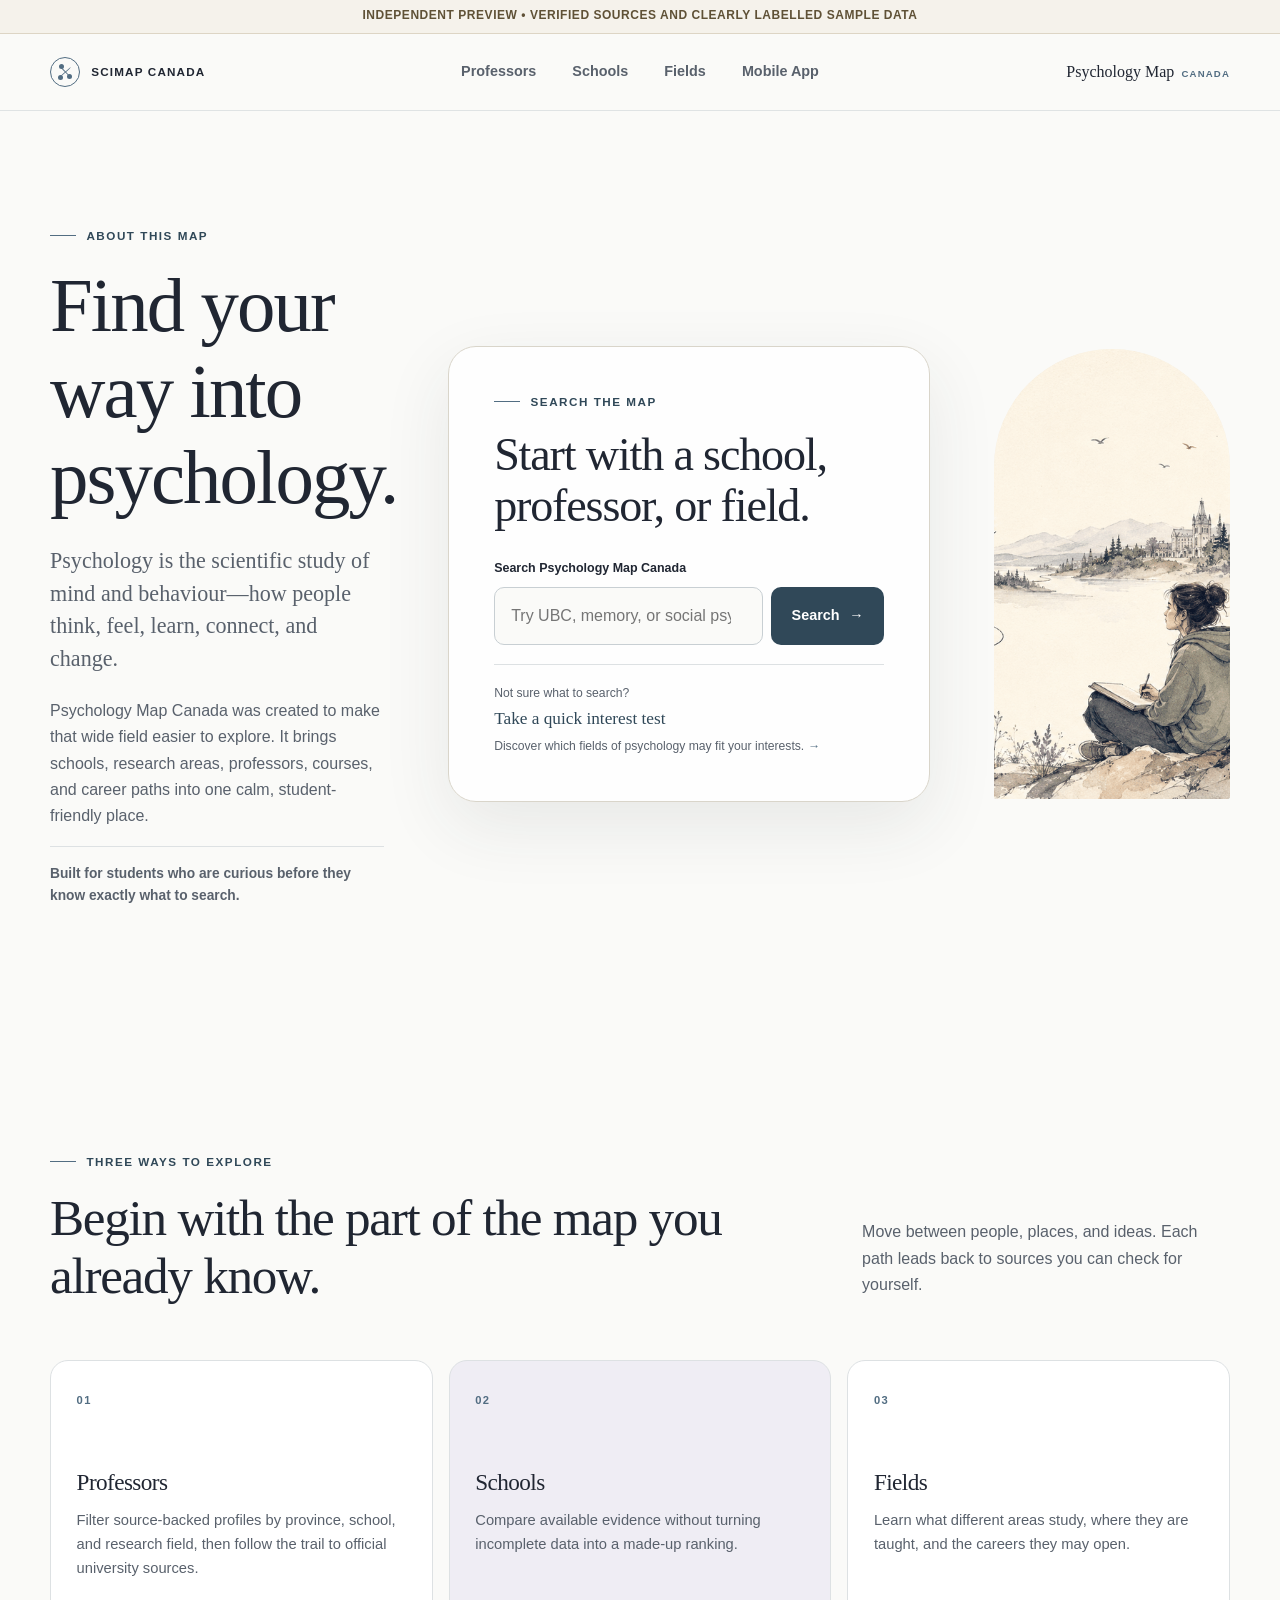
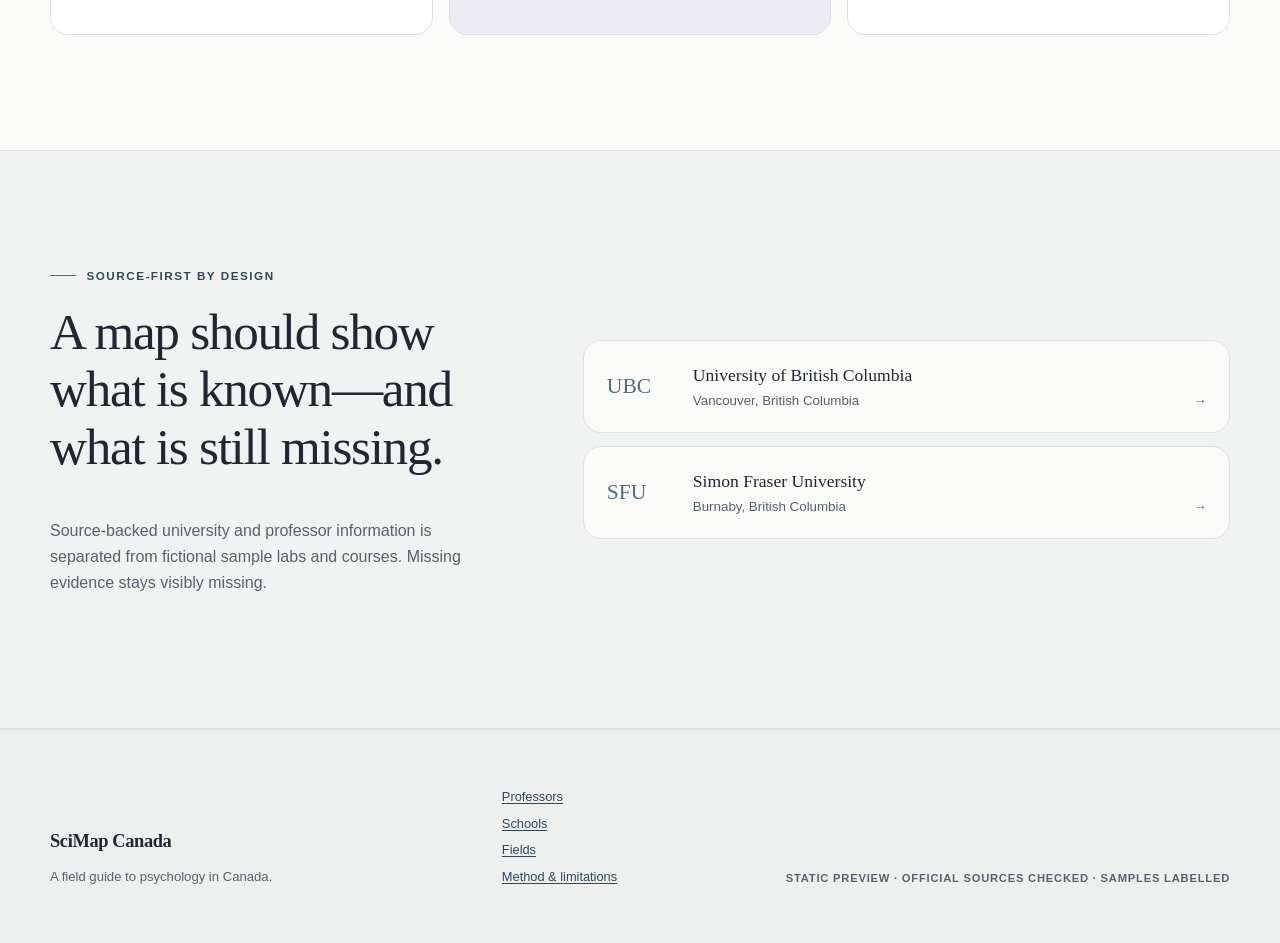
<file: docs/index.html>
<!doctype html>
<html lang="en-CA">
<head>
  <meta charset="utf-8">
  <meta name="viewport" content="width=device-width, initial-scale=1">
  <meta name="description" content="Explore Canadian psychology schools, professors, fields, courses, and career pathways.">
  <meta property="og:type" content="website">
  <meta property="og:title" content="Psychology Map Canada — Find your way into psychology">
  <meta property="og:description" content="Explore psychology fields, Canadian schools, source-backed professor profiles, courses, and careers in one source-first guide.">
  <meta property="og:url" content="https://psychology-map-canada.tonyyoung9838.chatgpt.site/">
  <meta property="og:image" content="https://psychology-map-canada.tonyyoung9838.chatgpt.site/assets/psychology-map-canada-social.png">
  <meta property="og:image:alt" content="A student writing beside a winding path, birds, and distant university buildings in a quiet ink-wash landscape.">
  <meta name="twitter:card" content="summary_large_image">
  <meta name="twitter:title" content="Psychology Map Canada — Find your way into psychology">
  <meta name="twitter:description" content="Explore psychology fields, Canadian schools, source-backed professor profiles, courses, and careers in one source-first guide.">
  <meta name="twitter:image" content="https://psychology-map-canada.tonyyoung9838.chatgpt.site/assets/psychology-map-canada-social.png">
  <meta name="twitter:image:alt" content="A student writing beside a winding path, birds, and distant university buildings in a quiet ink-wash landscape.">
  <title>Psychology Map Canada — Find your way into psychology</title>
  <link rel="icon" href="data:,">
  <link rel="stylesheet" href="css/style.css">
  <script type="module" src="js/app.js?v=20260908-1"></script>
</head>
<body data-page="home">
  <a class="skip-link" href="#main-content">Skip to main content</a>
  <div class="alpha-banner" role="note">Independent preview <span aria-hidden="true">•</span> Verified sources and clearly labelled sample data</div>
  <header class="site-header">
    <div class="shell header-inner">
      <a class="brand" href="index.html" aria-label="PsyMap Canada home">
        <span class="brand-mark" aria-hidden="true"><i></i><i></i><i></i></span>
        <span>PsyMap <em>Canada</em></span>
      </a>
      <nav aria-label="Primary navigation">
        <a href="explore.html">Explore</a>
        <a href="explore.html#universities">Universities</a>
        <a href="about.html">About</a>
      </nav>
    </div>
  </header>

  <main id="main-content">
    <section class="home-hero shell" aria-labelledby="home-title">
      <div class="home-about">
        <p class="eyebrow"><span></span>About this map</p>
        <h1 id="home-title">Find your way into psychology.</h1>
        <p class="home-definition">Psychology is the scientific study of mind and behaviour—how people think, feel, learn, connect, and change.</p>
        <p>Psychology Map Canada was created to make that wide field easier to explore. It brings schools, research areas, professors, courses, and career paths into one calm, student-friendly place.</p>
        <p class="home-purpose">Built for students who are curious before they know exactly what to search.</p>
      </div>

      <div class="home-discovery">
        <p class="eyebrow"><span></span>Search the map</p>
        <h2>Start with a school, professor, or field.</h2>
        <form class="site-search" id="site-search-form" role="search" novalidate>
          <label for="site-search-input">Search Psychology Map Canada</label>
          <div class="search-control">
            <input id="site-search-input" type="search" maxlength="100" autocomplete="off" placeholder="Try UBC, memory, or social psychology" role="combobox" aria-autocomplete="list" aria-controls="search-suggestions" aria-expanded="false">
            <button class="button button-primary" type="submit">Search <span aria-hidden="true">→</span></button>
            <ul class="search-suggestions" id="search-suggestions" role="listbox" hidden></ul>
          </div>
          <p class="visually-hidden" id="search-status" role="status" aria-live="polite"></p>
        </form>
        <a class="quiz-invitation" href="quiz.html">
          <span>Not sure what to search?</span>
          <strong>Take a quick interest test</strong>
          <small>Discover which fields of psychology may fit your interests. <i aria-hidden="true">→</i></small>
        </a>
      </div>

      <figure class="hero-illustration">
        <img src="assets/psychology-map-canada-social.png" alt="Ink-wash illustration of a student writing beside a winding path, distant university buildings, and birds.">
      </figure>
    </section>

    <section class="section shell" aria-labelledby="bridge-title">
      <div class="section-heading split-heading">
        <div>
          <p class="eyebrow"><span></span>Three ways to explore</p>
          <h2 id="bridge-title">Begin with the part of the map you already know.</h2>
        </div>
        <p>Move between people, places, and ideas. Each path leads back to sources you can check for yourself.</p>
      </div>
      <div class="principle-grid">
        <a class="principle-card portal-card" href="professors.html">
          <span class="card-number">01</span>
          <h3>Professors</h3>
          <p>Filter source-backed profiles by province, school, and research field, then follow the trail to official university sources.</p>
        </a>
        <a class="principle-card portal-card" href="schools.html">
          <span class="card-number">02</span>
          <h3>Schools</h3>
          <p>Compare available evidence without turning incomplete data into a made-up ranking.</p>
        </a>
        <a class="principle-card portal-card" href="fields.html">
          <span class="card-number">03</span>
          <h3>Fields</h3>
          <p>Learn what different areas study, where they are taught, and the careers they may open.</p>
        </a>
      </div>
    </section>

    <section class="section section-tint">
      <div class="shell university-intro">
        <div>
          <p class="eyebrow"><span></span>Source-first by design</p>
          <h2>A map should show what is known—and what is still missing.</h2>
          <p>Source-backed university and professor information is separated from fictional sample labs and courses. Missing evidence stays visibly missing.</p>
        </div>
        <div class="university-mini-grid">
          <a class="university-mini" href="university.html?id=ubc"><span>UBC</span><strong>University of British Columbia</strong><small>Vancouver, British Columbia <i aria-hidden="true">→</i></small></a>
          <a class="university-mini" href="university.html?id=sfu"><span>SFU</span><strong>Simon Fraser University</strong><small>Burnaby, British Columbia <i aria-hidden="true">→</i></small></a>
        </div>
      </div>
    </section>
  </main>

  <footer class="site-footer">
    <div class="shell footer-inner">
      <div><a class="brand brand-footer" href="index.html">PsyMap <em>Canada</em></a><p>A student-friendly path into Psychology research.</p></div>
      <div class="footer-links"><a href="explore.html">Explore topics</a><a href="about.html">Methodology &amp; limitations</a></div>
      <p class="footer-note">Static preview · Official sources checked · Samples labelled</p>
    </div>
  </footer>
</body>
</html>
</file>
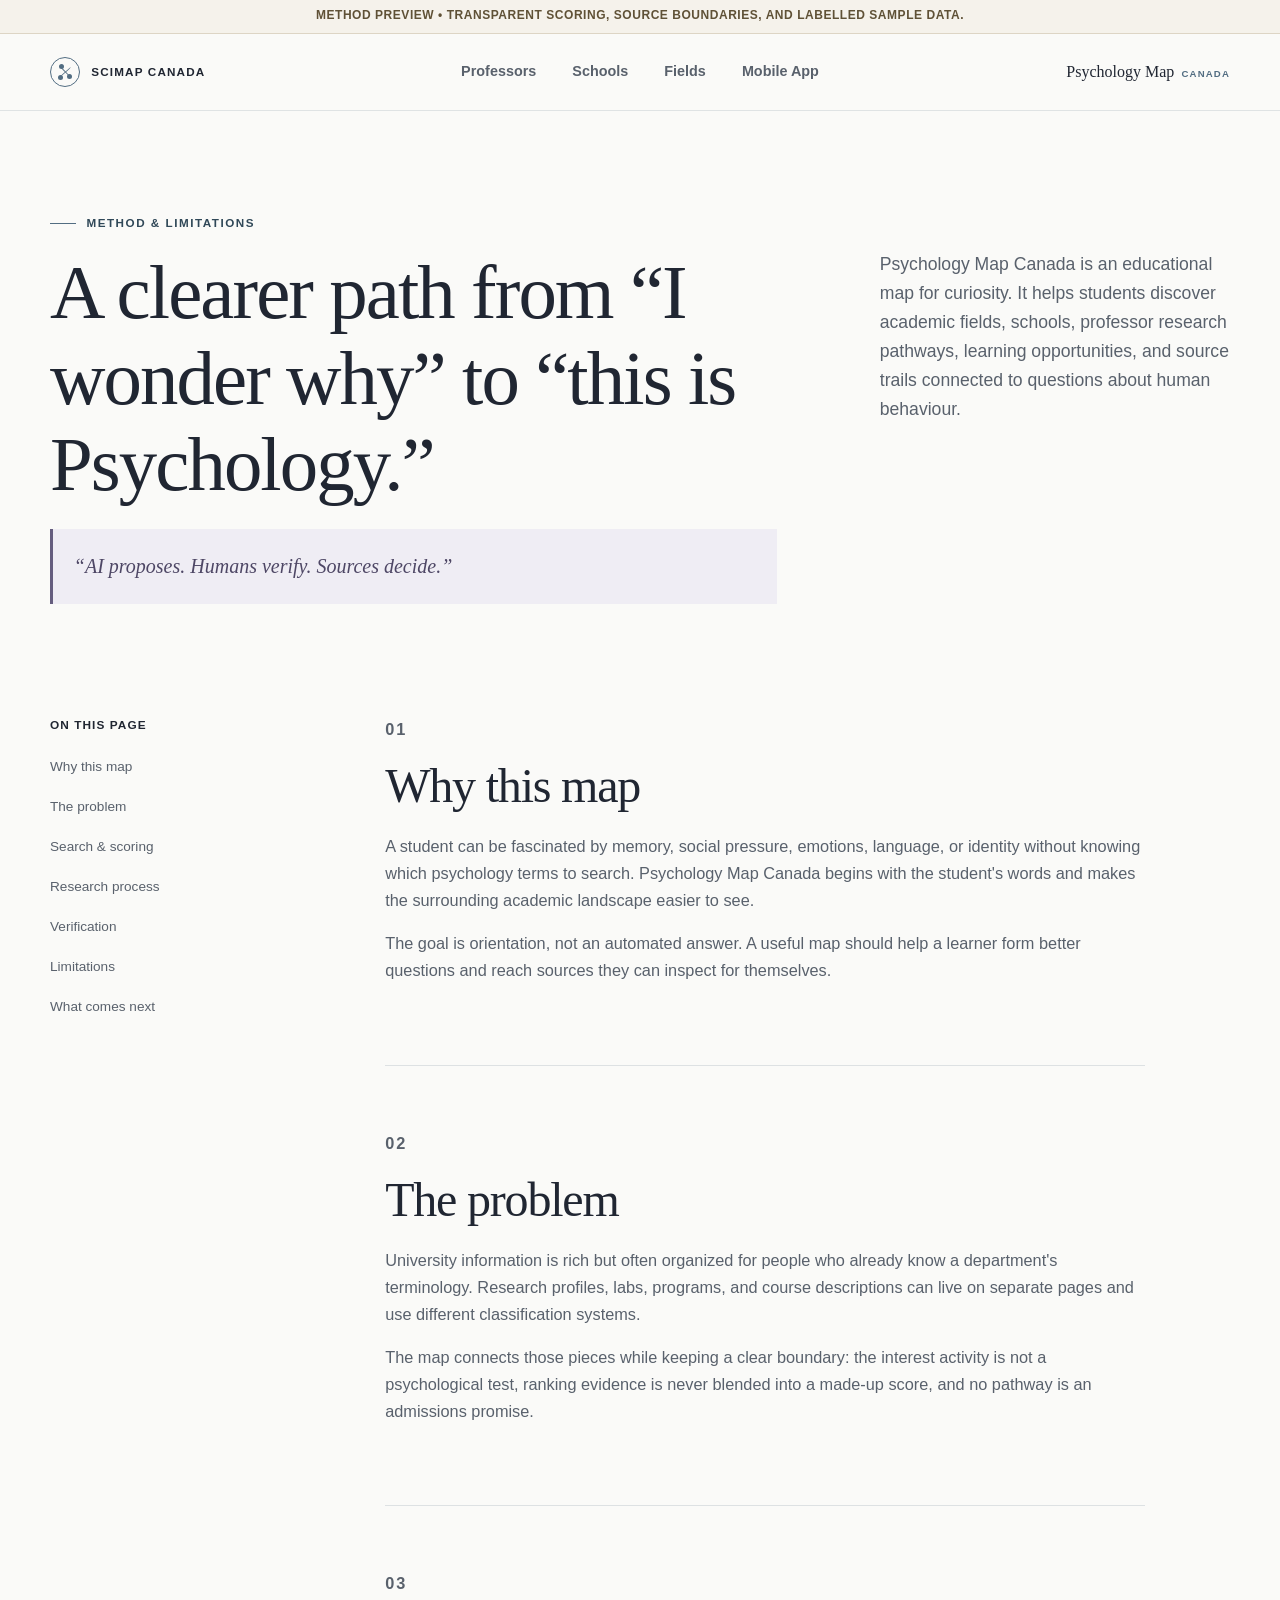
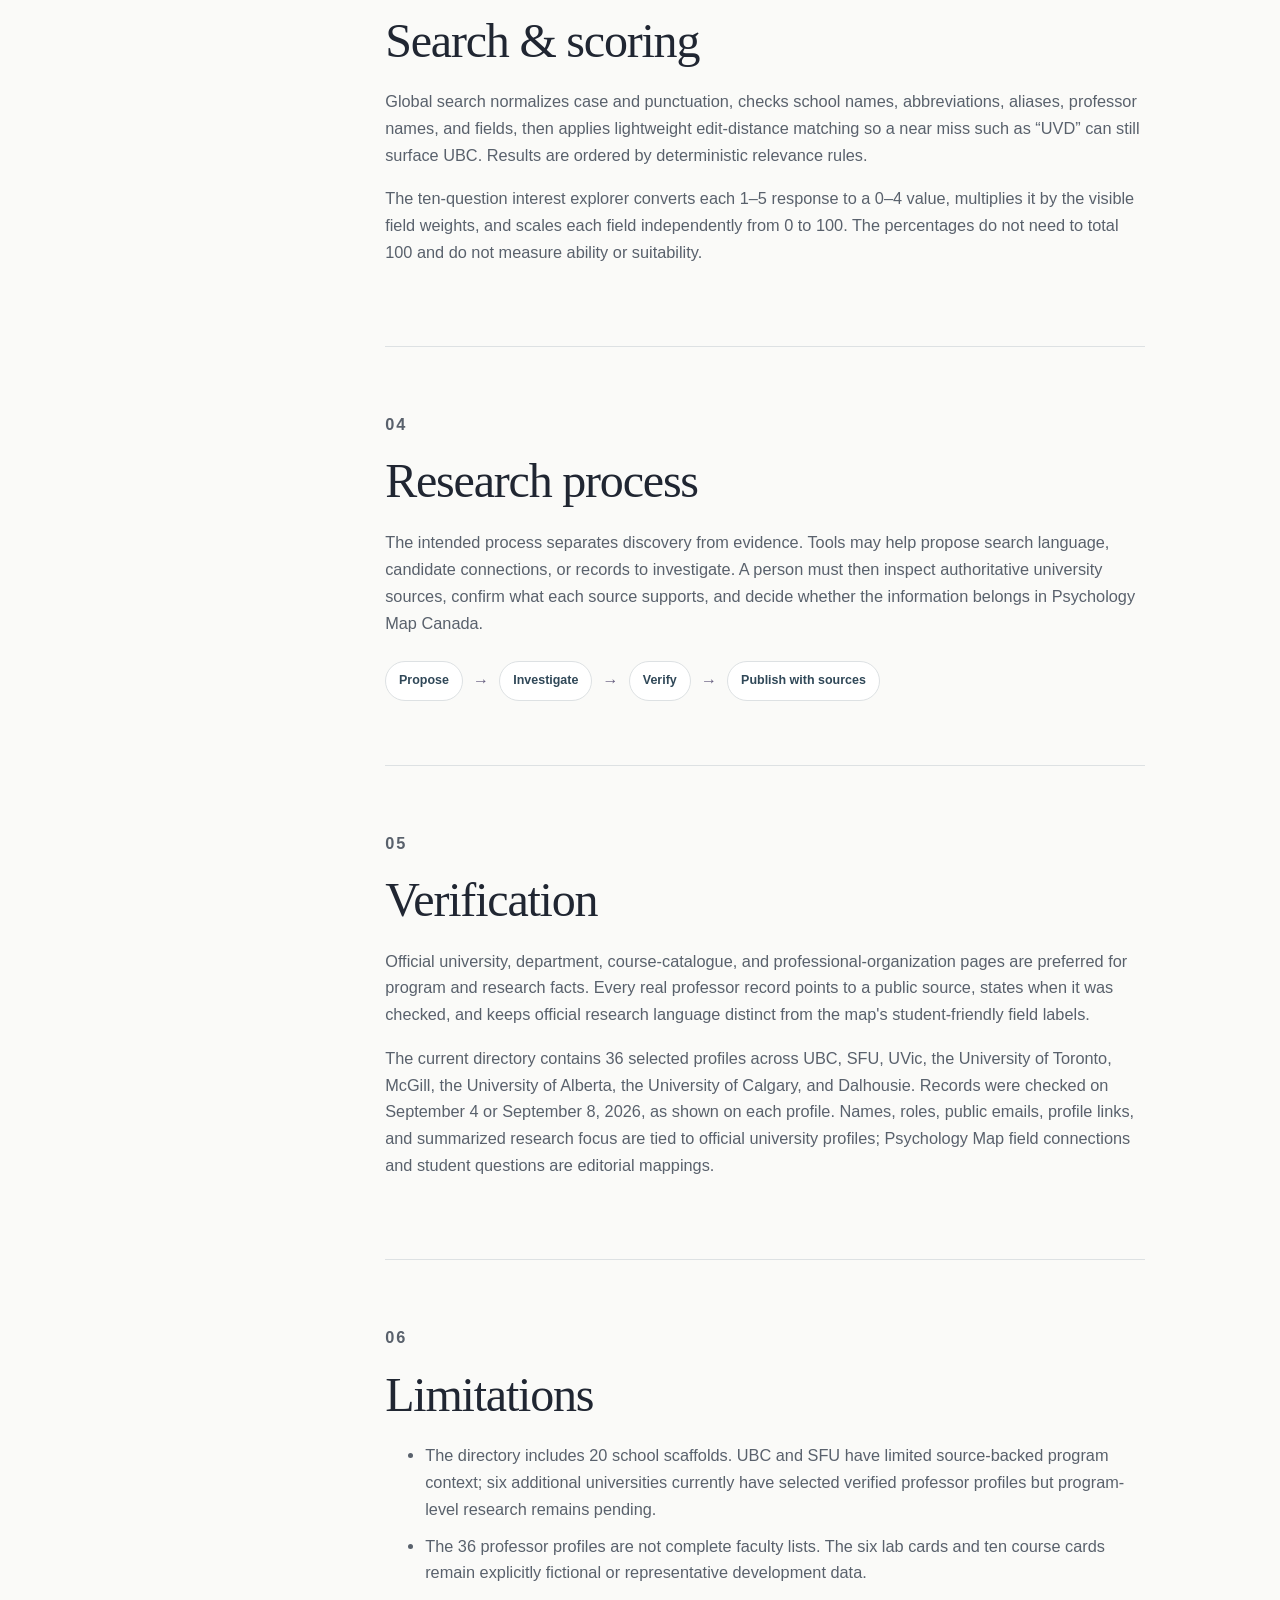
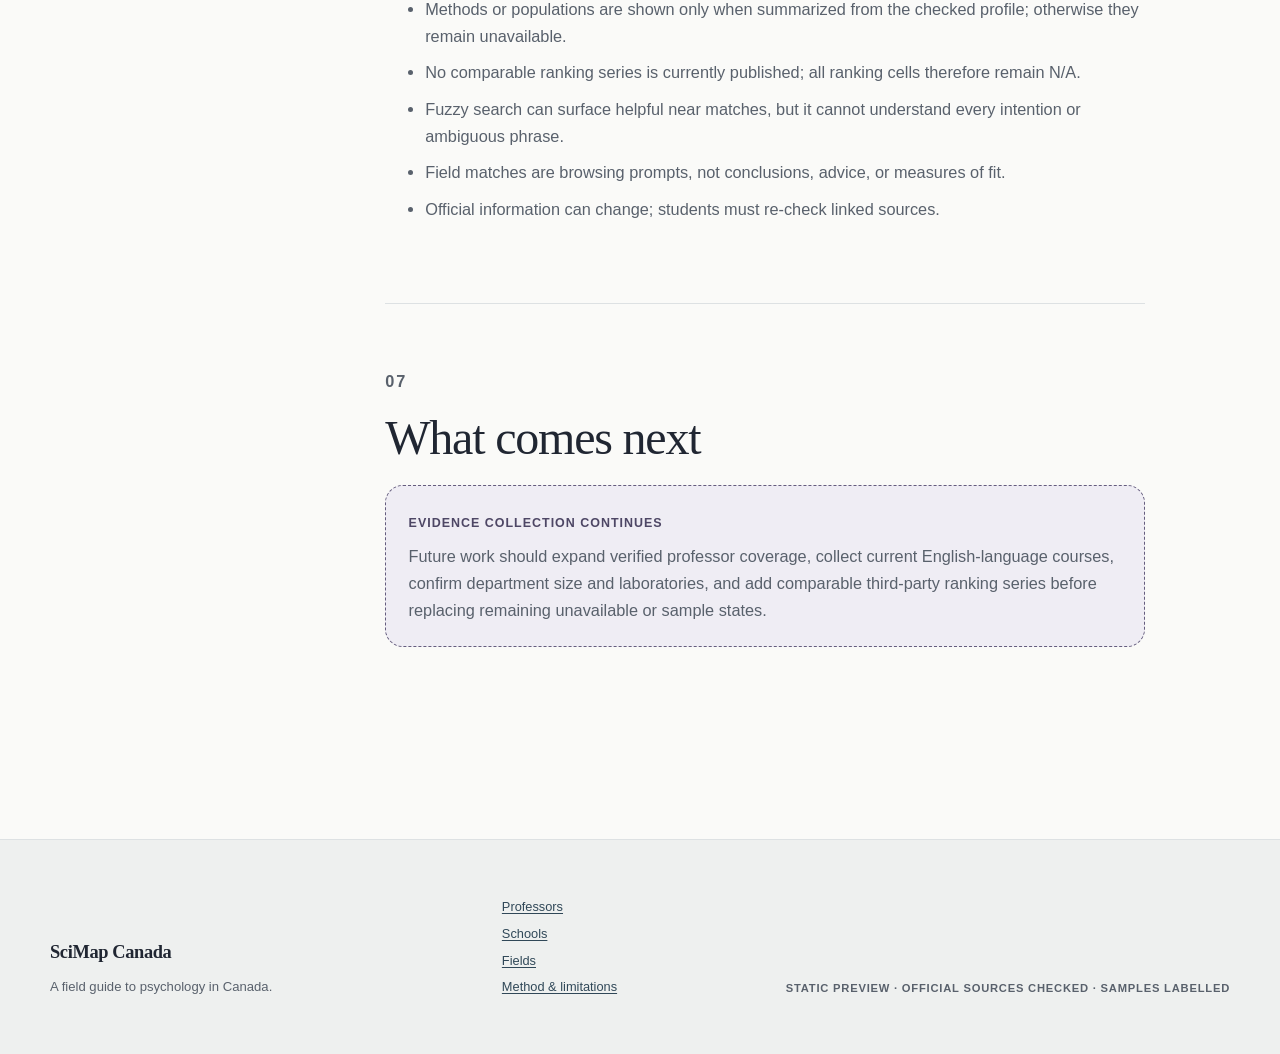
<file: docs/about.html>
<!doctype html>
<html lang="en-CA">
<head>
  <meta charset="utf-8">
  <meta name="viewport" content="width=device-width, initial-scale=1">
  <meta name="description" content="How Psychology Map Canada handles search, interest exploration, sources, sample data, and current limitations.">
  <meta property="og:type" content="website">
  <meta property="og:title" content="Method &amp; Limitations — Psychology Map Canada">
  <meta property="og:description" content="Read how search, interest scoring, source verification, missing evidence, and sample data are handled.">
  <meta property="og:url" content="https://psychology-map-canada.tonyyoung9838.chatgpt.site/about.html">
  <meta property="og:image" content="https://psychology-map-canada.tonyyoung9838.chatgpt.site/assets/psychology-map-canada-social.png">
  <meta name="twitter:card" content="summary_large_image">
  <meta name="twitter:title" content="Method &amp; Limitations — Psychology Map Canada">
  <meta name="twitter:description" content="Read how search, interest scoring, source verification, missing evidence, and sample data are handled.">
  <meta name="twitter:image" content="https://psychology-map-canada.tonyyoung9838.chatgpt.site/assets/psychology-map-canada-social.png">
  <title>Method &amp; Limitations — Psychology Map Canada</title>
  <link rel="icon" href="data:,">
  <link rel="stylesheet" href="css/style.css">
  <script type="module" src="js/app.js?v=20260908-1"></script>
</head>
<body data-page="about">
  <a class="skip-link" href="#main-content">Skip to main content</a>
  <div class="alpha-banner" role="note">Method preview <span aria-hidden="true">•</span> Transparent scoring, source boundaries, and labelled sample data.</div>
  <header class="site-header"><div class="shell header-inner"><a class="brand" href="index.html" aria-label="PsyMap Canada home"><span class="brand-mark" aria-hidden="true"><i></i><i></i><i></i></span><span>PsyMap <em>Canada</em></span></a><nav aria-label="Primary navigation"><a href="explore.html">Explore</a><a href="explore.html#universities">Universities</a><a href="about.html" aria-current="page">About</a></nav></div></header>

  <main id="main-content" class="page-main">
    <section class="about-hero shell">
      <p class="eyebrow"><span></span>Method &amp; limitations</p>
      <h1>A clearer path from “I wonder why” to “this is Psychology.”</h1>
      <p>Psychology Map Canada is an educational map for curiosity. It helps students discover academic fields, schools, professor research pathways, learning opportunities, and source trails connected to questions about human behaviour.</p>
      <blockquote>“AI proposes. Humans verify. Sources decide.”</blockquote>
    </section>

    <div class="shell about-layout">
      <aside class="about-nav" aria-label="On this page"><strong>On this page</strong><a href="#why">Why this map</a><a href="#problem">The problem</a><a href="#methodology">Search &amp; scoring</a><a href="#human-ai">Research process</a><a href="#verification">Verification</a><a href="#limitations">Limitations</a><a href="#learned">What comes next</a></aside>
      <div class="prose">
        <section id="why"><p class="section-index">01</p><h2>Why this map</h2><p>A student can be fascinated by memory, social pressure, emotions, language, or identity without knowing which psychology terms to search. Psychology Map Canada begins with the student's words and makes the surrounding academic landscape easier to see.</p><p>The goal is orientation, not an automated answer. A useful map should help a learner form better questions and reach sources they can inspect for themselves.</p></section>
        <section id="problem"><p class="section-index">02</p><h2>The problem</h2><p>University information is rich but often organized for people who already know a department's terminology. Research profiles, labs, programs, and course descriptions can live on separate pages and use different classification systems.</p><p>The map connects those pieces while keeping a clear boundary: the interest activity is not a psychological test, ranking evidence is never blended into a made-up score, and no pathway is an admissions promise.</p></section>
        <section id="methodology"><p class="section-index">03</p><h2>Search &amp; scoring</h2><p>Global search normalizes case and punctuation, checks school names, abbreviations, aliases, professor names, and fields, then applies lightweight edit-distance matching so a near miss such as “UVD” can still surface UBC. Results are ordered by deterministic relevance rules.</p><p>The ten-question interest explorer converts each 1–5 response to a 0–4 value, multiplies it by the visible field weights, and scales each field independently from 0 to 100. The percentages do not need to total 100 and do not measure ability or suitability.</p></section>
        <section id="human-ai"><p class="section-index">04</p><h2>Research process</h2><p>The intended process separates discovery from evidence. Tools may help propose search language, candidate connections, or records to investigate. A person must then inspect authoritative university sources, confirm what each source supports, and decide whether the information belongs in Psychology Map Canada.</p><div class="process-line" role="list" aria-label="Research process"><span role="listitem">Propose</span><i aria-hidden="true">→</i><span role="listitem">Investigate</span><i aria-hidden="true">→</i><span role="listitem">Verify</span><i aria-hidden="true">→</i><span role="listitem">Publish with sources</span></div></section>
        <section id="verification"><p class="section-index">05</p><h2>Verification</h2><p>Official university, department, course-catalogue, and professional-organization pages are preferred for program and research facts. Every real professor record points to a public source, states when it was checked, and keeps official research language distinct from the map's student-friendly field labels.</p><p>The current directory contains 36 selected profiles across UBC, SFU, UVic, the University of Toronto, McGill, the University of Alberta, the University of Calgary, and Dalhousie. Records were checked on September 4 or September 8, 2026, as shown on each profile. Names, roles, public emails, profile links, and summarized research focus are tied to official university profiles; Psychology Map field connections and student questions are editorial mappings.</p></section>
        <section id="limitations"><p class="section-index">06</p><h2>Limitations</h2><ul><li>The directory includes 20 school scaffolds. UBC and SFU have limited source-backed program context; six additional universities currently have selected verified professor profiles but program-level research remains pending.</li><li>The 36 professor profiles are not complete faculty lists. The six lab cards and ten course cards remain explicitly fictional or representative development data.</li><li>Methods or populations are shown only when summarized from the checked profile; otherwise they remain unavailable.</li><li>No comparable ranking series is currently published; all ranking cells therefore remain N/A.</li><li>Fuzzy search can surface helpful near matches, but it cannot understand every intention or ambiguous phrase.</li><li>Field matches are browsing prompts, not conclusions, advice, or measures of fit.</li><li>Official information can change; students must re-check linked sources.</li></ul></section>
        <section id="learned"><p class="section-index">07</p><h2>What comes next</h2><div class="placeholder-note"><strong>Evidence collection continues</strong><p>Future work should expand verified professor coverage, collect current English-language courses, confirm department size and laboratories, and add comparable third-party ranking series before replacing remaining unavailable or sample states.</p></div></section>
      </div>
    </div>
  </main>

  <footer class="site-footer"><div class="shell footer-inner"><div><a class="brand brand-footer" href="index.html">PsyMap <em>Canada</em></a><p>A student-friendly path into Psychology research.</p></div><div class="footer-links"><a href="explore.html">Explore topics</a><a href="about.html">Methodology &amp; limitations</a></div><p class="footer-note">Static preview · Official sources checked · Samples labelled</p></div></footer>
</body>
</html>
</file>
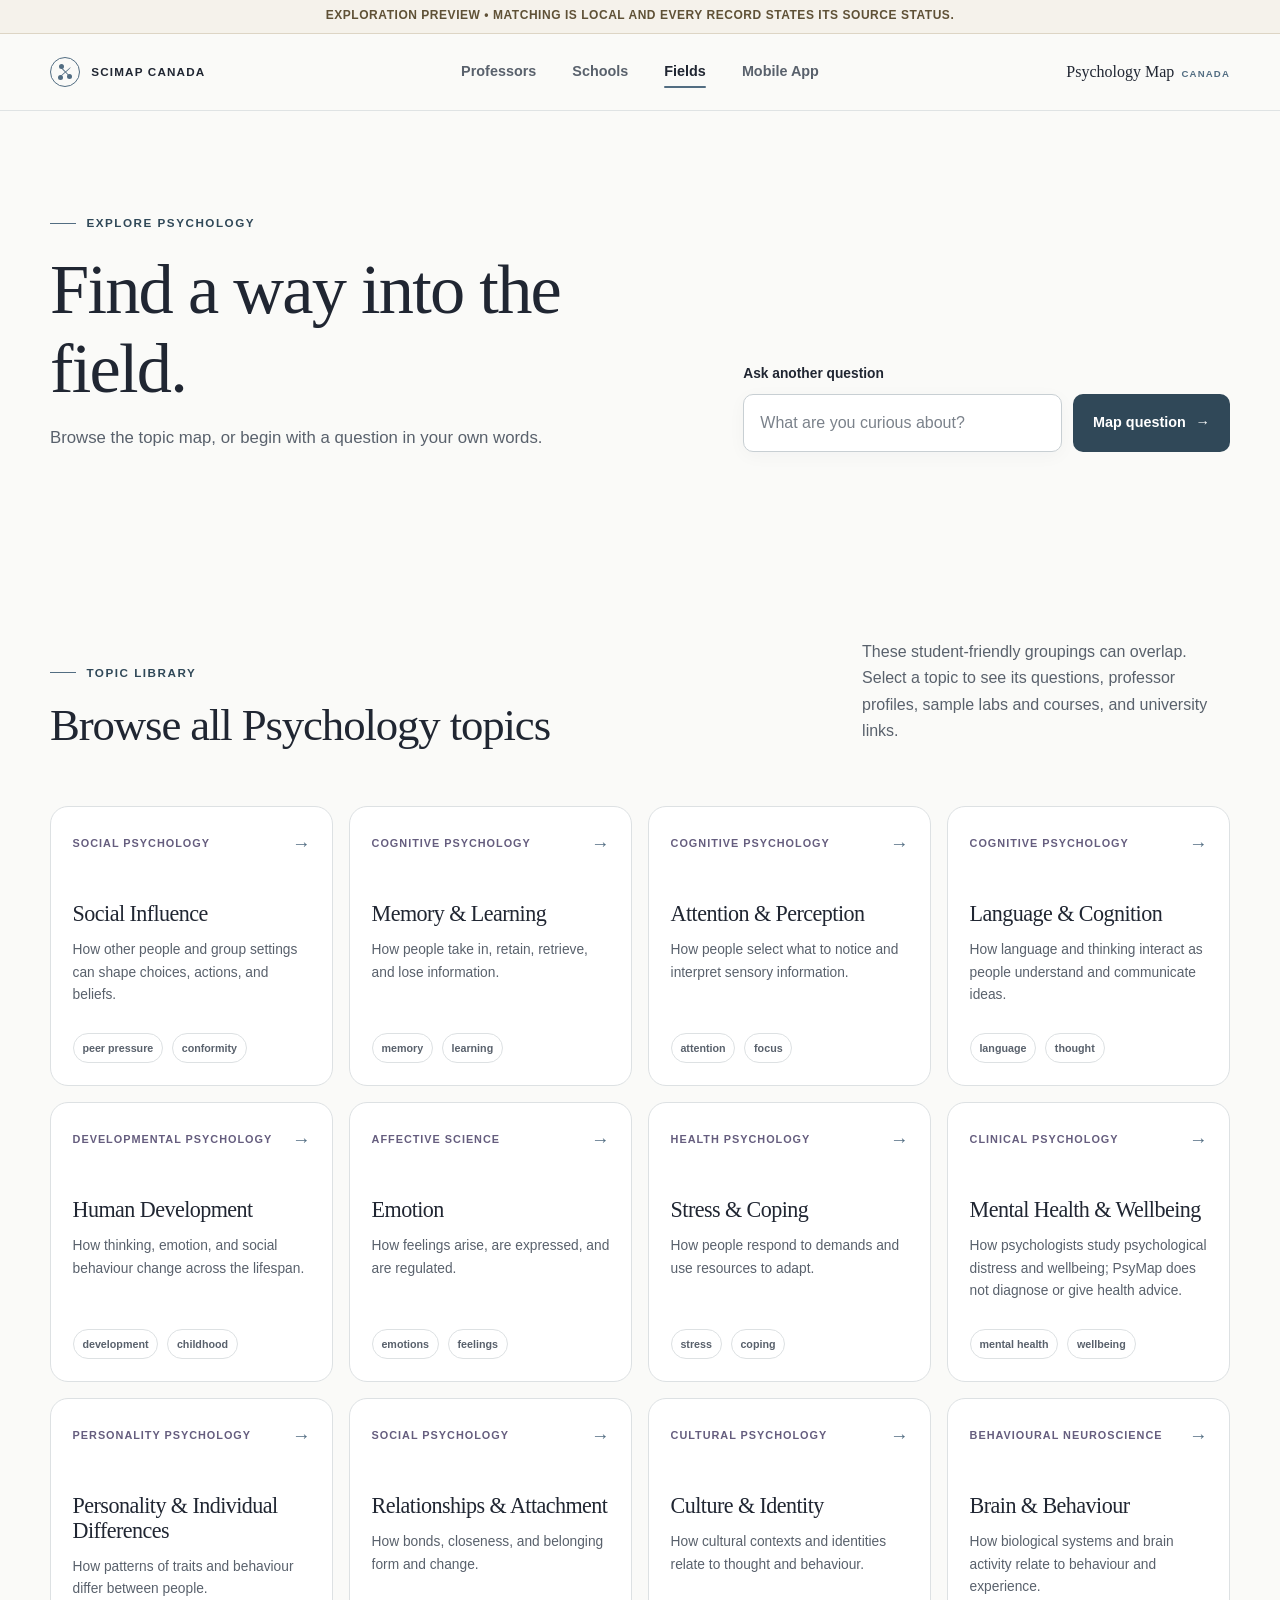
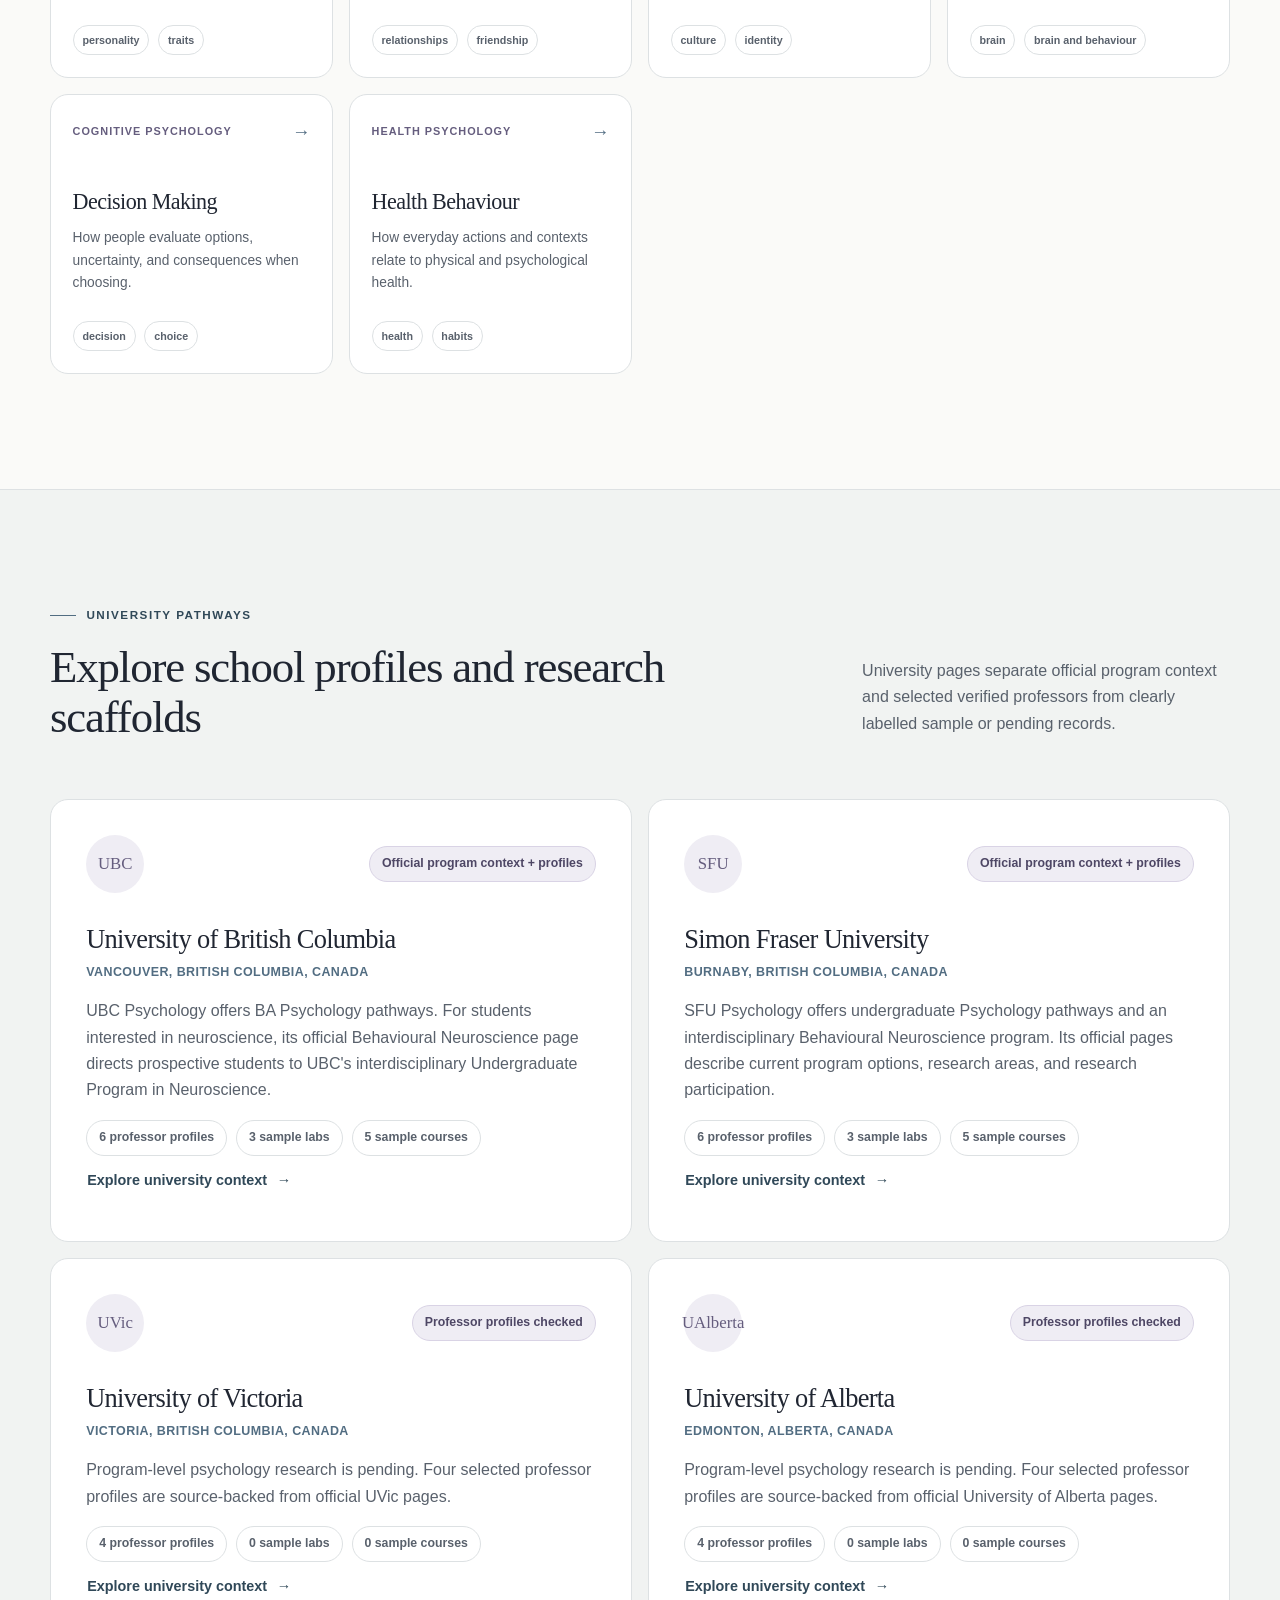
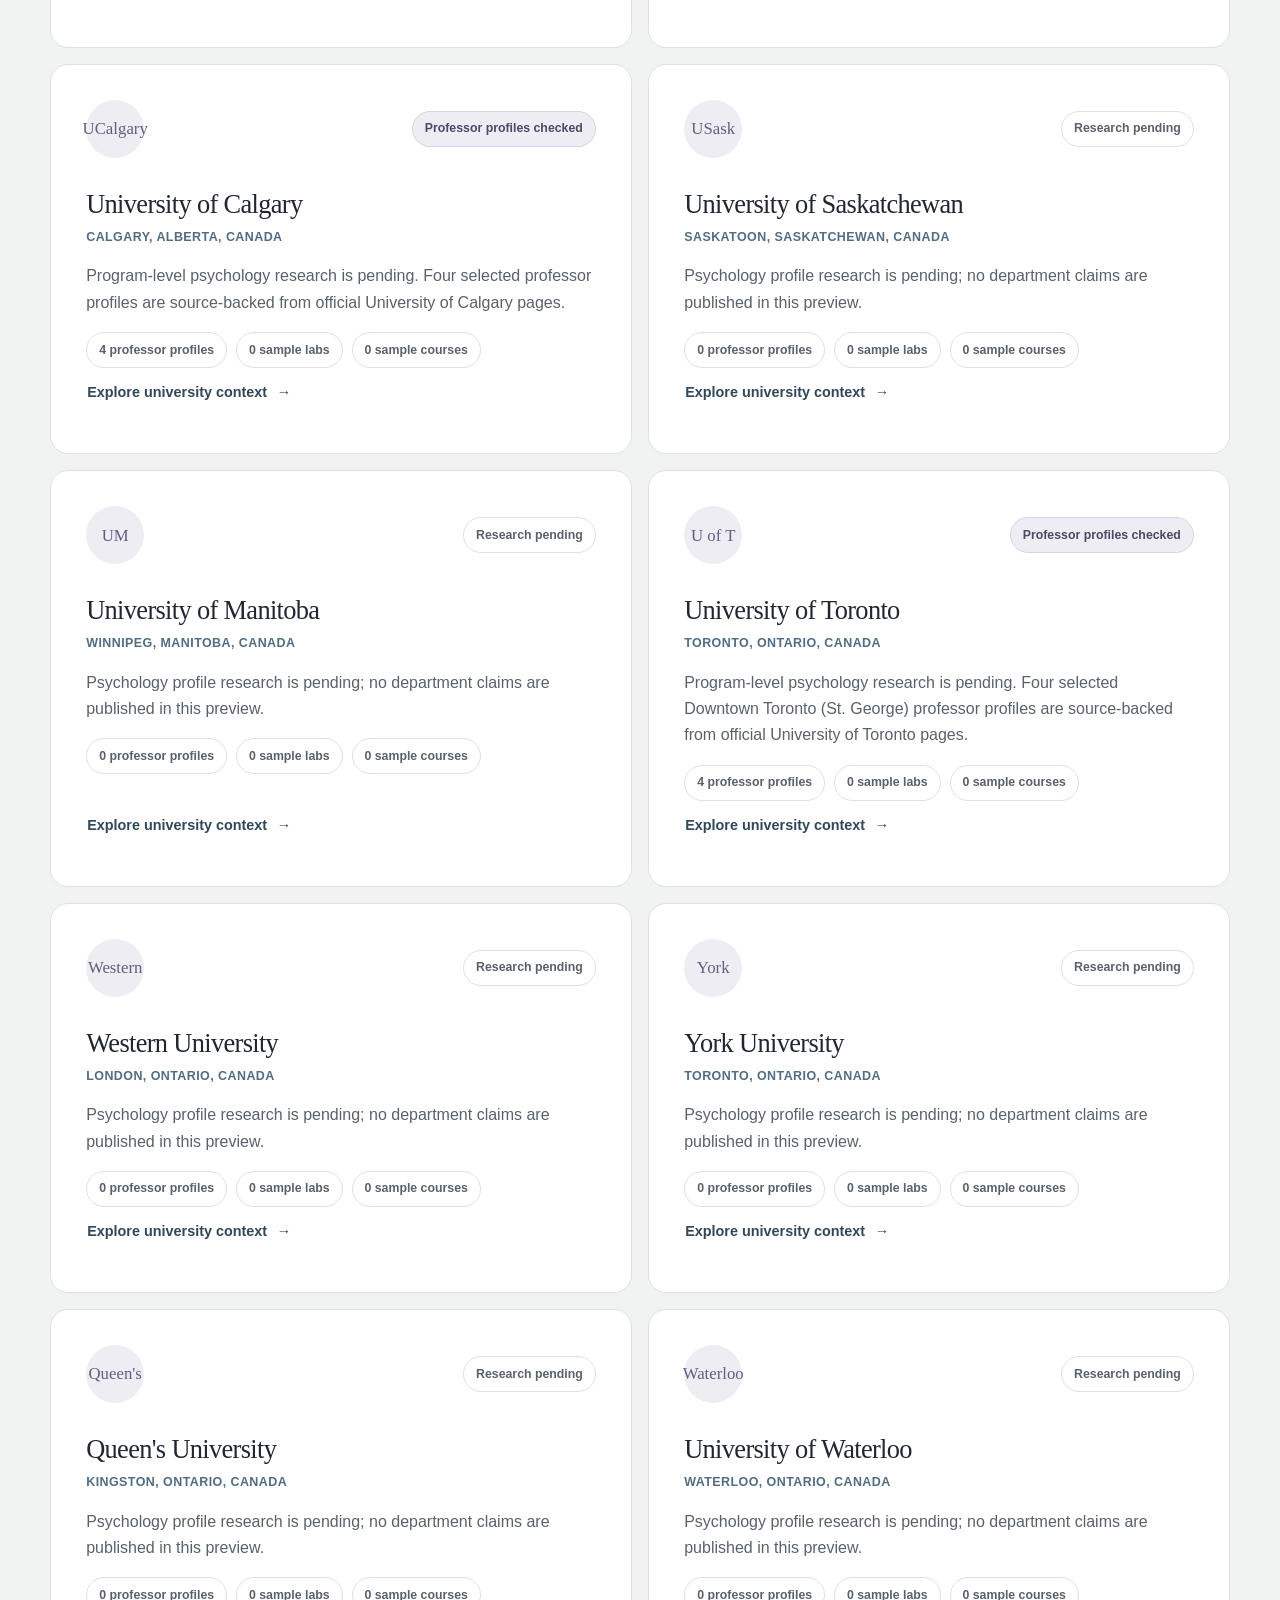
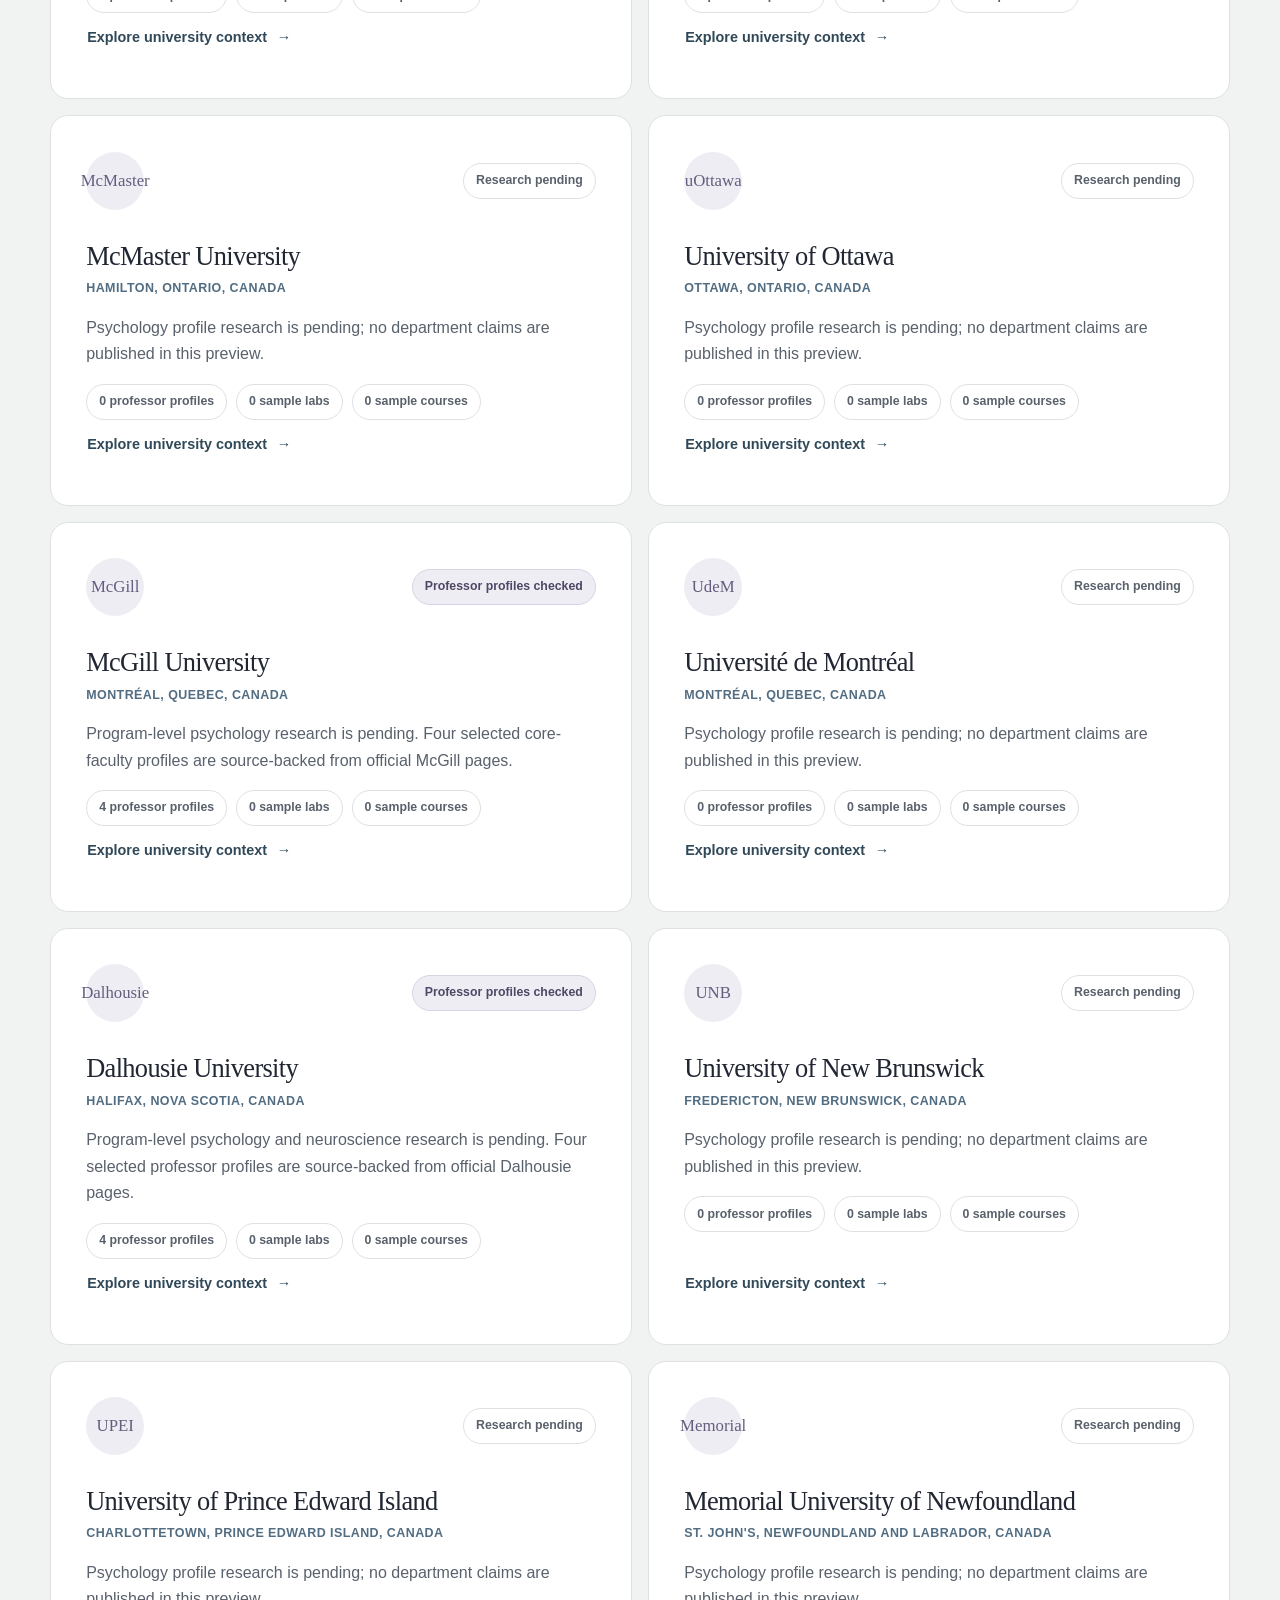
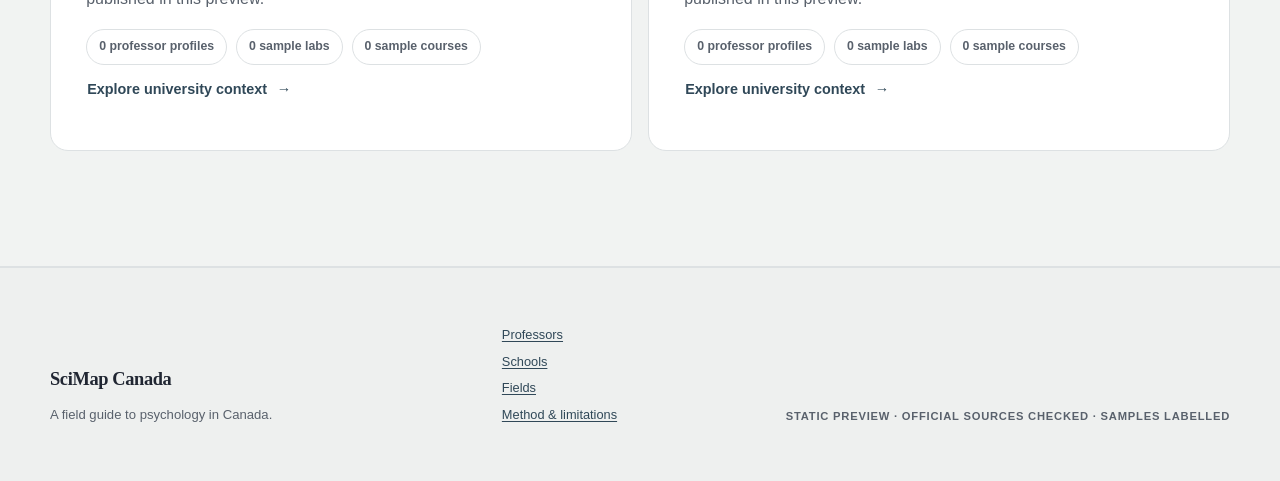
<file: docs/explore.html>
<!doctype html>
<html lang="en-CA">
<head>
  <meta charset="utf-8">
  <meta name="viewport" content="width=device-width, initial-scale=1">
  <meta name="description" content="Browse Psychology topics or map a question to possible fields of study.">
  <meta property="og:type" content="website">
  <meta property="og:title" content="Question Explorer — Psychology Map Canada">
  <meta property="og:description" content="Map a question about human behaviour to connected psychology fields and source trails.">
  <meta property="og:url" content="https://psychology-map-canada.tonyyoung9838.chatgpt.site/explore.html">
  <meta property="og:image" content="https://psychology-map-canada.tonyyoung9838.chatgpt.site/assets/psychology-map-canada-social.png">
  <meta name="twitter:card" content="summary_large_image">
  <meta name="twitter:title" content="Question Explorer — Psychology Map Canada">
  <meta name="twitter:description" content="Map a question about human behaviour to connected psychology fields and source trails.">
  <meta name="twitter:image" content="https://psychology-map-canada.tonyyoung9838.chatgpt.site/assets/psychology-map-canada-social.png">
  <title>Question Explorer — Psychology Map Canada</title>
  <link rel="icon" href="data:,">
  <link rel="stylesheet" href="css/style.css">
  <script type="module" src="js/app.js?v=20260908-1"></script>
</head>
<body data-page="explore">
  <a class="skip-link" href="#main-content">Skip to main content</a>
  <div class="alpha-banner" role="note">Exploration preview <span aria-hidden="true">•</span> Matching is local and every record states its source status.</div>
  <header class="site-header">
    <div class="shell header-inner">
      <a class="brand" href="index.html" aria-label="PsyMap Canada home"><span class="brand-mark" aria-hidden="true"><i></i><i></i><i></i></span><span>PsyMap <em>Canada</em></span></a>
      <nav aria-label="Primary navigation"><a href="explore.html" aria-current="page">Explore</a><a href="#universities">Universities</a><a href="about.html">About</a></nav>
    </div>
  </header>

  <main id="main-content" class="page-main">
    <section class="explore-head shell">
      <p class="eyebrow"><span></span>Explore Psychology</p>
      <div class="explore-title-row">
        <div><h1 id="explore-title">Find a way into the field.</h1><p id="explore-intro">Browse the topic map, or begin with a question in your own words.</p></div>
        <form class="question-form compact-form" id="question-form" action="explore.html" method="get">
          <label for="question-input">Ask another question</label>
          <div class="input-row"><input id="question-input" name="q" type="search" maxlength="240" autocomplete="off" placeholder="What are you curious about?" required><button class="button button-primary" type="submit" aria-label="Map question"><span class="desktop-label">Map question</span><span class="mobile-label">Map</span> <span aria-hidden="true">→</span></button></div>
        </form>
      </div>
    </section>

    <section class="section shell results-section" id="question-results" hidden aria-labelledby="result-heading">
      <div id="question-context"></div>
      <h2 class="results-title" id="result-heading">Connections for your question</h2>
      <div id="match-message" class="callout" role="status" aria-live="polite"></div>
      <div id="matched-topics" class="topic-grid"></div>
    </section>

    <section class="section shell" aria-labelledby="browse-heading">
      <div class="section-heading split-heading compact-heading">
        <div><p class="eyebrow"><span></span>Topic library</p><h2 id="browse-heading">Browse all Psychology topics</h2></div>
        <p>These student-friendly groupings can overlap. Select a topic to see its questions, professor profiles, sample labs and courses, and university links.</p>
      </div>
      <div id="topic-browser" class="topic-grid"><div class="loading-state" role="status">Loading topics…</div></div>
    </section>

    <section class="section section-tint" id="universities" aria-labelledby="universities-heading">
      <div class="shell">
        <div class="section-heading split-heading compact-heading"><div><p class="eyebrow"><span></span>University pathways</p><h2 id="universities-heading">Explore school profiles and research scaffolds</h2></div><p>University pages separate official program context and selected verified professors from clearly labelled sample or pending records.</p></div>
        <div id="university-browser" class="university-grid"><div class="loading-state" role="status">Loading universities…</div></div>
      </div>
    </section>
  </main>

  <footer class="site-footer"><div class="shell footer-inner"><div><a class="brand brand-footer" href="index.html">PsyMap <em>Canada</em></a><p>A student-friendly path into Psychology research.</p></div><div class="footer-links"><a href="explore.html">Explore topics</a><a href="about.html">Methodology &amp; limitations</a></div><p class="footer-note">Static preview · Official sources checked · Samples labelled</p></div></footer>
</body>
</html>
</file>
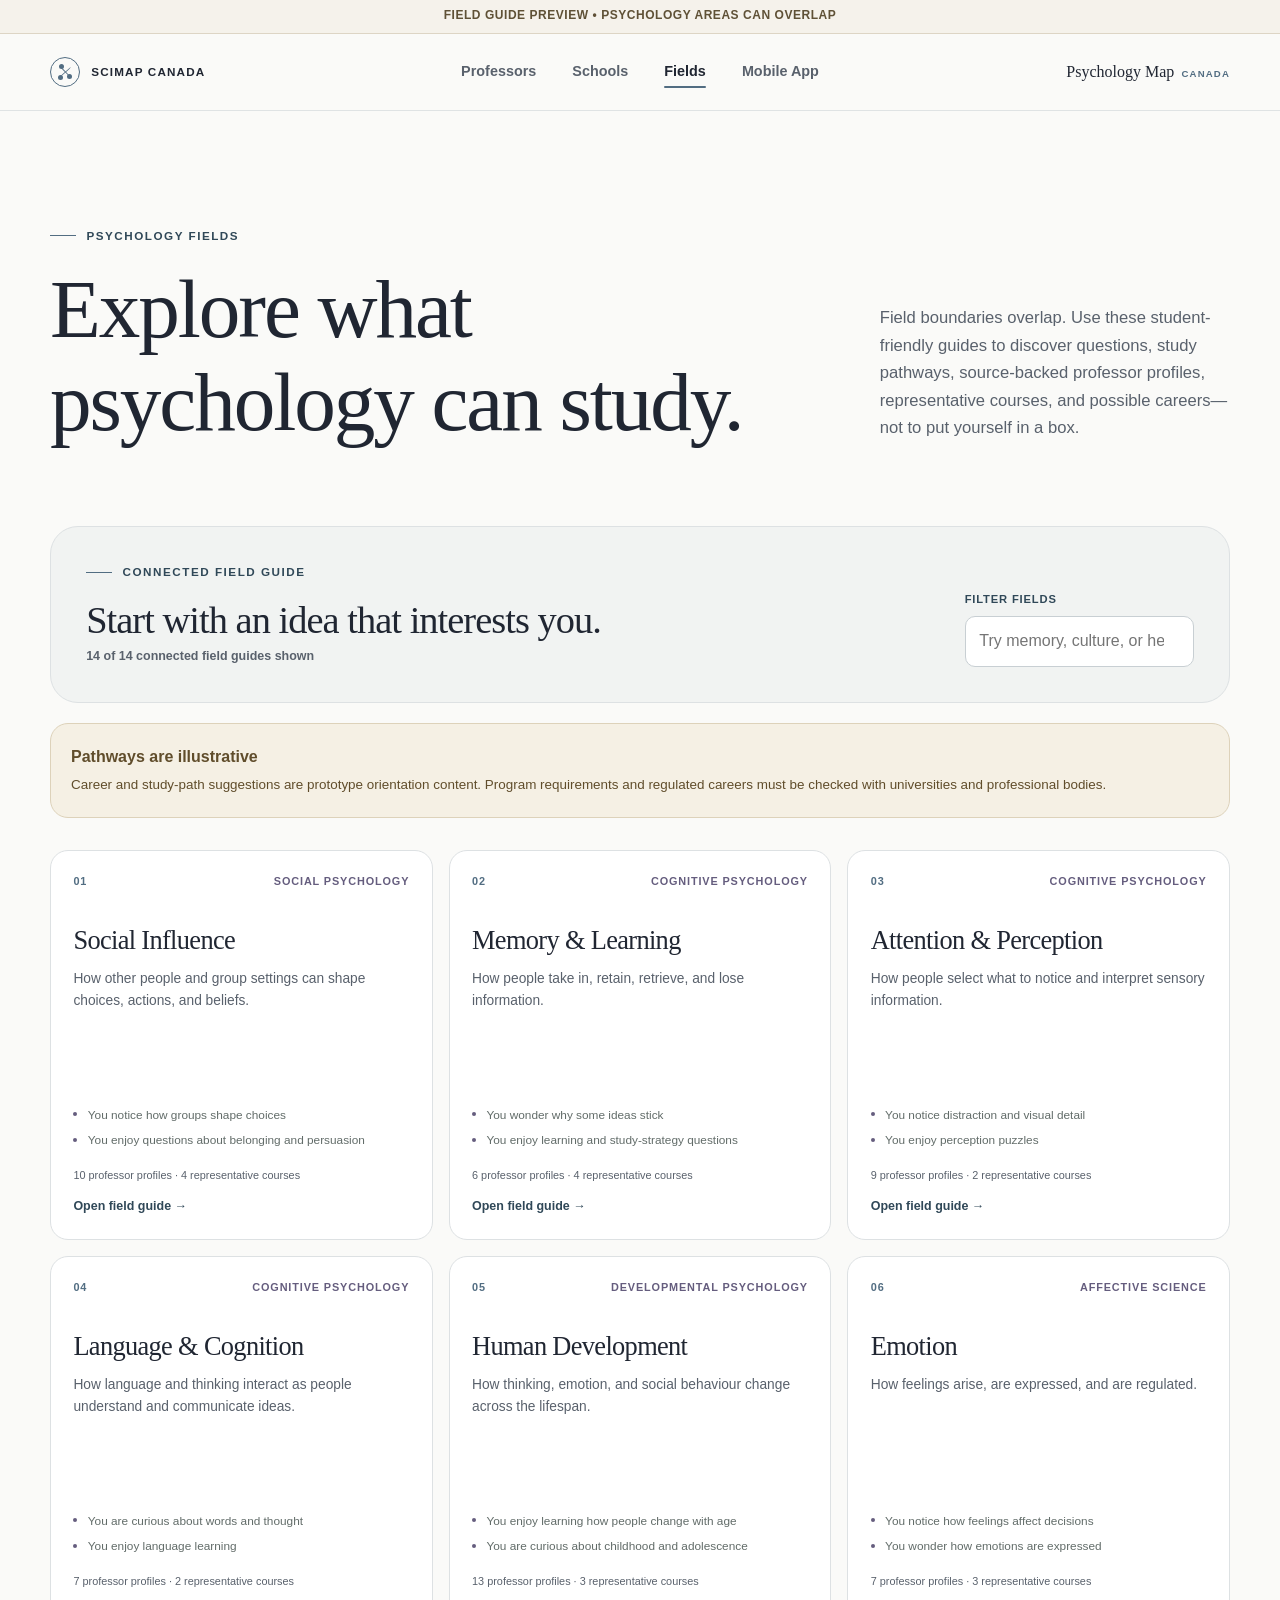
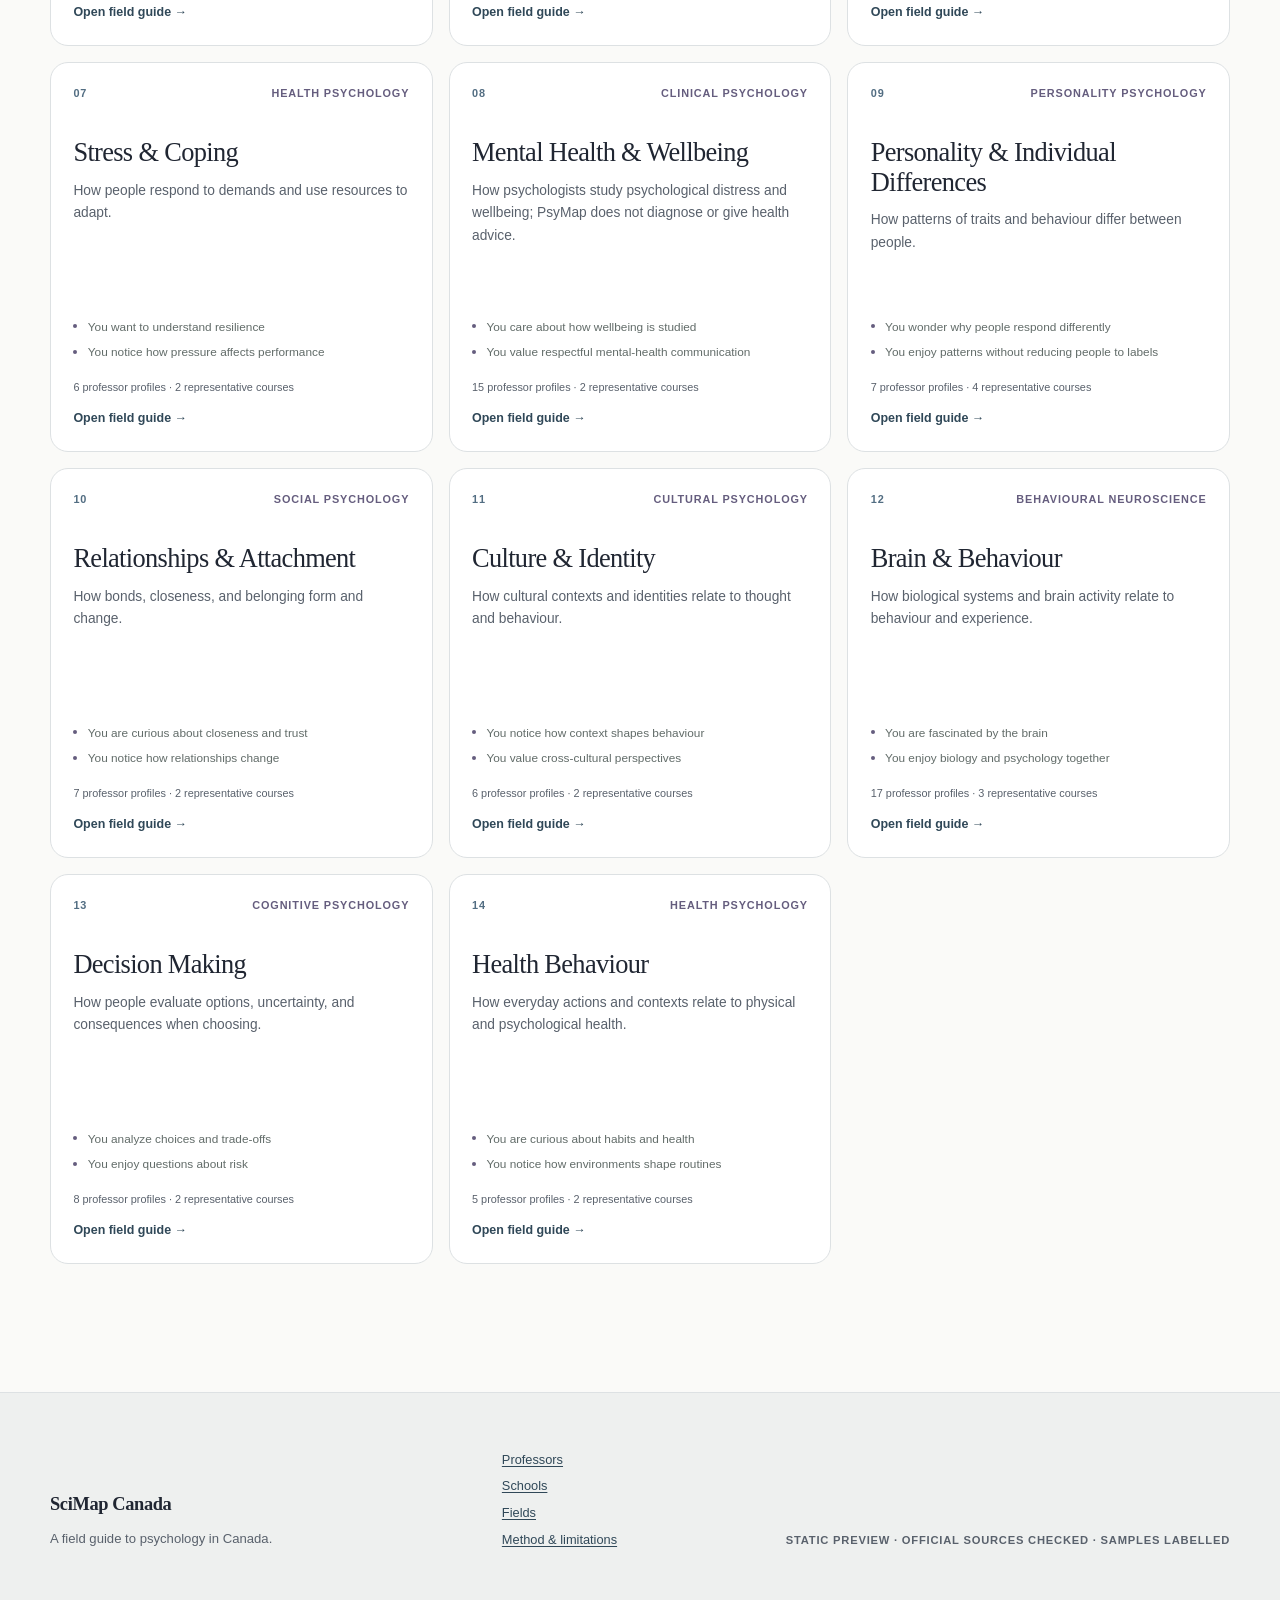
<file: docs/fields.html>
<!doctype html>
<html lang="en-CA">
<head>
  <meta charset="utf-8">
  <meta name="viewport" content="width=device-width, initial-scale=1">
  <meta name="description" content="Explore psychology fields, questions, study pathways, and careers.">
  <meta property="og:type" content="website">
  <meta property="og:title" content="Fields — Psychology Map Canada">
  <meta property="og:description" content="Explore connected psychology fields, student interests, study pathways, sample courses, and possible careers.">
  <meta property="og:url" content="https://psychology-map-canada.tonyyoung9838.chatgpt.site/fields.html">
  <meta property="og:image" content="https://psychology-map-canada.tonyyoung9838.chatgpt.site/assets/psychology-map-canada-social.png">
  <meta name="twitter:card" content="summary_large_image">
  <meta name="twitter:title" content="Fields — Psychology Map Canada">
  <meta name="twitter:description" content="Explore connected psychology fields, student interests, study pathways, sample courses, and possible careers.">
  <meta name="twitter:image" content="https://psychology-map-canada.tonyyoung9838.chatgpt.site/assets/psychology-map-canada-social.png">
  <title>Fields — Psychology Map Canada</title>
  <link rel="icon" href="data:,">
  <link rel="stylesheet" href="css/style.css">
  <script type="module" src="js/app.js?v=20260908-1"></script>
</head>
<body data-page="fields">
  <a class="skip-link" href="#main-content">Skip to main content</a>
  <div class="alpha-banner" role="note">Field guide preview <span aria-hidden="true">•</span> Psychology areas can overlap</div>
  <header class="site-header"><div class="shell header-inner"></div></header>
  <main id="main-content" class="page-main">
    <section class="directory-hero shell"><div><p class="eyebrow"><span></span>Psychology fields</p><h1>Explore what psychology can study.</h1></div><p>Field boundaries overlap. Use these student-friendly guides to discover questions, study pathways, source-backed professor profiles, representative courses, and possible careers—not to put yourself in a box.</p></section>
    <section class="directory-section shell" aria-labelledby="field-directory-title">
      <div class="field-toolbar"><div><p class="eyebrow"><span></span>Connected field guide</p><h2 id="field-directory-title">Start with an idea that interests you.</h2><p id="field-count" role="status" aria-live="polite">Loading fields…</p></div><label><span>Filter fields</span><input id="field-filter" type="search" placeholder="Try memory, culture, or health" autocomplete="off"></label></div>
      <div class="sample-notice field-guide-notice"><strong>Pathways are illustrative</strong><p>Career and study-path suggestions are prototype orientation content. Program requirements and regulated careers must be checked with universities and professional bodies.</p></div>
      <div id="field-directory" class="field-directory-grid"><div class="loading-state" role="status">Loading field guides…</div></div>
    </section>
  </main>
  <footer class="site-footer"><div class="shell footer-inner"></div></footer>
</body>
</html>
</file>
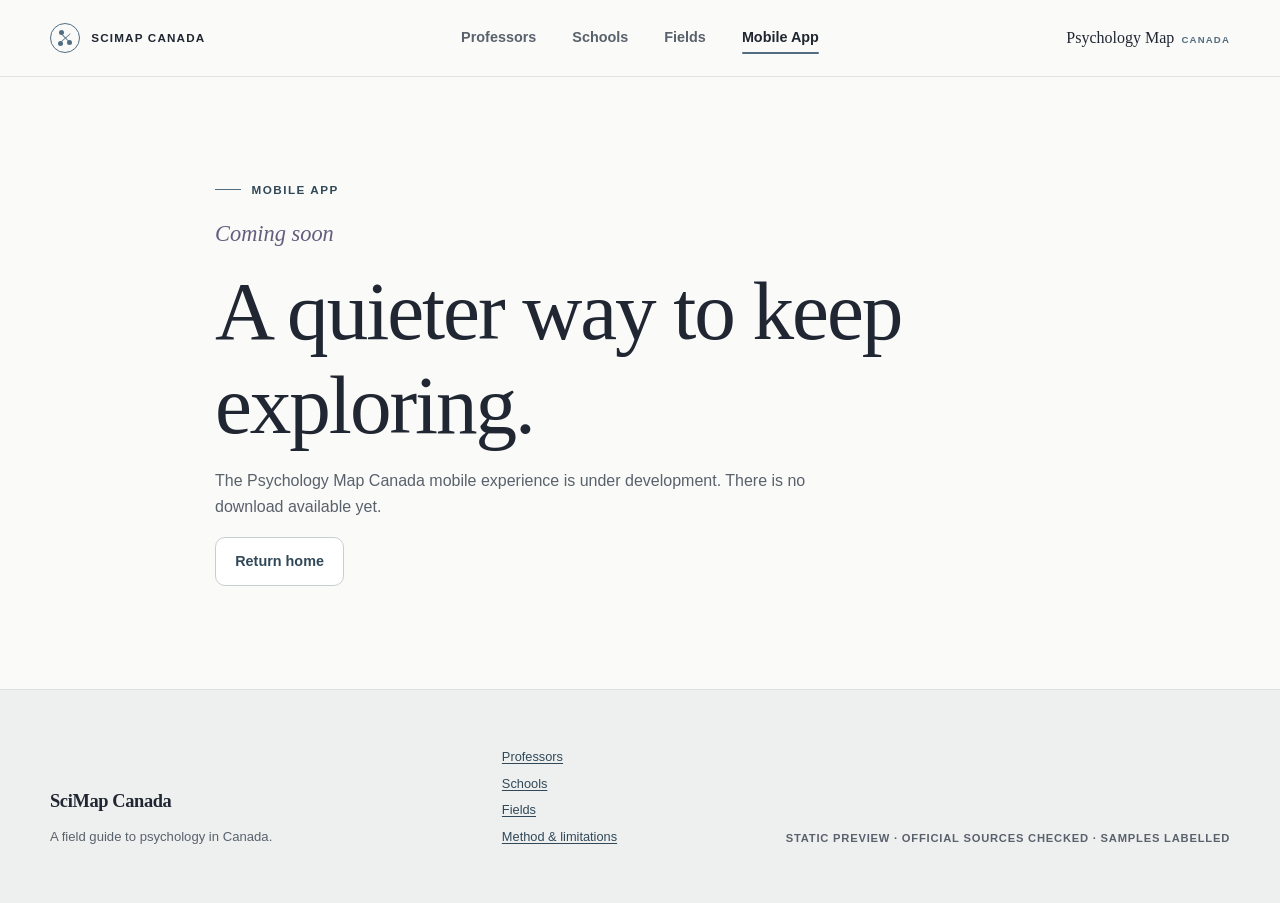
<file: docs/mobile-app.html>
<!doctype html>
<html lang="en-CA">
<head>
  <meta charset="utf-8">
  <meta name="viewport" content="width=device-width, initial-scale=1">
  <meta name="description" content="The Psychology Map Canada mobile app is coming soon.">
  <meta property="og:type" content="website">
  <meta property="og:title" content="Mobile App — Psychology Map Canada">
  <meta property="og:description" content="The Psychology Map Canada mobile experience is under development; there is no download available yet.">
  <meta property="og:url" content="https://psychology-map-canada.tonyyoung9838.chatgpt.site/mobile-app.html">
  <meta property="og:image" content="https://psychology-map-canada.tonyyoung9838.chatgpt.site/assets/psychology-map-canada-social.png">
  <meta name="twitter:card" content="summary_large_image">
  <meta name="twitter:title" content="Mobile App — Psychology Map Canada">
  <meta name="twitter:description" content="The Psychology Map Canada mobile experience is under development; there is no download available yet.">
  <meta name="twitter:image" content="https://psychology-map-canada.tonyyoung9838.chatgpt.site/assets/psychology-map-canada-social.png">
  <title>Mobile App — Psychology Map Canada</title>
  <link rel="icon" href="data:,">
  <link rel="stylesheet" href="css/style.css">
  <script type="module" src="js/app.js?v=20260908-1"></script>
</head>
<body data-page="mobile">
  <a class="skip-link" href="#main-content">Skip to main content</a>
  <header class="site-header"><div class="shell header-inner"></div></header>
  <main id="main-content" class="page-main"><section class="coming-soon shell"><p class="eyebrow"><span></span>Mobile App</p><p class="coming-kicker">Coming soon</p><h1>A quieter way to keep exploring.</h1><p>The Psychology Map Canada mobile experience is under development. There is no download available yet.</p><a class="button button-secondary" href="index.html">Return home</a></section></main>
  <footer class="site-footer"><div class="shell footer-inner"></div></footer>
</body>
</html>
</file>
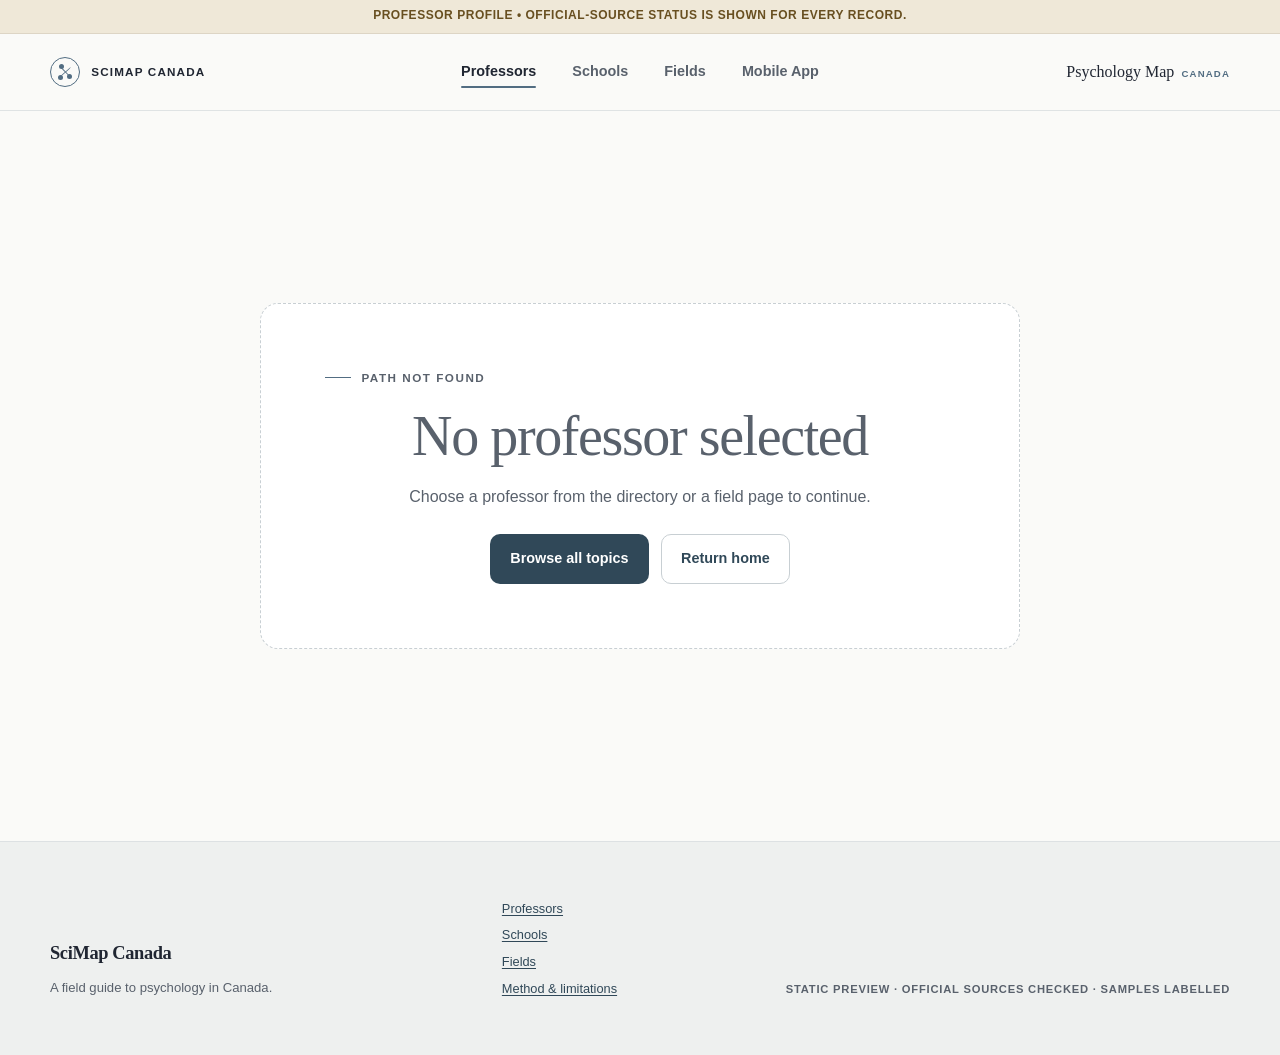
<file: docs/professor.html>
<!doctype html>
<html lang="en-CA">
<head>
  <meta charset="utf-8">
  <meta name="viewport" content="width=device-width, initial-scale=1">
  <meta name="description" content="View a psychology professor profile with public contact details, research connections, and an official university source.">
  <title>Professor Profile — PsyMap Canada</title>
  <link rel="icon" href="data:,">
  <link rel="stylesheet" href="css/style.css">
  <script type="module" src="js/app.js?v=20260908-1"></script>
</head>
<body data-page="professor">
  <a class="skip-link" href="#main-content">Skip to main content</a>
  <div class="alpha-banner alpha-banner-strong" role="note">Professor profile <span aria-hidden="true">•</span> Official-source status is shown for every record.</div>
  <header class="site-header"><div class="shell header-inner"><a class="brand" href="index.html" aria-label="PsyMap Canada home"><span class="brand-mark" aria-hidden="true"><i></i><i></i><i></i></span><span>PsyMap <em>Canada</em></span></a><nav aria-label="Primary navigation"><a href="explore.html">Explore</a><a href="explore.html#universities">Universities</a><a href="about.html">About</a></nav></div></header>
  <main id="main-content" class="page-main"><div id="professor-view" class="shell detail-root"><div class="loading-state" role="status">Loading professor profile…</div></div></main>
  <footer class="site-footer"><div class="shell footer-inner"><div><a class="brand brand-footer" href="index.html">PsyMap <em>Canada</em></a><p>A student-friendly path into Psychology research.</p></div><div class="footer-links"><a href="explore.html">Explore topics</a><a href="about.html">Methodology &amp; limitations</a></div><p class="footer-note">Static preview · Official sources checked · Samples labelled</p></div></footer>
</body>
</html>
</file>
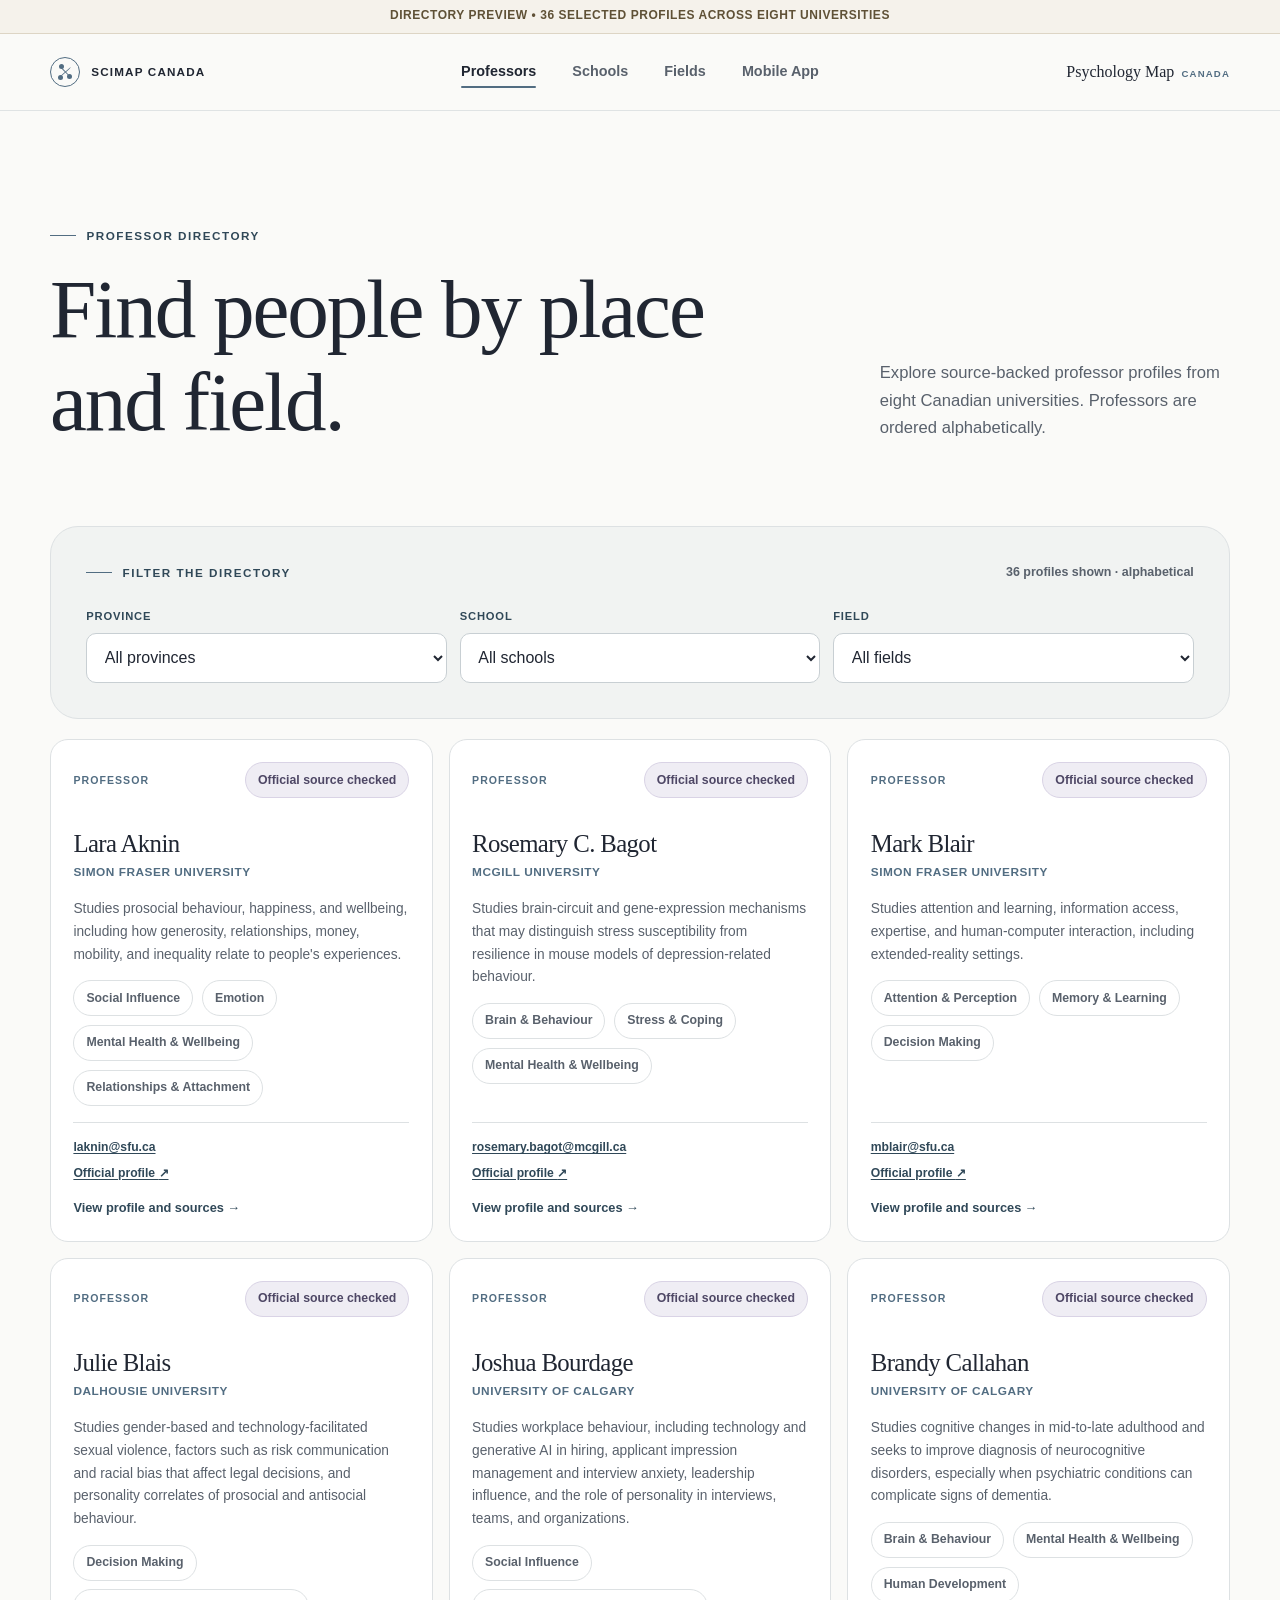
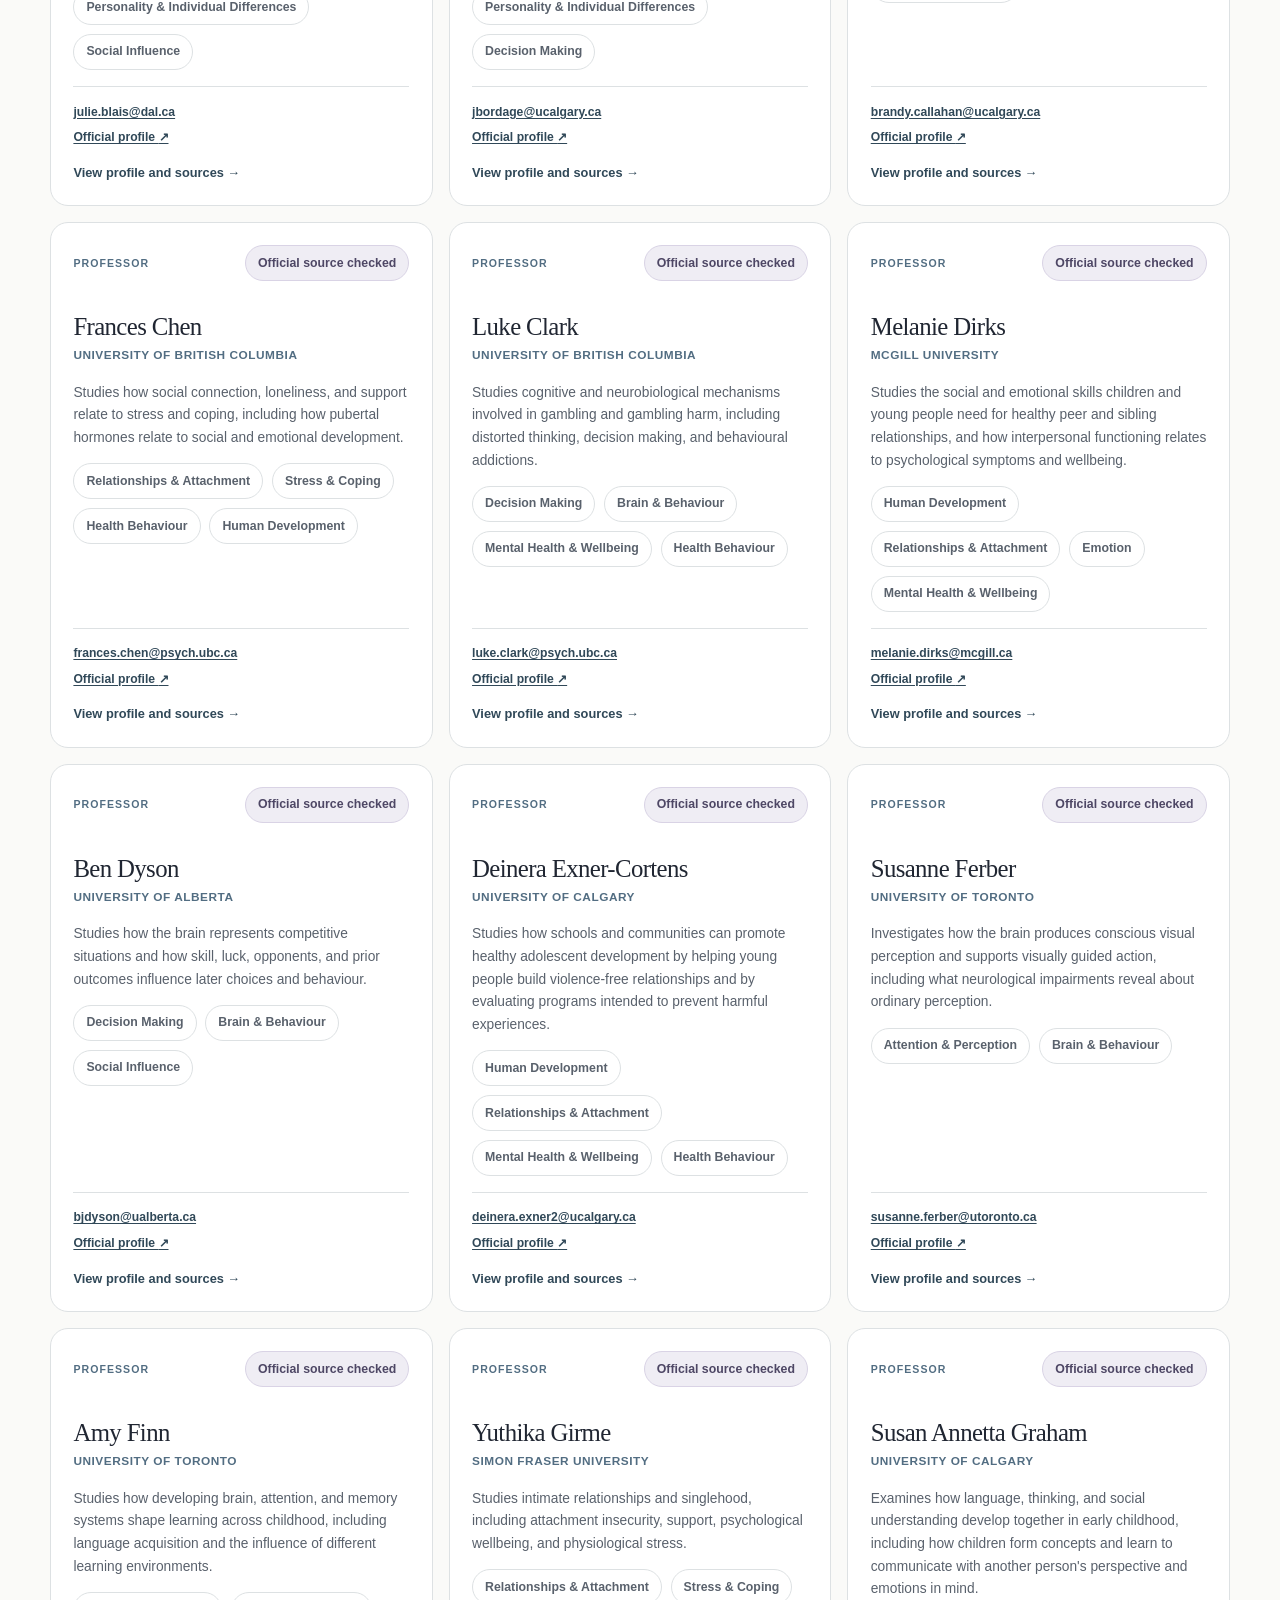
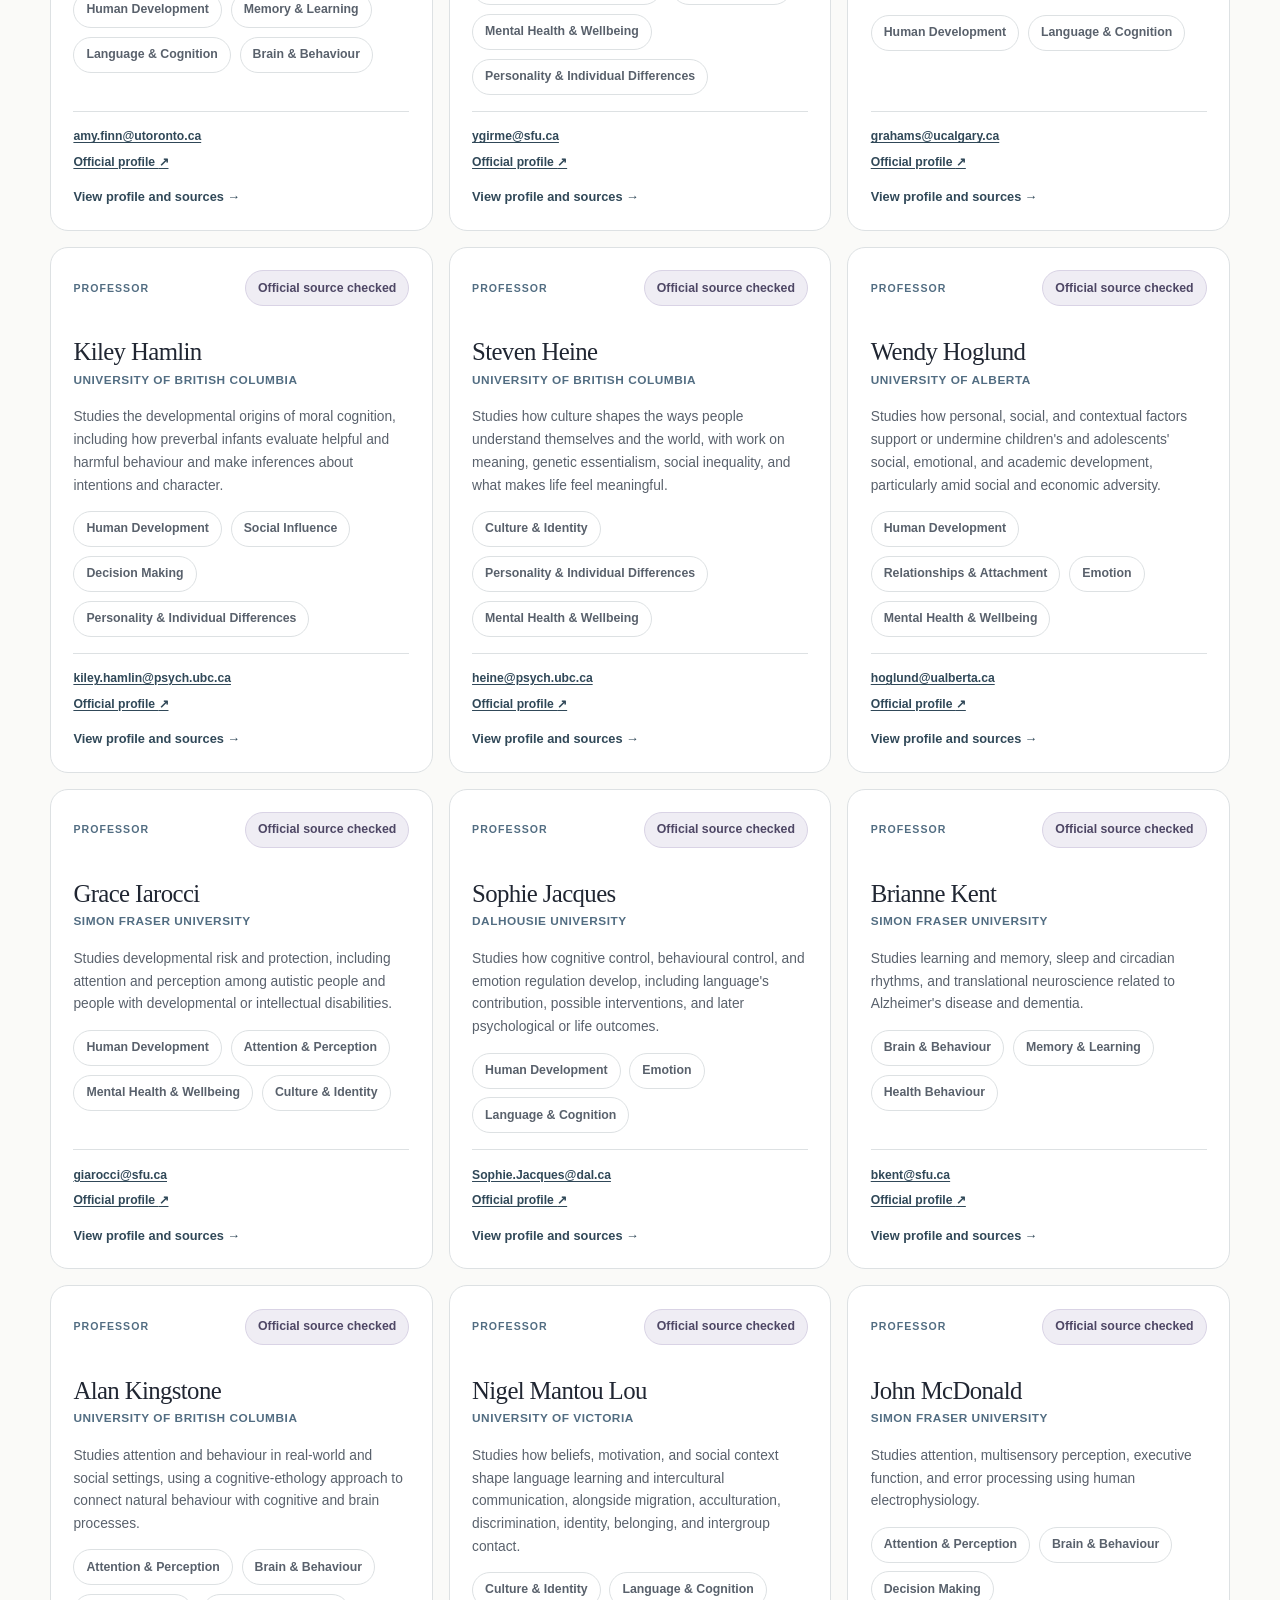
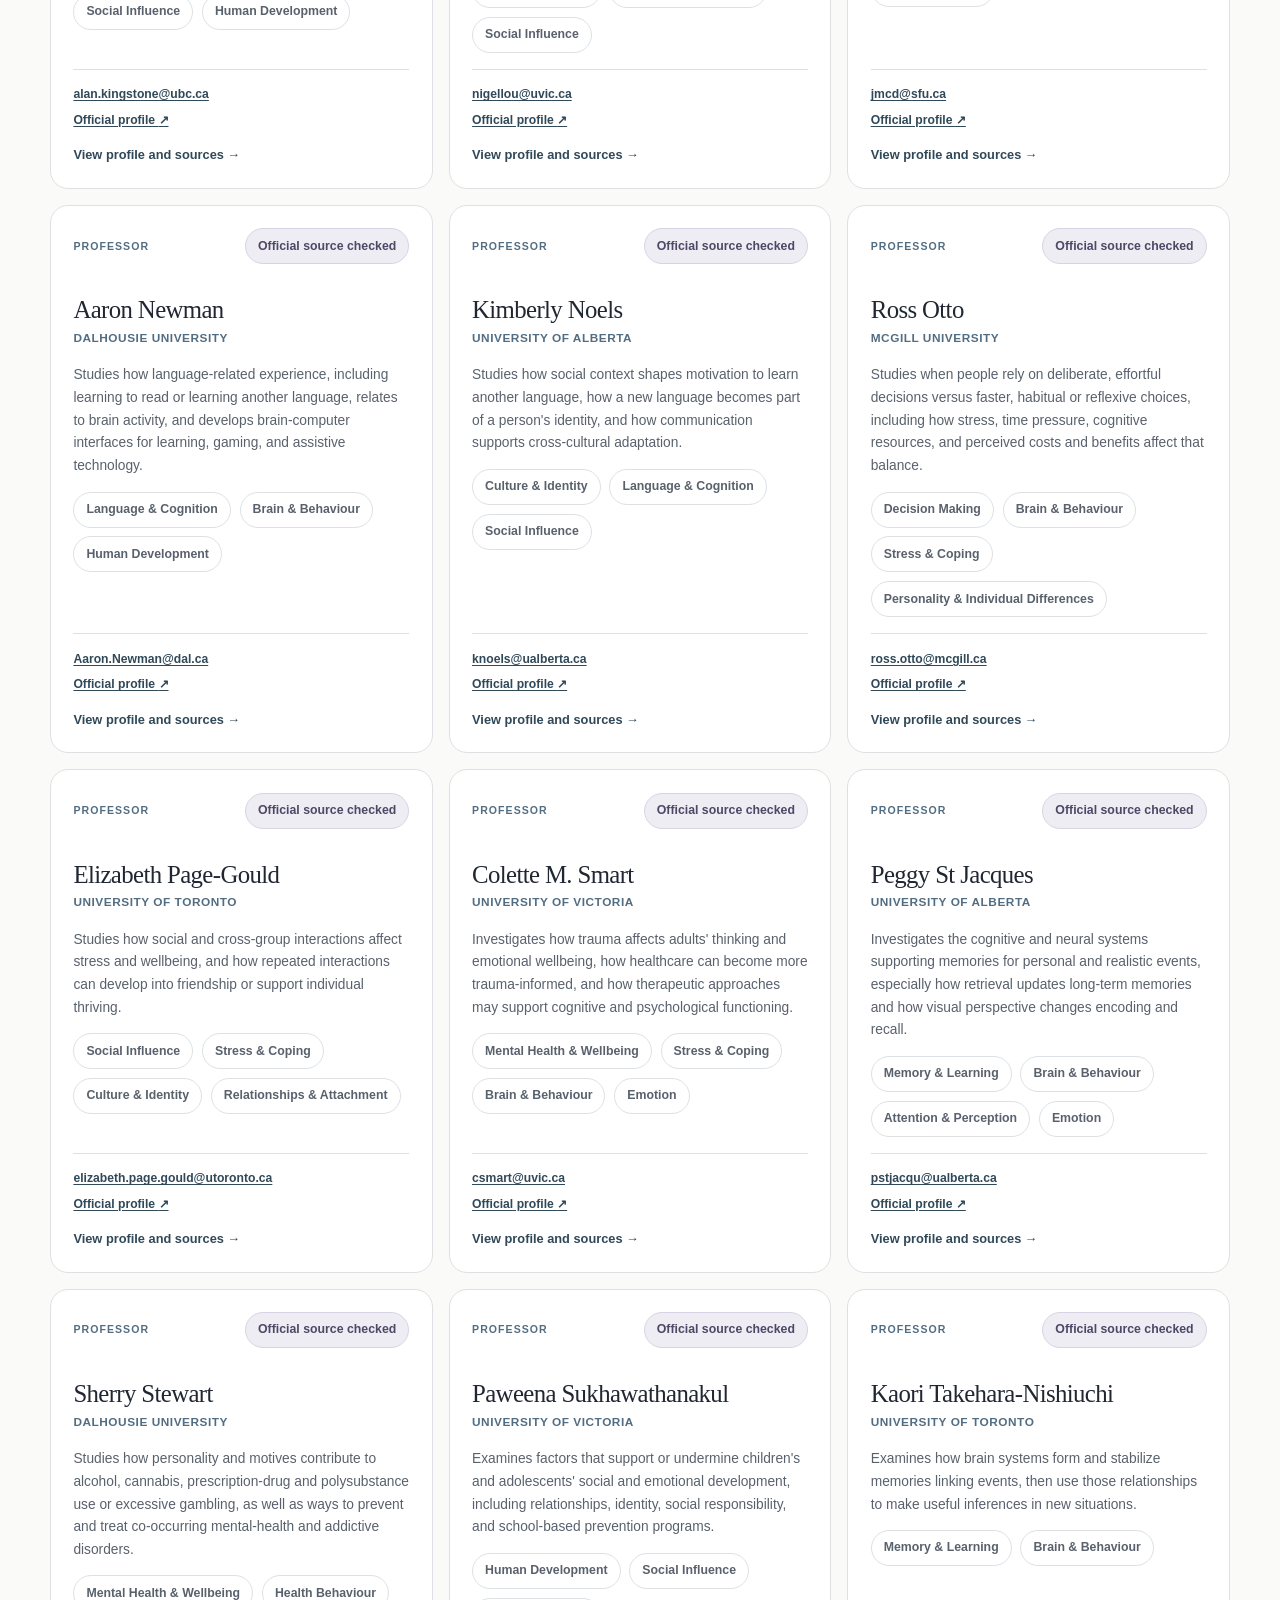
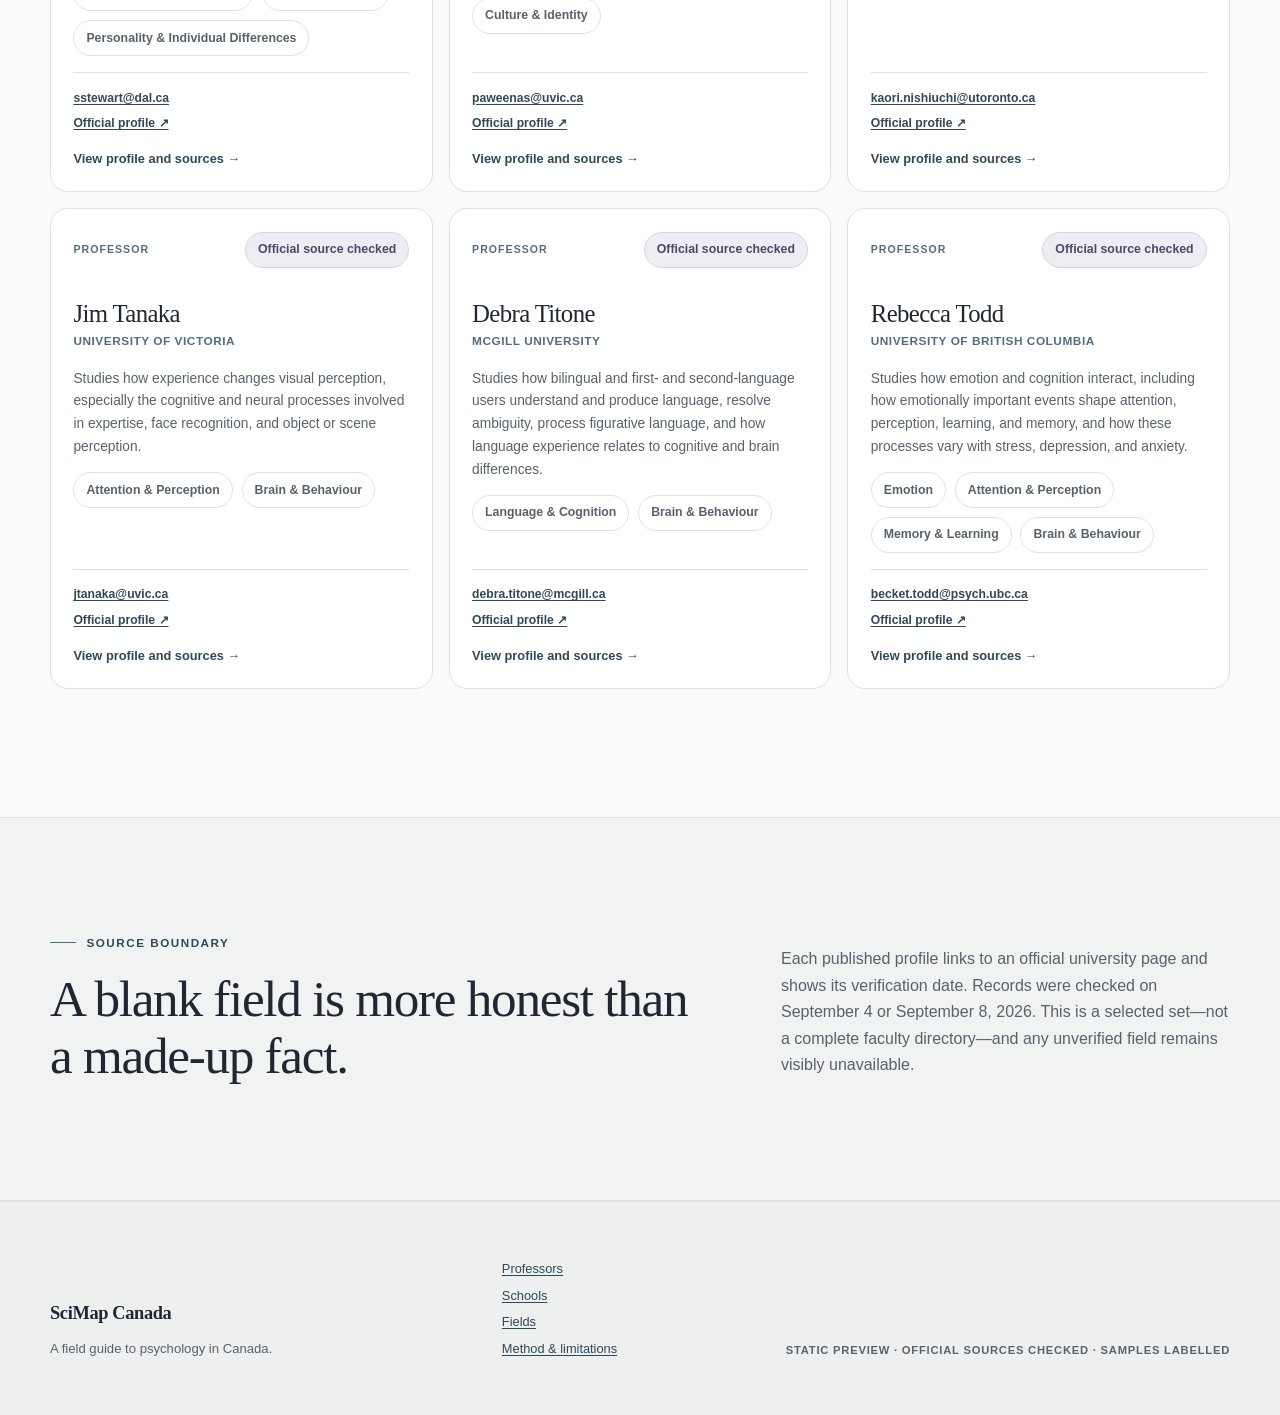
<file: docs/professors.html>
<!doctype html>
<html lang="en-CA">
<head>
  <meta charset="utf-8">
  <meta name="viewport" content="width=device-width, initial-scale=1">
  <meta name="description" content="Browse psychology professor profiles by province, school, and field.">
  <meta property="og:type" content="website">
  <meta property="og:title" content="Professors — Psychology Map Canada">
  <meta property="og:description" content="Filter clearly labelled psychology professor profiles by province, school, and field.">
  <meta property="og:url" content="https://psychology-map-canada.tonyyoung9838.chatgpt.site/professors.html">
  <meta property="og:image" content="https://psychology-map-canada.tonyyoung9838.chatgpt.site/assets/psychology-map-canada-social.png">
  <meta name="twitter:card" content="summary_large_image">
  <meta name="twitter:title" content="Professors — Psychology Map Canada">
  <meta name="twitter:description" content="Filter clearly labelled psychology professor profiles by province, school, and field.">
  <meta name="twitter:image" content="https://psychology-map-canada.tonyyoung9838.chatgpt.site/assets/psychology-map-canada-social.png">
  <title>Professors — Psychology Map Canada</title>
  <link rel="icon" href="data:,">
  <link rel="stylesheet" href="css/style.css?v=20260912-1">
  <script type="module" src="js/app.js?v=20260912-1"></script>
</head>
<body data-page="professors">
  <a class="skip-link" href="#main-content">Skip to main content</a>
  <div class="alpha-banner" role="note">Directory preview <span aria-hidden="true">•</span> 36 selected profiles across eight universities</div>
  <header class="site-header"><div class="shell header-inner"></div></header>
  <main id="main-content" class="page-main">
    <section class="directory-hero shell">
      <div><p class="eyebrow"><span></span>Professor directory</p><h1>Find people by place and field.</h1></div>
      <p>Explore source-backed professor profiles from eight Canadian universities. Professors are ordered alphabetically.</p>
    </section>
    <section class="directory-section shell" aria-labelledby="professor-filter-title">
      <div class="filter-panel">
        <div class="filter-heading"><h2 id="professor-filter-title" class="eyebrow"><span aria-hidden="true"></span>Filter the directory</h2><p id="professor-count" role="status" aria-live="polite">Loading profiles…</p></div>
        <div class="filter-grid">
          <label><span>Province</span><select id="professor-province"><option>Loading…</option></select></label>
          <label><span>School</span><select id="professor-school"><option>Loading…</option></select></label>
          <label><span>Field</span><select id="professor-field"><option>Loading…</option></select></label>
        </div>
      </div>
      <div id="professor-results" class="professor-directory-grid"><div class="loading-state" role="status">Loading professor profiles…</div></div>
    </section>
    <section class="section section-tint"><div class="shell source-boundary"><div><p class="eyebrow"><span></span>Source boundary</p><h2>A blank field is more honest than a made-up fact.</h2></div><p>Each published profile links to an official university page and shows its verification date. Records were checked on September 4 or September 8, 2026. This is a selected set—not a complete faculty directory—and any unverified field remains visibly unavailable.</p></div></section>
  </main>
  <footer class="site-footer"><div class="shell footer-inner"></div></footer>
</body>
</html>
</file>
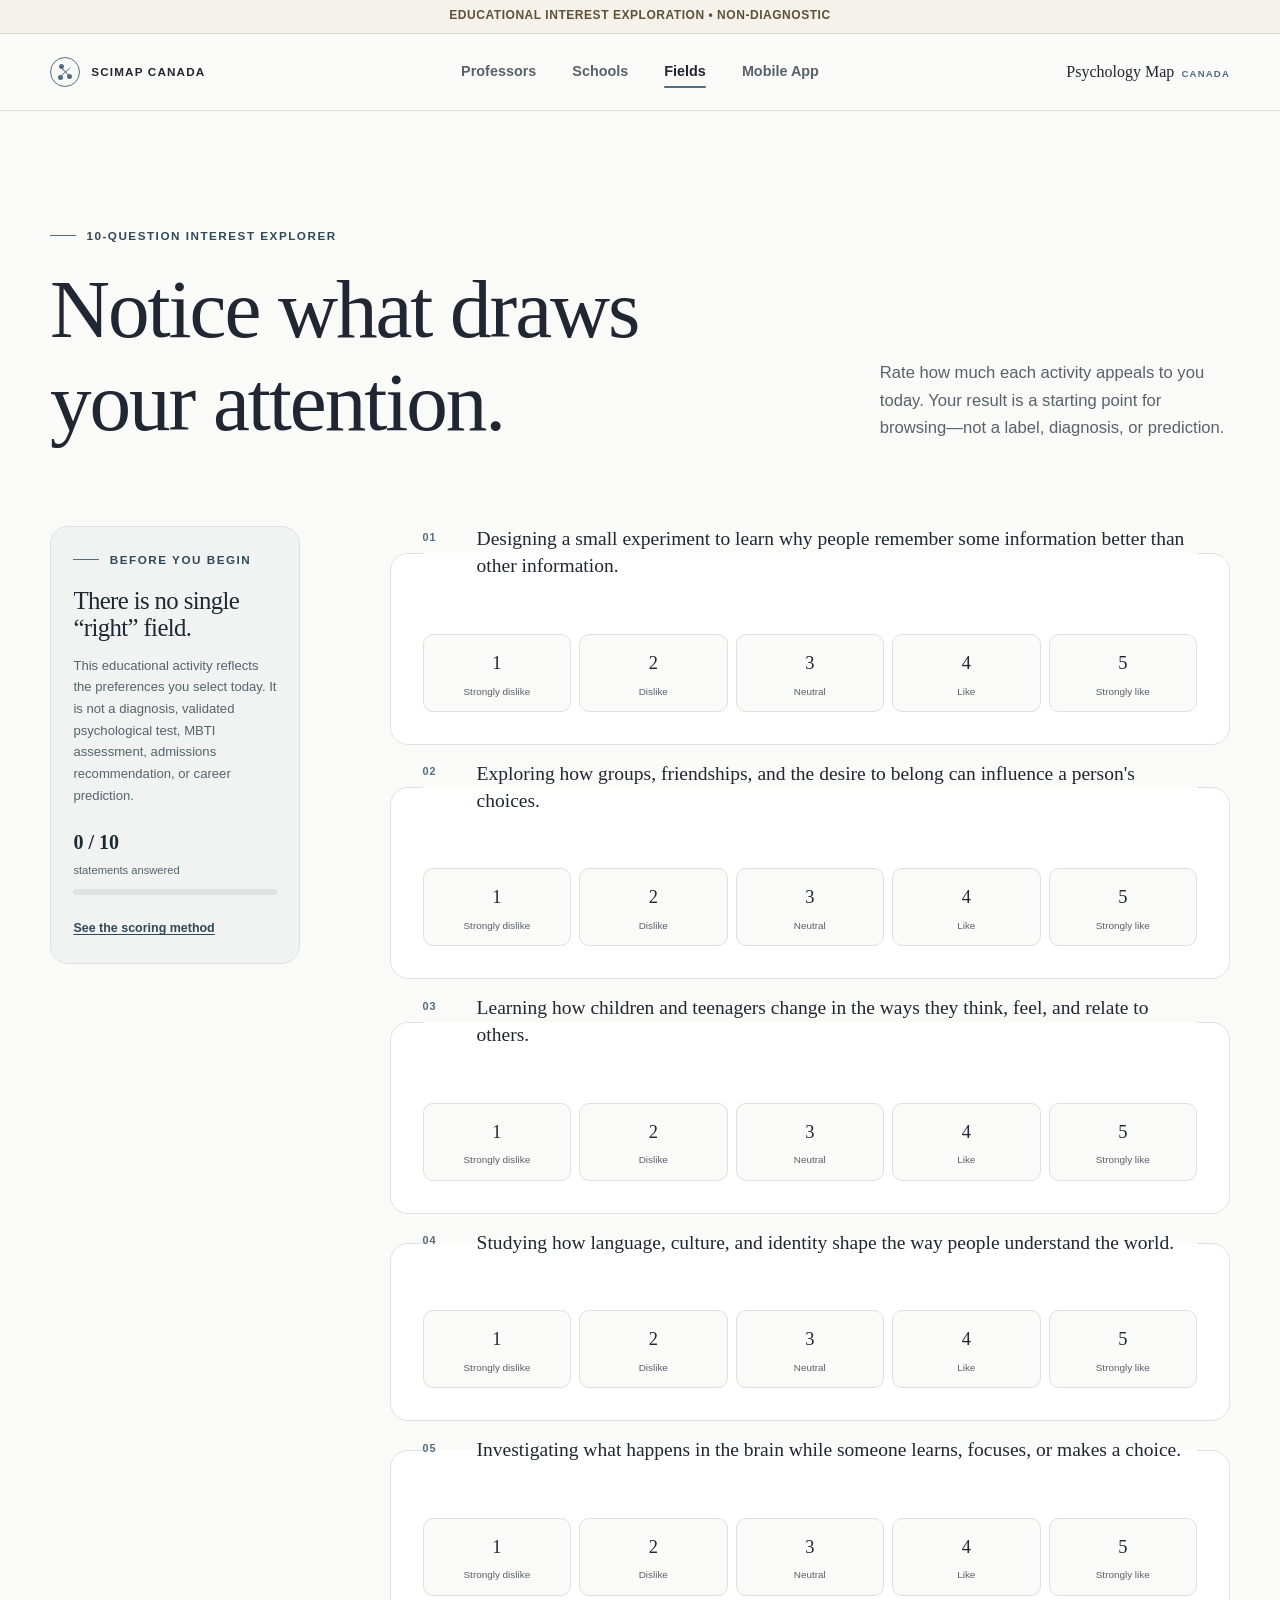
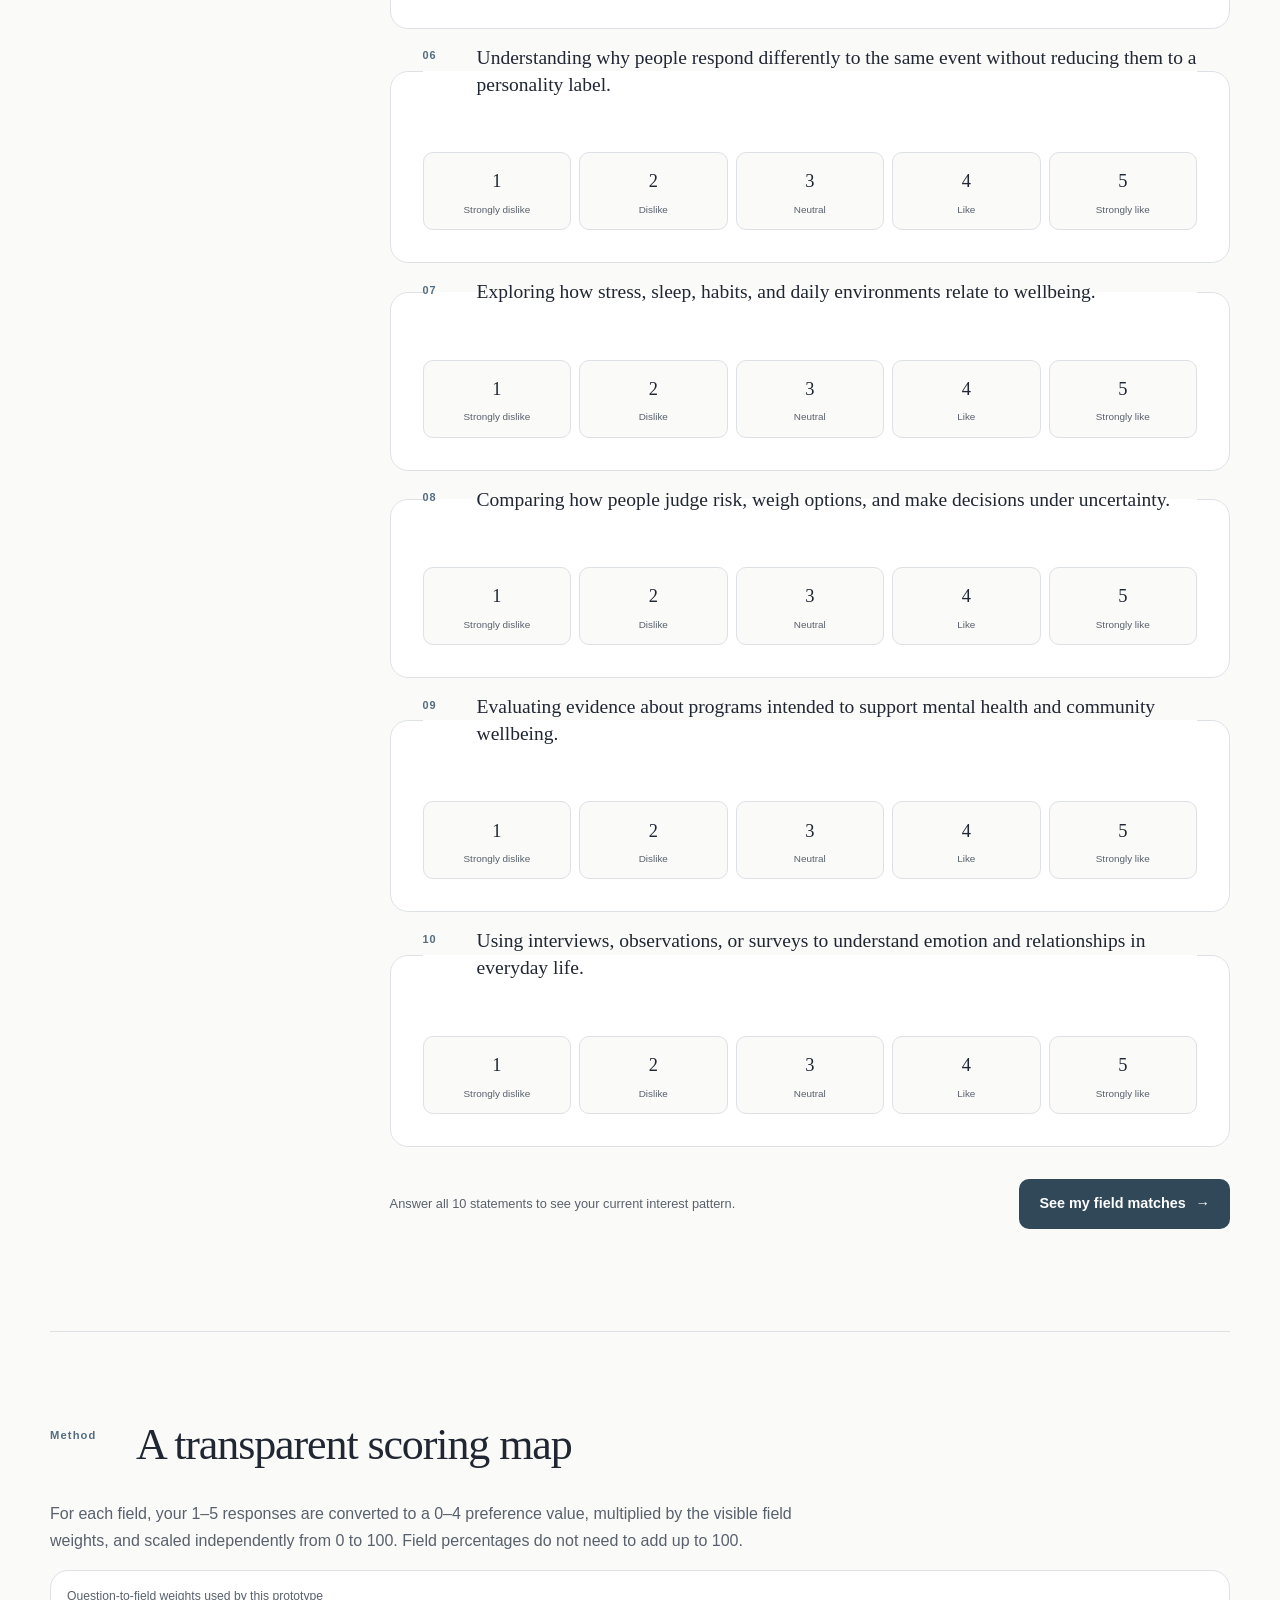
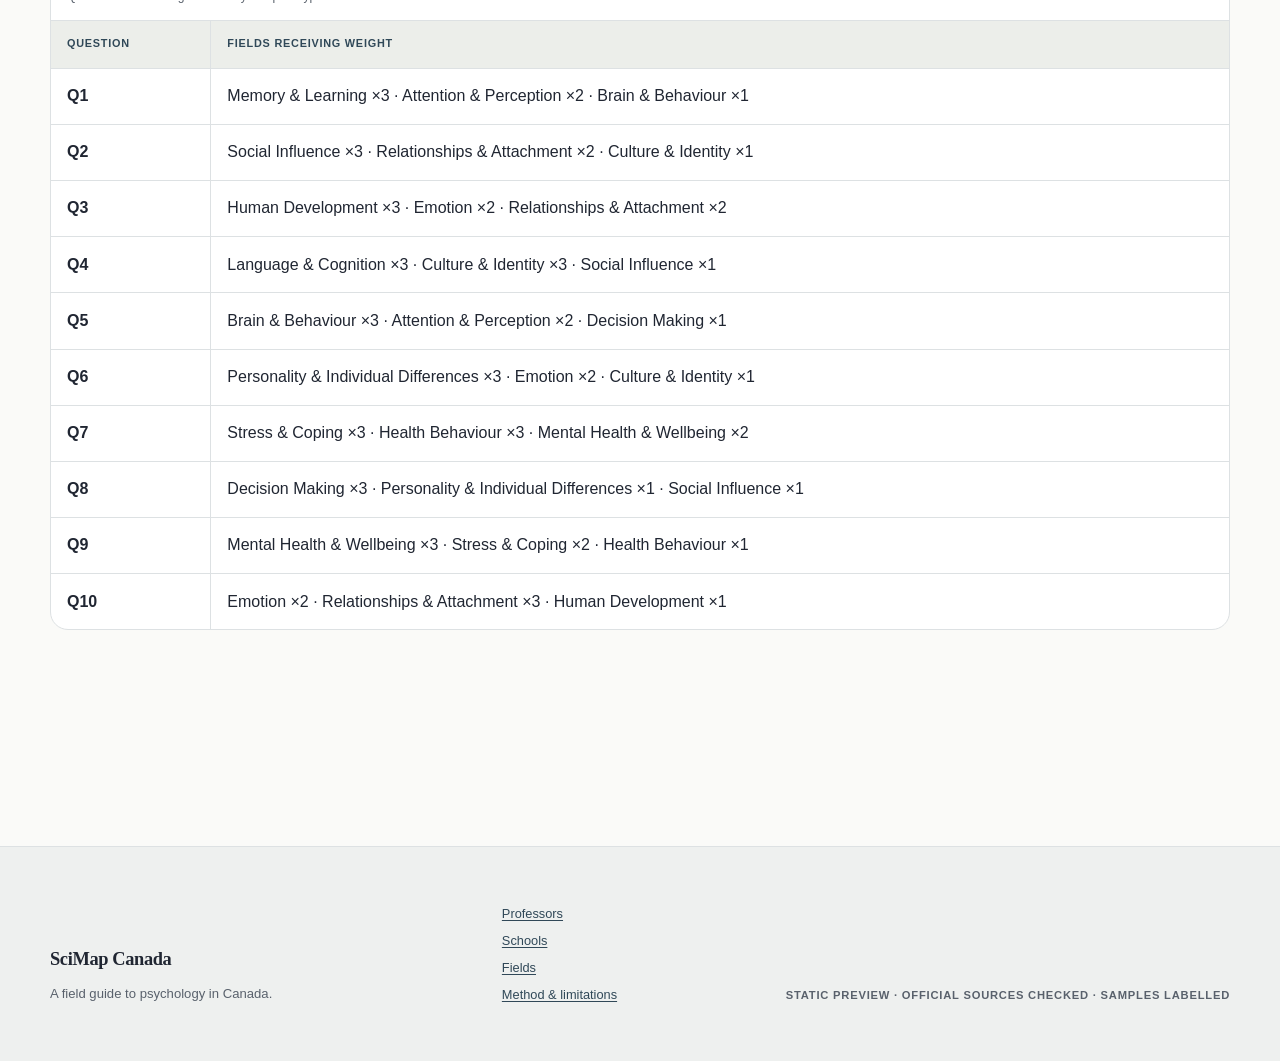
<file: docs/quiz.html>
<!doctype html>
<html lang="en-CA">
<head>
  <meta charset="utf-8">
  <meta name="viewport" content="width=device-width, initial-scale=1">
  <meta name="description" content="Try a non-diagnostic psychology field interest explorer.">
  <meta property="og:type" content="website">
  <meta property="og:title" content="Interest Explorer — Psychology Map Canada">
  <meta property="og:description" content="Try a transparent ten-question, non-diagnostic activity to find psychology fields to explore next.">
  <meta property="og:url" content="https://psychology-map-canada.tonyyoung9838.chatgpt.site/quiz.html">
  <meta property="og:image" content="https://psychology-map-canada.tonyyoung9838.chatgpt.site/assets/psychology-map-canada-social.png">
  <meta name="twitter:card" content="summary_large_image">
  <meta name="twitter:title" content="Interest Explorer — Psychology Map Canada">
  <meta name="twitter:description" content="Try a transparent ten-question, non-diagnostic activity to find psychology fields to explore next.">
  <meta name="twitter:image" content="https://psychology-map-canada.tonyyoung9838.chatgpt.site/assets/psychology-map-canada-social.png">
  <title>Interest Explorer — Psychology Map Canada</title>
  <link rel="icon" href="data:,">
  <link rel="stylesheet" href="css/style.css">
  <script type="module" src="js/app.js?v=20260908-1"></script>
</head>
<body data-page="quiz">
  <a class="skip-link" href="#main-content">Skip to main content</a>
  <div class="alpha-banner" role="note">Educational interest exploration <span aria-hidden="true">•</span> Non-diagnostic</div>
  <header class="site-header"><div class="shell header-inner"></div></header>
  <main id="main-content" class="page-main">
    <section class="directory-hero quiz-hero shell"><div><p class="eyebrow"><span></span>10-question interest explorer</p><h1>Notice what draws your attention.</h1></div><p>Rate how much each activity appeals to you today. Your result is a starting point for browsing—not a label, diagnosis, or prediction.</p></section>
    <section class="directory-section shell" id="quiz-root"><div class="loading-state" role="status">Loading the interest explorer…</div></section>
  </main>
  <footer class="site-footer"><div class="shell footer-inner"></div></footer>
</body>
</html>
</file>
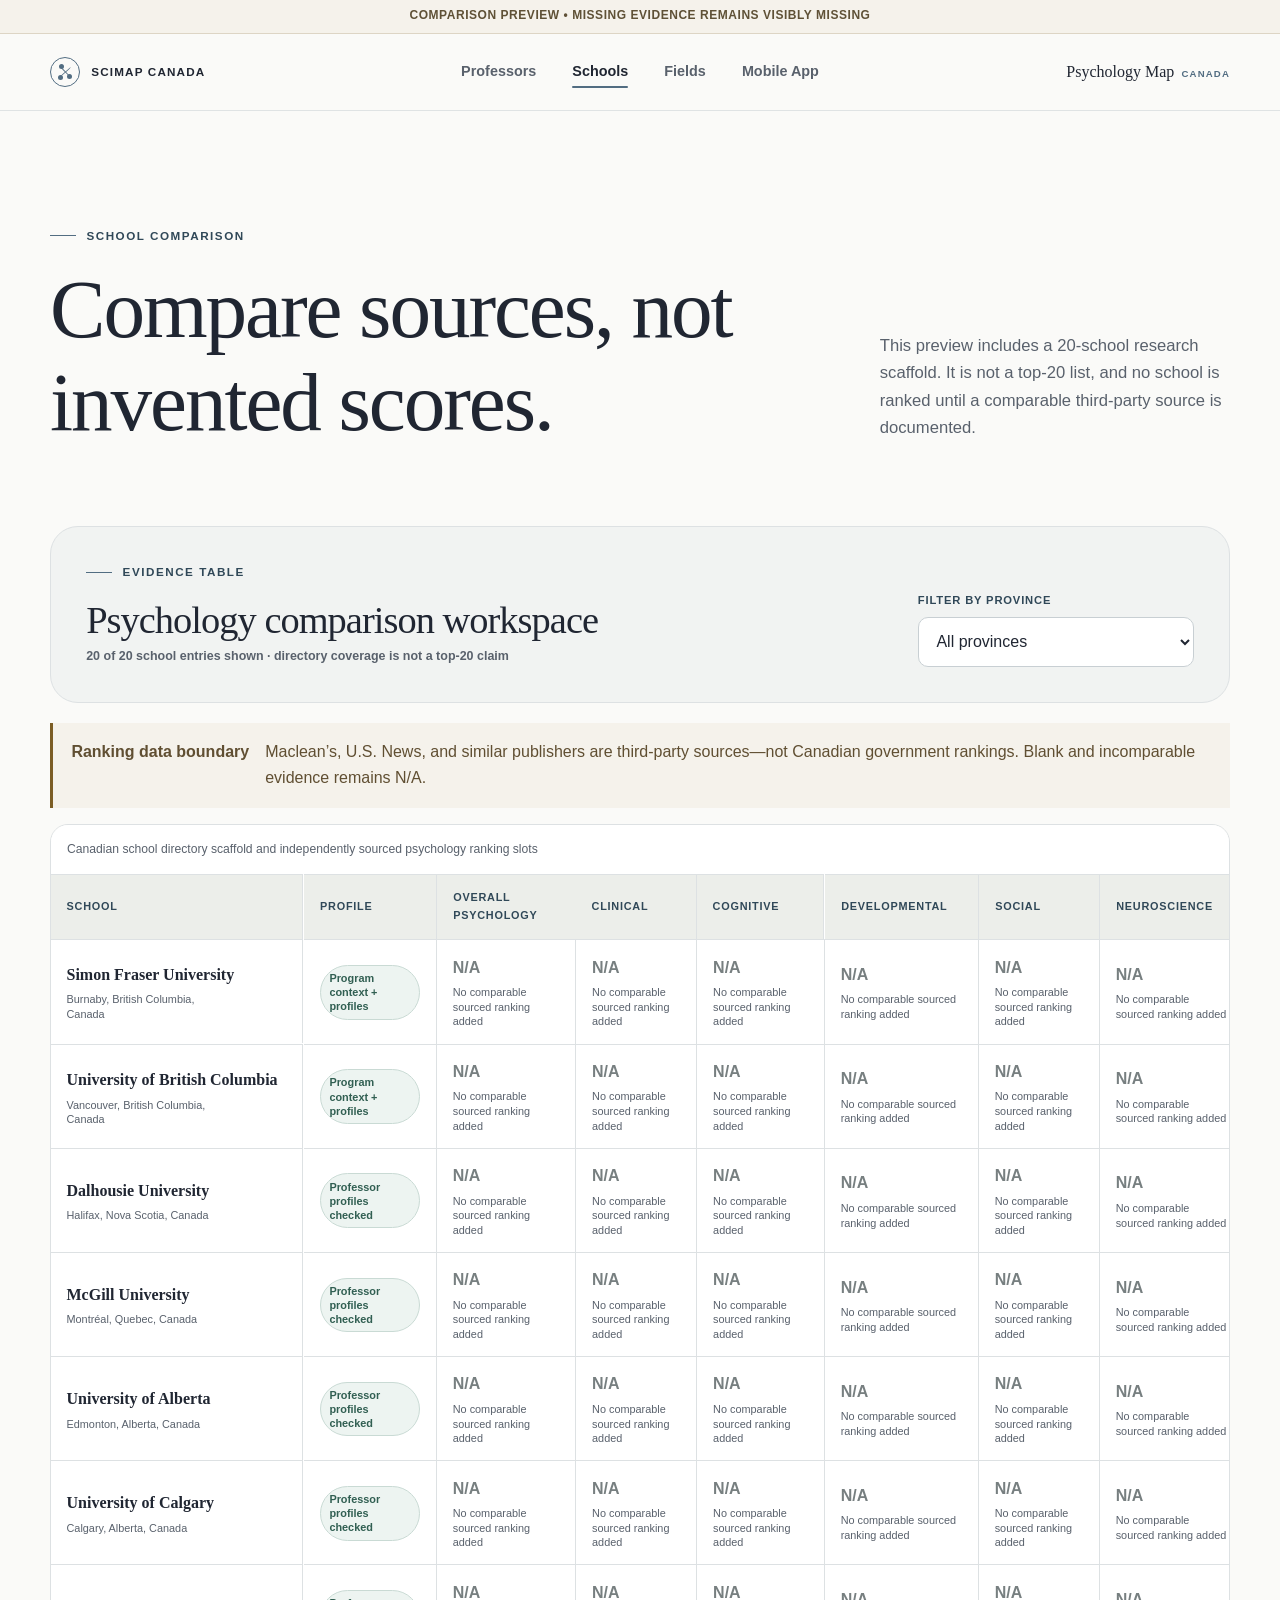
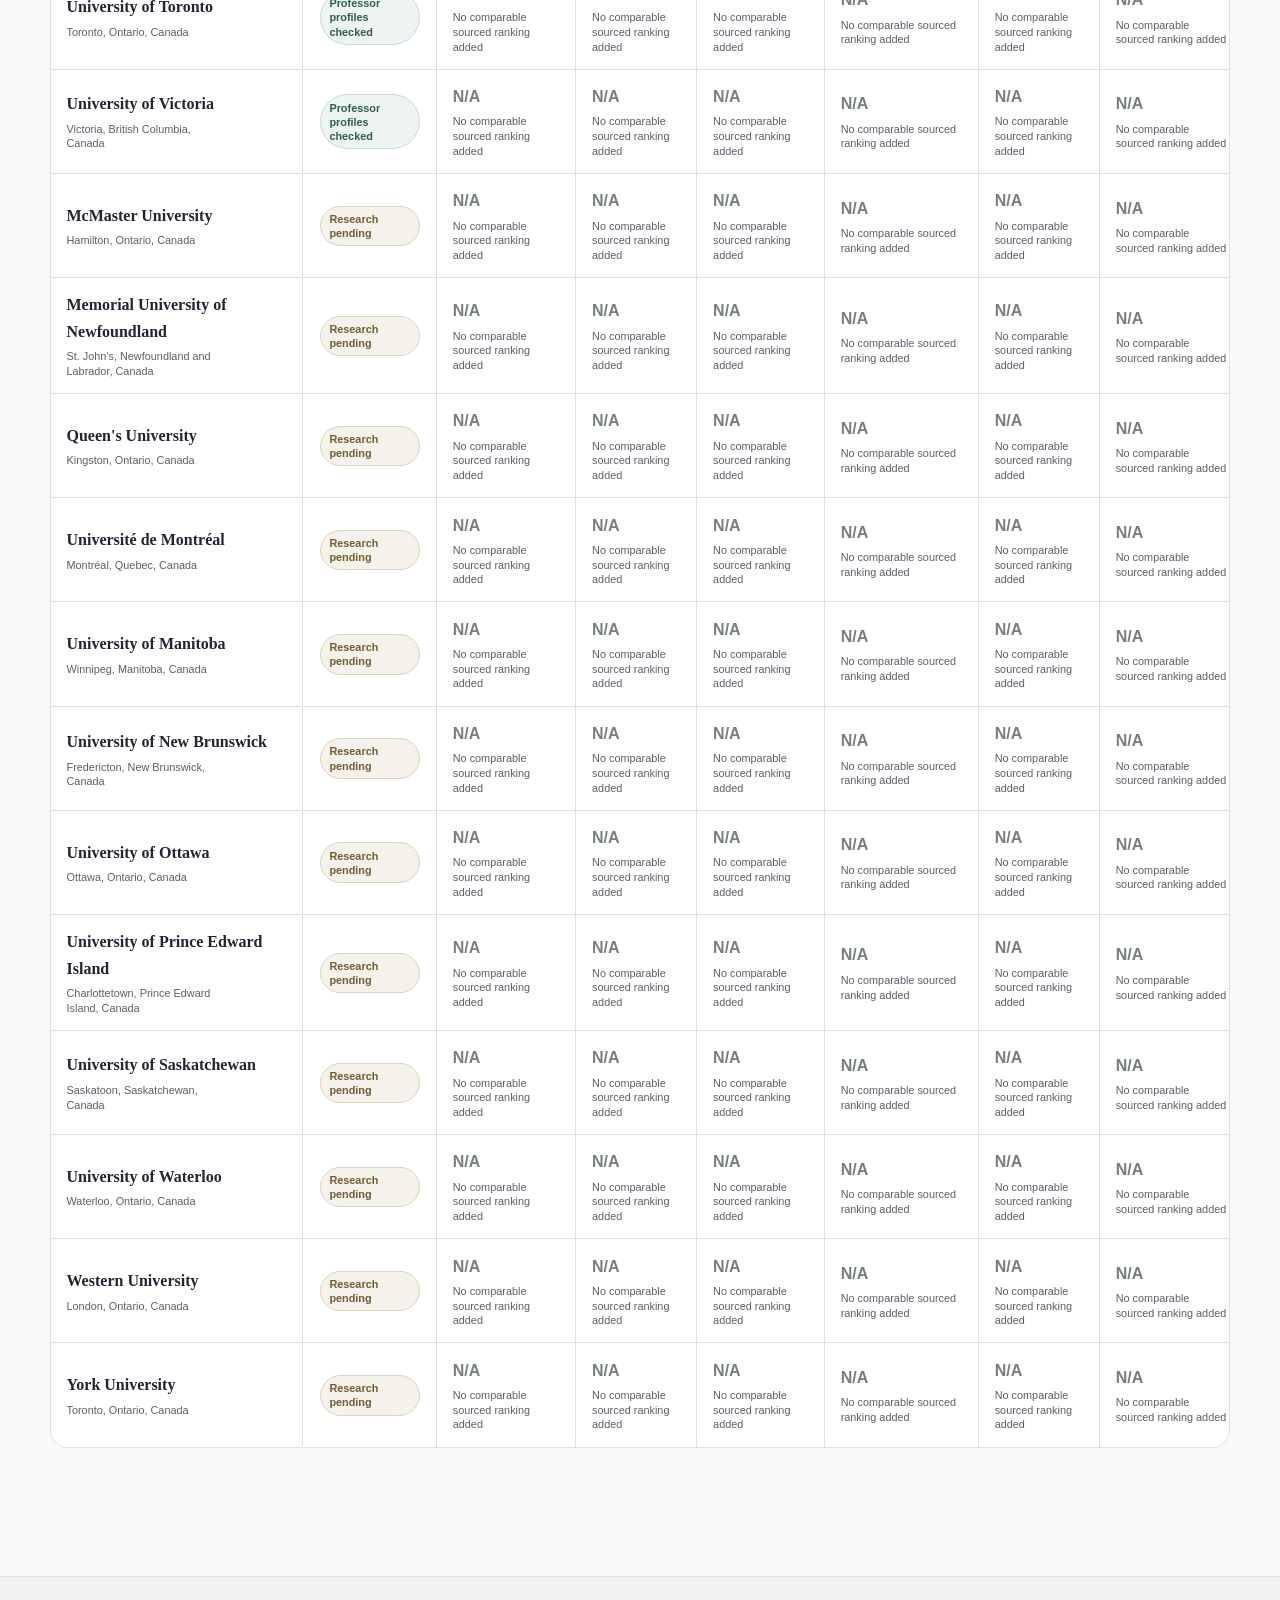
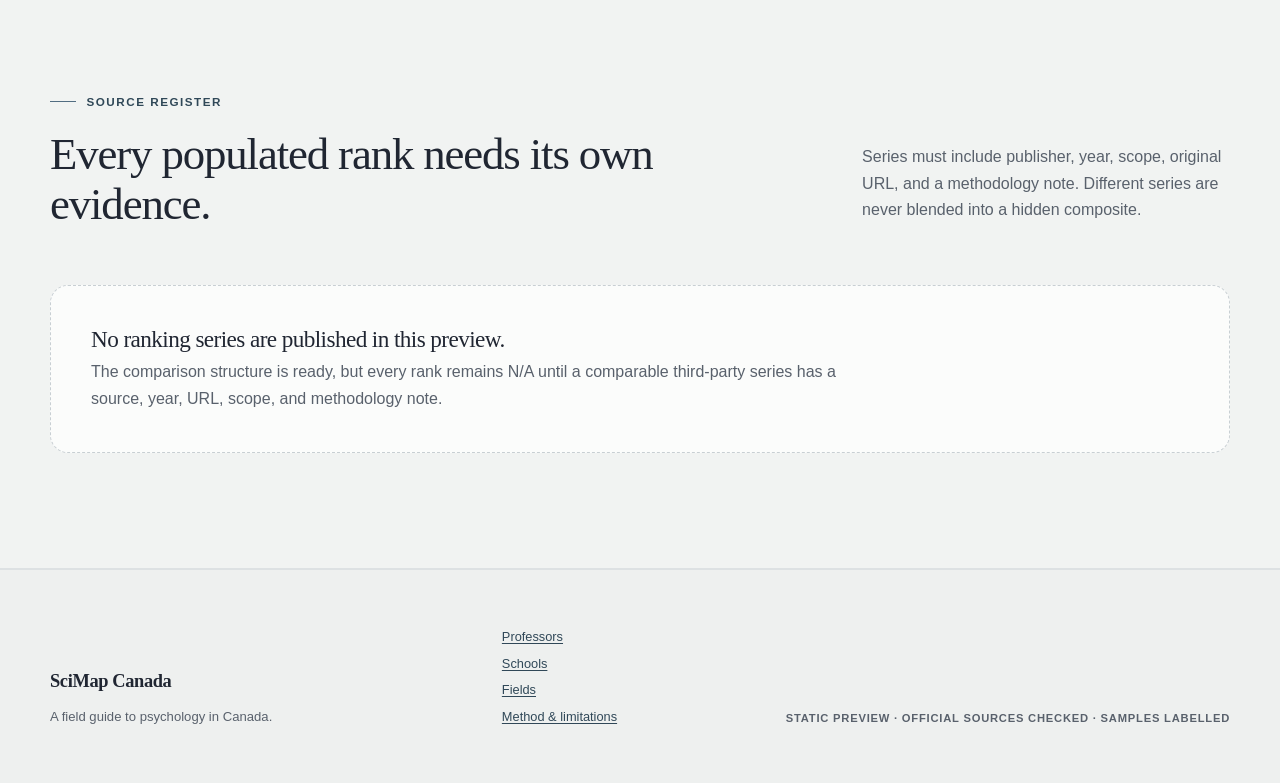
<file: docs/schools.html>
<!doctype html>
<html lang="en-CA">
<head>
  <meta charset="utf-8">
  <meta name="viewport" content="width=device-width, initial-scale=1">
  <meta name="description" content="Compare Canadian psychology schools using clearly sourced information.">
  <meta property="og:type" content="website">
  <meta property="og:title" content="Schools — Psychology Map Canada">
  <meta property="og:description" content="Explore a 20-school comparison scaffold where missing or incomparable ranking evidence remains N/A.">
  <meta property="og:url" content="https://psychology-map-canada.tonyyoung9838.chatgpt.site/schools.html">
  <meta property="og:image" content="https://psychology-map-canada.tonyyoung9838.chatgpt.site/assets/psychology-map-canada-social.png">
  <meta name="twitter:card" content="summary_large_image">
  <meta name="twitter:title" content="Schools — Psychology Map Canada">
  <meta name="twitter:description" content="Explore a 20-school comparison scaffold where missing or incomparable ranking evidence remains N/A.">
  <meta name="twitter:image" content="https://psychology-map-canada.tonyyoung9838.chatgpt.site/assets/psychology-map-canada-social.png">
  <title>Schools — Psychology Map Canada</title>
  <link rel="icon" href="data:,">
  <link rel="stylesheet" href="css/style.css">
  <script type="module" src="js/app.js?v=20260908-1"></script>
</head>
<body data-page="schools">
  <a class="skip-link" href="#main-content">Skip to main content</a>
  <div class="alpha-banner" role="note">Comparison preview <span aria-hidden="true">•</span> Missing evidence remains visibly missing</div>
  <header class="site-header"><div class="shell header-inner"></div></header>
  <main id="main-content" class="page-main">
    <section class="directory-hero shell"><div><p class="eyebrow"><span></span>School comparison</p><h1>Compare sources, not invented scores.</h1></div><p>This preview includes a 20-school research scaffold. It is not a top-20 list, and no school is ranked until a comparable third-party source is documented.</p></section>
    <section class="directory-section shell" id="comparison" aria-labelledby="school-table-title">
      <div class="comparison-toolbar"><div><p class="eyebrow"><span></span>Evidence table</p><h2 id="school-table-title">Psychology comparison workspace</h2><p id="school-count" role="status" aria-live="polite">Loading schools…</p></div><label><span>Filter by province</span><select id="school-province"><option>Loading…</option></select></label></div>
      <div class="ranking-notice"><strong>Ranking data boundary</strong><p>Maclean’s, U.S. News, and similar publishers are third-party sources—not Canadian government rankings. Blank and incomparable evidence remains N/A.</p></div>
      <div class="table-scroll school-table-scroll" tabindex="0" role="region" aria-label="Scrollable school comparison table">
        <table class="school-table"><caption>Canadian school directory scaffold and independently sourced psychology ranking slots</caption><thead id="school-table-head"></thead><tbody id="school-table-body"><tr><td>Loading comparison…</td></tr></tbody></table>
      </div>
    </section>
    <section class="section section-tint" aria-labelledby="ranking-sources-title"><div class="shell"><div class="section-heading split-heading compact-heading"><div><p class="eyebrow"><span></span>Source register</p><h2 id="ranking-sources-title">Every populated rank needs its own evidence.</h2></div><p>Series must include publisher, year, scope, original URL, and a methodology note. Different series are never blended into a hidden composite.</p></div><div id="ranking-source-list" class="source-series-grid"></div></div></section>
  </main>
  <footer class="site-footer"><div class="shell footer-inner"></div></footer>
</body>
</html>
</file>
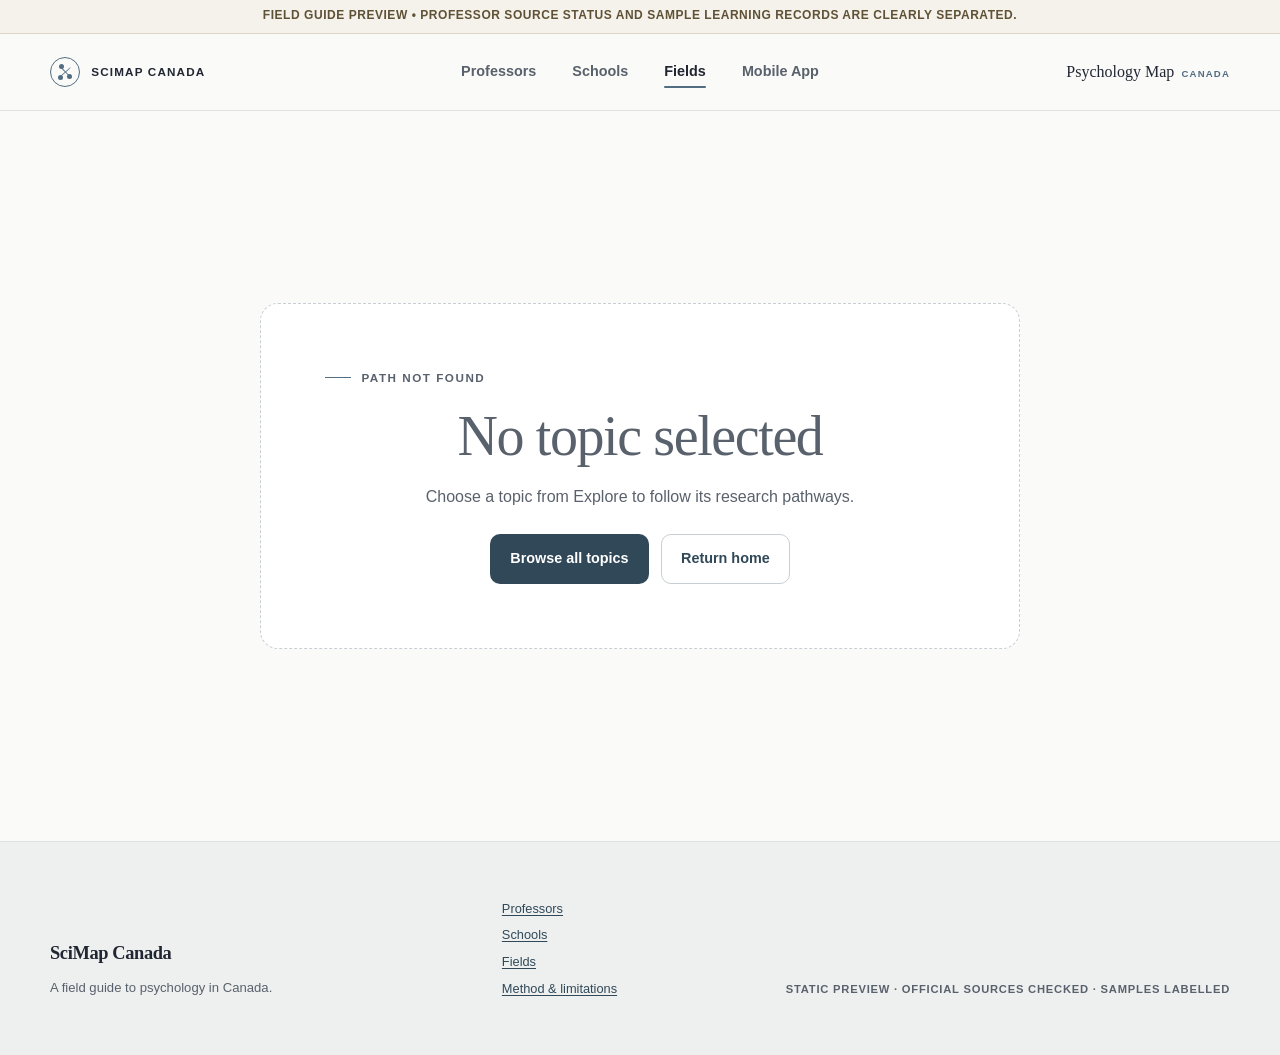
<file: docs/topic.html>
<!doctype html>
<html lang="en-CA">
<head>
  <meta charset="utf-8">
  <meta name="viewport" content="width=device-width, initial-scale=1">
  <meta name="description" content="Explore a Psychology topic and its connections to professor profiles, sample labs, courses, and universities.">
  <title>Psychology Topic — PsyMap Canada</title>
  <link rel="icon" href="data:,">
  <link rel="stylesheet" href="css/style.css">
  <script type="module" src="js/app.js?v=20260908-1"></script>
</head>
<body data-page="topic">
  <a class="skip-link" href="#main-content">Skip to main content</a>
  <div class="alpha-banner" role="note">Field guide preview <span aria-hidden="true">•</span> Professor source status and sample learning records are clearly separated.</div>
  <header class="site-header"><div class="shell header-inner"><a class="brand" href="index.html" aria-label="PsyMap Canada home"><span class="brand-mark" aria-hidden="true"><i></i><i></i><i></i></span><span>PsyMap <em>Canada</em></span></a><nav aria-label="Primary navigation"><a href="explore.html">Explore</a><a href="explore.html#universities">Universities</a><a href="about.html">About</a></nav></div></header>
  <main id="main-content" class="page-main"><div id="topic-view" class="shell detail-root"><div class="loading-state" role="status">Loading topic…</div></div></main>
  <footer class="site-footer"><div class="shell footer-inner"><div><a class="brand brand-footer" href="index.html">PsyMap <em>Canada</em></a><p>A student-friendly path into Psychology research.</p></div><div class="footer-links"><a href="explore.html">Explore topics</a><a href="about.html">Methodology &amp; limitations</a></div><p class="footer-note">Static preview · Official sources checked · Samples labelled</p></div></footer>
</body>
</html>
</file>
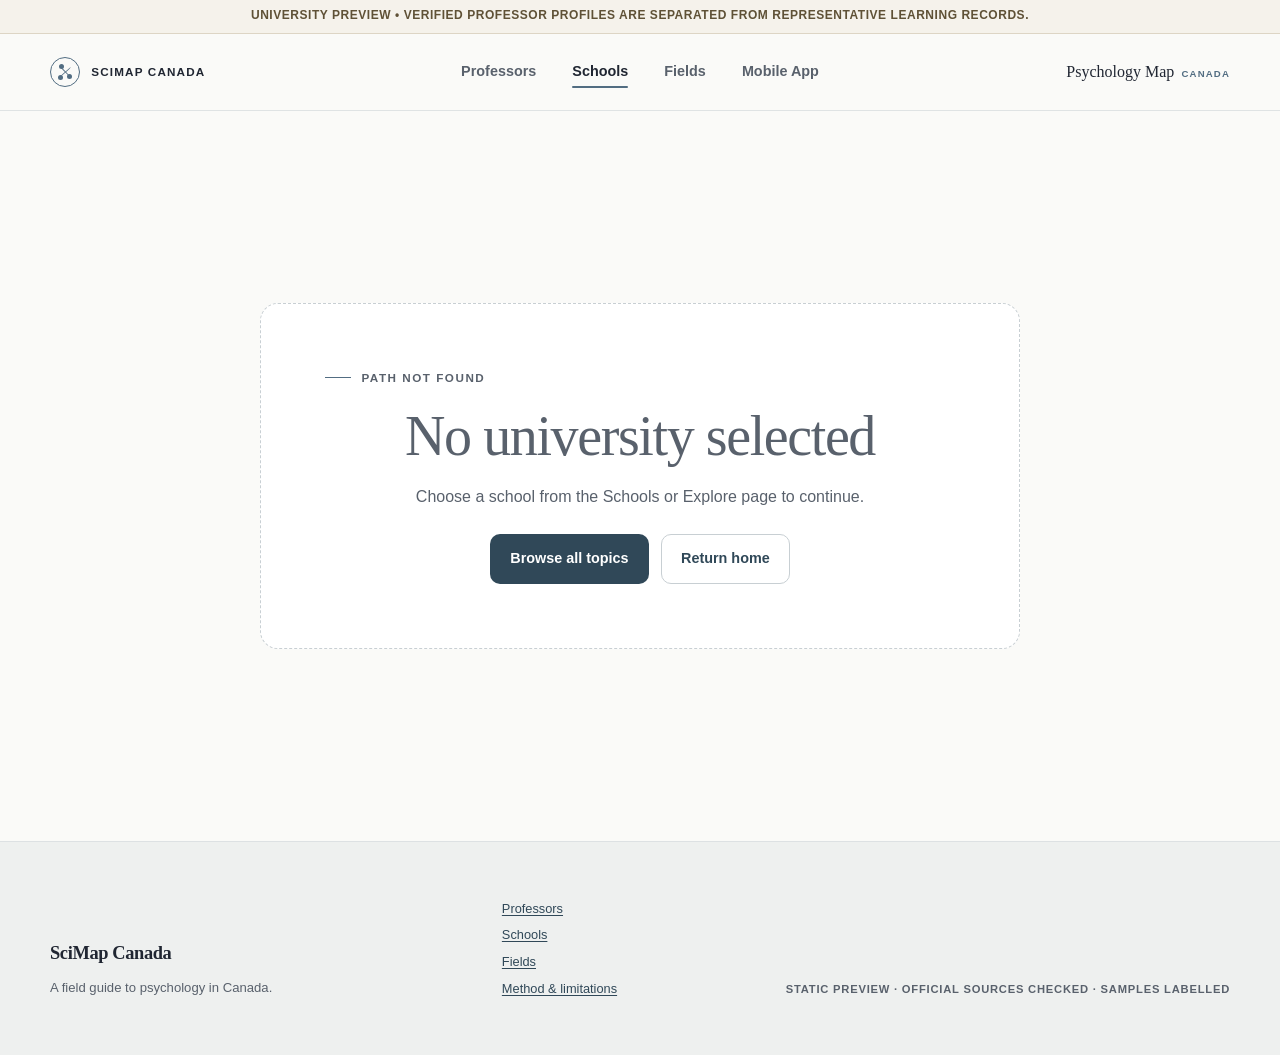
<file: docs/university.html>
<!doctype html>
<html lang="en-CA">
<head>
  <meta charset="utf-8">
  <meta name="viewport" content="width=device-width, initial-scale=1">
  <meta name="description" content="Explore Psychology program context, selected professor profiles, sample learning records, and official university sources.">
  <title>University — PsyMap Canada</title>
  <link rel="icon" href="data:,">
  <link rel="stylesheet" href="css/style.css">
  <script type="module" src="js/app.js?v=20260908-1"></script>
</head>
<body data-page="university">
  <a class="skip-link" href="#main-content">Skip to main content</a>
  <div class="alpha-banner" role="note">University preview <span aria-hidden="true">•</span> Verified professor profiles are separated from representative learning records.</div>
  <header class="site-header"><div class="shell header-inner"><a class="brand" href="index.html" aria-label="PsyMap Canada home"><span class="brand-mark" aria-hidden="true"><i></i><i></i><i></i></span><span>PsyMap <em>Canada</em></span></a><nav aria-label="Primary navigation"><a href="explore.html">Explore</a><a href="explore.html#universities">Universities</a><a href="about.html">About</a></nav></div></header>
  <main id="main-content" class="page-main"><div id="university-view" class="shell detail-root"><div class="loading-state" role="status">Loading university…</div></div></main>
  <footer class="site-footer"><div class="shell footer-inner"><div><a class="brand brand-footer" href="index.html">PsyMap <em>Canada</em></a><p>A student-friendly path into Psychology research.</p></div><div class="footer-links"><a href="explore.html">Explore topics</a><a href="about.html">Methodology &amp; limitations</a></div><p class="footer-note">Static preview · Official sources checked · Samples labelled</p></div></footer>
</body>
</html>
</file>
<file: docs/css/style.css>
:root {
  --background: #fafaf8;
  --surface: #f1f3f2;
  --surface-warm: #f5f2eb;
  --surface-lavender: #efedf4;
  --text: #202632;
  --muted: #59616c;
  --primary: #526d82;
  --primary-dark: #304858;
  --secondary: #655d7e;
  --border: #dde1e3;
  --border-strong: #c8cfd3;
  --white: #ffffff;
  --success: #315f52;
  --warning: #7b5d24;
  --error: #8a3d3d;
  --shadow: 0 14px 38px rgba(32, 38, 50, 0.07);
  --radius-sm: 10px;
  --radius-md: 18px;
  --radius-lg: 28px;
  --shell: 1180px;
}

*,
*::before,
*::after {
  box-sizing: border-box;
}

html {
  scroll-behavior: smooth;
  scroll-padding-top: 6rem;
}

body {
  margin: 0;
  background: var(--background);
  color: var(--text);
  font-family: Inter, ui-sans-serif, -apple-system, BlinkMacSystemFont, "Segoe UI", sans-serif;
  font-size: 1rem;
  line-height: 1.65;
  text-rendering: optimizeLegibility;
}

button,
input {
  font: inherit;
}

button,
a {
  -webkit-tap-highlight-color: transparent;
}

a {
  color: inherit;
  text-underline-offset: 0.18em;
}

img,
svg {
  display: block;
  max-width: 100%;
}

h1,
h2,
h3,
h4,
p {
  margin-top: 0;
}

h1,
h2,
h3,
h4 {
  font-family: Georgia, "Times New Roman", serif;
  font-weight: 500;
  line-height: 1.12;
  letter-spacing: -0.025em;
}

h1 {
  font-size: clamp(2.65rem, 6.5vw, 5.8rem);
}

h2 {
  font-size: clamp(2rem, 4vw, 3.5rem);
}

h3 {
  font-size: 1.45rem;
}

.shell {
  width: min(calc(100% - 3rem), var(--shell));
  margin-inline: auto;
}

.skip-link {
  position: fixed;
  z-index: 1000;
  top: 0.75rem;
  left: 0.75rem;
  padding: 0.65rem 0.9rem;
  border-radius: 8px;
  background: var(--text);
  color: var(--white);
  transform: translateY(-160%);
  transition: transform 160ms ease;
}

.skip-link:focus {
  transform: translateY(0);
}

:focus-visible {
  outline: 3px solid #8f6b29;
  outline-offset: 3px;
}

.alpha-banner {
  min-height: 34px;
  padding: 0.35rem 1rem;
  border-bottom: 1px solid #ddd5c5;
  background: var(--surface-warm);
  color: #5f5136;
  font-size: 0.75rem;
  font-weight: 650;
  letter-spacing: 0.045em;
  text-align: center;
  text-transform: uppercase;
}

.alpha-banner-strong {
  background: #efe8d8;
  color: #684f20;
}

.site-header {
  position: relative;
  z-index: 20;
  border-bottom: 1px solid rgba(221, 225, 227, 0.9);
  background: rgba(250, 250, 248, 0.96);
}

.header-inner {
  display: flex;
  align-items: center;
  justify-content: space-between;
  min-height: 76px;
  gap: 2rem;
}

.brand {
  display: inline-flex;
  align-items: center;
  gap: 0.7rem;
  color: var(--text);
  font-family: Georgia, "Times New Roman", serif;
  font-size: 1.3rem;
  font-weight: 600;
  letter-spacing: -0.02em;
  text-decoration: none;
}

.brand em {
  color: var(--primary);
  font-family: Inter, ui-sans-serif, sans-serif;
  font-size: 0.62rem;
  font-style: normal;
  font-weight: 750;
  letter-spacing: 0.1em;
  text-transform: uppercase;
  vertical-align: middle;
}

.brand-mark {
  position: relative;
  display: inline-flex;
  width: 30px;
  height: 30px;
  align-items: center;
  justify-content: center;
  border: 1px solid var(--primary);
  border-radius: 50%;
}

.brand-mark::before,
.brand-mark::after,
.brand-mark i {
  position: absolute;
  display: block;
  border-radius: 50%;
  background: var(--primary);
  content: "";
}

.brand-mark::before {
  width: 5px;
  height: 5px;
  top: 6px;
  left: 8px;
}

.brand-mark::after {
  width: 5px;
  height: 5px;
  right: 7px;
  bottom: 7px;
}

.brand-mark i:first-child {
  width: 1px;
  height: 16px;
  transform: rotate(-44deg);
}

.brand-mark i:nth-child(2) {
  width: 5px;
  height: 5px;
  left: 7px;
  bottom: 6px;
}

.brand-mark i:nth-child(3) {
  width: 1px;
  height: 14px;
  transform: rotate(48deg);
}

nav {
  display: flex;
  align-items: center;
  gap: clamp(1rem, 3vw, 2.25rem);
}

nav a {
  position: relative;
  display: inline-flex;
  min-height: 44px;
  align-items: center;
  color: var(--muted);
  font-size: 0.9rem;
  font-weight: 650;
  text-decoration: none;
}

nav a:hover,
nav a[aria-current="page"] {
  color: var(--text);
}

nav a[aria-current="page"]::after {
  position: absolute;
  right: 0;
  bottom: 6px;
  left: 0;
  height: 2px;
  border-radius: 999px;
  background: var(--primary);
  content: "";
}

.hero {
  display: grid;
  align-items: center;
  min-height: 720px;
  grid-template-columns: minmax(0, 1.25fr) minmax(330px, 0.75fr);
  gap: clamp(3rem, 8vw, 7rem);
  padding-block: clamp(4.5rem, 9vw, 8rem);
}

.hero-copy {
  min-width: 0;
}

.hero h1 {
  max-width: 790px;
  margin-bottom: 1.45rem;
}

.hero-lede {
  max-width: 680px;
  margin-bottom: 2.25rem;
  color: var(--muted);
  font-size: clamp(1.08rem, 2vw, 1.3rem);
}

.eyebrow {
  display: flex;
  align-items: center;
  gap: 0.65rem;
  margin-bottom: 1.1rem;
  color: var(--primary-dark);
  font-size: 0.73rem;
  font-weight: 750;
  letter-spacing: 0.13em;
  text-transform: uppercase;
}

.eyebrow span {
  width: 26px;
  height: 1px;
  background: var(--primary);
}

.question-form {
  max-width: 740px;
}

.question-form label {
  display: inline-block;
  margin-bottom: 0.55rem;
  color: var(--text);
  font-size: 0.86rem;
  font-weight: 700;
}

.input-row {
  display: flex;
  align-items: stretch;
  gap: 0.65rem;
}

.input-row input {
  min-width: 0;
  min-height: 58px;
  flex: 1;
  padding: 0.9rem 1rem;
  border: 1px solid var(--border-strong);
  border-radius: var(--radius-sm);
  background: var(--white);
  color: var(--text);
  font-size: 1rem;
  box-shadow: 0 4px 18px rgba(32, 38, 50, 0.035);
}

.input-row input::placeholder {
  color: #7b828b;
}

.input-row input:focus {
  border-color: var(--primary);
}

.button {
  display: inline-flex;
  min-height: 48px;
  align-items: center;
  justify-content: center;
  gap: 0.6rem;
  padding: 0.75rem 1.2rem;
  border: 1px solid transparent;
  border-radius: var(--radius-sm);
  font-size: 0.9rem;
  font-weight: 750;
  text-decoration: none;
  cursor: pointer;
}

.button-primary {
  background: var(--primary-dark);
  color: var(--white);
}

.button-primary:hover {
  background: #243c4c;
}

.button-secondary {
  border-color: var(--border-strong);
  background: var(--white);
  color: var(--primary-dark);
}

.button-secondary:hover {
  border-color: var(--primary);
  background: #f8f9f8;
}

.button-text {
  padding-inline: 0;
  color: var(--primary-dark);
}

.example-block {
  margin-top: 1.15rem;
}

.example-block > p {
  margin-bottom: 0.65rem;
  color: var(--muted);
  font-size: 0.77rem;
  font-weight: 650;
}

.chip-row,
.tag-row,
.link-row {
  display: flex;
  flex-wrap: wrap;
  gap: 0.55rem;
}

.question-chip,
.tag,
.tag-link {
  display: inline-flex;
  min-height: 36px;
  align-items: center;
  padding: 0.42rem 0.75rem;
  border: 1px solid var(--border);
  border-radius: 999px;
  background: transparent;
  color: var(--muted);
  font-size: 0.77rem;
  font-weight: 600;
  line-height: 1.25;
}

.question-chip {
  min-height: 44px;
  cursor: pointer;
}

.question-chip:hover,
.tag-link:hover {
  border-color: var(--primary);
  background: var(--surface);
  color: var(--primary-dark);
}

.tag-link {
  text-decoration: none;
}

.tag-lavender {
  border-color: #d9d3e5;
  background: var(--surface-lavender);
  color: #4e4765;
}

.tag-sample {
  border-color: #ddd2ba;
  background: #f5f0e4;
  color: #6a5328;
}

.journey-card {
  position: relative;
  overflow: hidden;
  padding: clamp(1.8rem, 4vw, 2.6rem);
  border-radius: var(--radius-lg);
  background: #2b3d49;
  color: var(--white);
  box-shadow: var(--shadow);
}

.journey-card::after {
  position: absolute;
  width: 180px;
  height: 180px;
  right: -95px;
  bottom: -100px;
  border: 1px solid rgba(255, 255, 255, 0.14);
  border-radius: 50%;
  box-shadow: 0 0 0 28px rgba(255, 255, 255, 0.025), 0 0 0 58px rgba(255, 255, 255, 0.02);
  content: "";
}

.journey-topline {
  display: flex;
  align-items: center;
  gap: 0.55rem;
  margin-bottom: 2rem;
  color: #d8e1e5;
  font-size: 0.7rem;
  font-weight: 750;
  letter-spacing: 0.12em;
  text-transform: uppercase;
}

.status-dot {
  width: 7px;
  height: 7px;
  border-radius: 50%;
  background: #c8c0d8;
  box-shadow: 0 0 0 5px rgba(200, 192, 216, 0.12);
}

.journey-card h2 {
  max-width: 310px;
  margin-bottom: 2rem;
  font-size: clamp(1.8rem, 3vw, 2.45rem);
}

.journey-list {
  position: relative;
  z-index: 1;
  display: grid;
  margin: 0;
  padding: 0;
  gap: 0;
  list-style: none;
}

.journey-list li {
  display: grid;
  align-items: start;
  padding: 1rem 0;
  border-top: 1px solid rgba(255, 255, 255, 0.14);
  grid-template-columns: 38px 1fr;
  gap: 0.65rem;
}

.journey-list li > span {
  color: #bab1ca;
  font-size: 0.68rem;
  font-weight: 700;
}

.journey-list strong,
.journey-list small {
  display: block;
}

.journey-list strong {
  font-family: Georgia, "Times New Roman", serif;
  font-size: 1.02rem;
  font-weight: 500;
}

.journey-list small {
  margin-top: 0.18rem;
  color: #cbd4d8;
  font-size: 0.76rem;
}

.principle-quote {
  position: relative;
  z-index: 1;
  margin: 1.5rem 0 0;
  color: #d7d0e4;
  font-family: Georgia, "Times New Roman", serif;
  font-size: 0.92rem;
  font-style: italic;
}

.section {
  padding-block: clamp(4.5rem, 9vw, 8rem);
}

.section-tint {
  border-block: 1px solid var(--border);
  background: var(--surface);
}

.section-heading {
  margin-bottom: clamp(2rem, 5vw, 3.5rem);
}

.section-heading h2 {
  max-width: 690px;
  margin-bottom: 0;
}

.split-heading {
  display: grid;
  align-items: end;
  grid-template-columns: minmax(0, 1.35fr) minmax(280px, 0.65fr);
  gap: 3rem;
}

.split-heading > p {
  max-width: 480px;
  margin: 0 0 0.35rem;
  color: var(--muted);
}

.compact-heading h2 {
  font-size: clamp(1.9rem, 3.5vw, 2.8rem);
}

.principle-grid,
.topic-grid,
.university-grid,
.entity-grid {
  display: grid;
  grid-template-columns: repeat(3, minmax(0, 1fr));
  gap: 1rem;
}

.principle-card {
  min-height: 275px;
  padding: 1.6rem;
  border: 1px solid var(--border);
  border-radius: var(--radius-md);
  background: var(--white);
}

.principle-card:nth-child(2) {
  background: var(--surface-lavender);
}

.principle-card h3 {
  margin: 3.5rem 0 0.8rem;
}

.principle-card p {
  margin: 0;
  color: var(--muted);
  font-size: 0.92rem;
}

.card-number,
.section-index {
  color: var(--primary);
  font-size: 0.7rem;
  font-weight: 750;
  letter-spacing: 0.12em;
}

.university-intro {
  display: grid;
  align-items: center;
  grid-template-columns: minmax(0, 0.8fr) minmax(0, 1.2fr);
  gap: clamp(3rem, 8vw, 7rem);
}

.university-intro h2 {
  font-size: clamp(2rem, 4vw, 3.2rem);
}

.university-intro > div:first-child > p:last-child {
  color: var(--muted);
}

.university-mini-grid {
  display: grid;
  gap: 0.8rem;
}

.university-mini {
  display: grid;
  padding: 1.25rem 1.4rem;
  border: 1px solid var(--border);
  border-radius: var(--radius-md);
  background: var(--background);
  text-decoration: none;
  grid-template-columns: 70px 1fr;
  column-gap: 1rem;
}

.university-mini > span {
  grid-row: 1 / 3;
  align-self: center;
  color: var(--primary);
  font-family: Georgia, "Times New Roman", serif;
  font-size: 1.35rem;
}

.university-mini strong {
  font-family: Georgia, "Times New Roman", serif;
  font-size: 1.1rem;
  font-weight: 500;
}

.university-mini small {
  color: var(--muted);
}

.university-mini i {
  float: right;
  color: var(--primary);
  font-style: normal;
}

.university-mini:hover {
  border-color: var(--primary);
  box-shadow: 0 8px 22px rgba(32, 38, 50, 0.06);
}

.page-main {
  min-height: 62vh;
}

.explore-head,
.about-hero {
  padding-top: clamp(3.5rem, 8vw, 6.5rem);
  padding-bottom: clamp(2.7rem, 6vw, 4.5rem);
}

.explore-title-row {
  display: grid;
  align-items: end;
  grid-template-columns: minmax(0, 0.95fr) minmax(380px, 0.75fr);
  gap: clamp(2rem, 6vw, 5rem);
}

.explore-head h1 {
  max-width: 700px;
  margin-bottom: 1rem;
  font-size: clamp(2.7rem, 5.5vw, 4.9rem);
}

.explore-head p:not(.eyebrow) {
  max-width: 620px;
  margin-bottom: 0;
  color: var(--muted);
  font-size: 1.05rem;
}

.compact-form .input-row input {
  min-height: 52px;
}

.mobile-label {
  display: none;
}

.results-section {
  padding-top: 1.25rem;
}

.results-title {
  margin: 2rem 0 1rem;
  font-size: clamp(1.75rem, 3vw, 2.45rem);
}

.question-context-card {
  position: relative;
  margin-bottom: 1rem;
  padding: clamp(1.5rem, 4vw, 2.25rem);
  border-left: 4px solid var(--secondary);
  border-radius: 0 var(--radius-md) var(--radius-md) 0;
  background: var(--surface-lavender);
}

.question-context-card .eyebrow {
  color: #4e4765;
}

.question-context-card blockquote {
  margin: 0;
  font-family: Georgia, "Times New Roman", serif;
  font-size: clamp(1.5rem, 3vw, 2.2rem);
  line-height: 1.25;
  overflow-wrap: anywhere;
}

.callout {
  margin-bottom: 1.5rem;
  padding: 1rem 1.15rem;
  border: 1px solid var(--border);
  border-radius: var(--radius-sm);
  background: var(--white);
  color: var(--muted);
  font-size: 0.9rem;
}

.callout strong {
  color: var(--text);
}

.callout:empty {
  display: none;
}

.topic-grid {
  grid-template-columns: repeat(4, minmax(0, 1fr));
}

.topic-card,
.university-card,
.entity-card {
  display: flex;
  min-width: 0;
  flex-direction: column;
  border: 1px solid var(--border);
  border-radius: var(--radius-md);
  background: var(--white);
}

.topic-card {
  min-height: 280px;
  padding: 1.35rem;
  text-decoration: none;
  transition: border-color 150ms ease, transform 150ms ease, box-shadow 150ms ease;
}

.topic-card:hover {
  border-color: var(--primary);
  box-shadow: 0 10px 26px rgba(32, 38, 50, 0.07);
  transform: translateY(-2px);
}

.topic-card-top,
.entity-card-top,
.university-card-top {
  display: flex;
  align-items: center;
  justify-content: space-between;
  gap: 0.75rem;
}

.topic-domain {
  color: var(--secondary);
  font-size: 0.68rem;
  font-weight: 750;
  letter-spacing: 0.09em;
  text-transform: uppercase;
}

.topic-arrow {
  color: var(--primary);
  font-size: 1.15rem;
}

.topic-card h3 {
  margin: 2.7rem 0 0.75rem;
  font-size: 1.38rem;
}

.topic-card p {
  display: -webkit-box;
  overflow: hidden;
  margin-bottom: 1.1rem;
  color: var(--muted);
  font-size: 0.86rem;
  -webkit-box-orient: vertical;
  -webkit-line-clamp: 3;
}

.topic-card .tag-row {
  margin-top: auto;
}

.topic-card .tag {
  min-height: 30px;
  padding: 0.32rem 0.55rem;
  font-size: 0.67rem;
}

.university-grid {
  grid-template-columns: repeat(2, minmax(0, 1fr));
}

.university-card {
  padding: clamp(1.5rem, 4vw, 2.2rem);
}

.university-code {
  display: flex;
  width: 58px;
  height: 58px;
  align-items: center;
  justify-content: center;
  border-radius: 50%;
  background: var(--surface-lavender);
  color: var(--secondary);
  font-family: Georgia, "Times New Roman", serif;
  font-size: 1.05rem;
}

.university-card h3 {
  margin: 2rem 0 0.45rem;
  font-size: 1.65rem;
}

.university-card .location {
  margin-bottom: 1rem;
  color: var(--primary);
  font-size: 0.78rem;
  font-weight: 700;
  letter-spacing: 0.035em;
  text-transform: uppercase;
}

.university-card p {
  color: var(--muted);
}

.university-card .button {
  align-self: flex-start;
  margin-top: auto;
}

.loading-state,
.error-state {
  grid-column: 1 / -1;
  padding: 3rem;
  border: 1px dashed var(--border-strong);
  border-radius: var(--radius-md);
  color: var(--muted);
  text-align: center;
}

.error-state {
  max-width: 760px;
  margin: clamp(3rem, 8vw, 7rem) auto;
  padding: clamp(2rem, 6vw, 4rem);
  background: var(--white);
}

.error-state h1 {
  margin-bottom: 1rem;
  font-size: clamp(2rem, 5vw, 3.5rem);
}

.error-state p {
  color: var(--muted);
}

.error-actions {
  display: flex;
  flex-wrap: wrap;
  justify-content: center;
  margin-top: 1.5rem;
  gap: 0.75rem;
}

.detail-root {
  padding-block: clamp(3rem, 7vw, 6rem);
}

.breadcrumbs {
  display: flex;
  flex-wrap: wrap;
  align-items: center;
  margin-bottom: 2.25rem;
  gap: 0.55rem;
  color: var(--muted);
  font-size: 0.78rem;
}

.breadcrumbs a {
  color: var(--primary-dark);
}

.breadcrumbs span[aria-hidden="true"] {
  color: #9aa0a6;
}

.detail-hero {
  display: grid;
  align-items: end;
  padding-bottom: clamp(3rem, 7vw, 5.5rem);
  grid-template-columns: minmax(0, 1.25fr) minmax(260px, 0.55fr);
  gap: clamp(2rem, 7vw, 6rem);
}

.detail-hero h1 {
  max-width: 830px;
  margin-bottom: 1.2rem;
  font-size: clamp(2.8rem, 6vw, 5.3rem);
}

.detail-hero .lede {
  max-width: 760px;
  margin-bottom: 1.5rem;
  color: var(--muted);
  font-size: clamp(1.05rem, 2vw, 1.2rem);
}

.meta-panel {
  padding: 1.35rem;
  border: 1px solid var(--border);
  border-radius: var(--radius-md);
  background: var(--surface);
}

.meta-list {
  display: grid;
  margin: 0;
  gap: 0.9rem;
}

.meta-list div {
  padding-bottom: 0.85rem;
  border-bottom: 1px solid var(--border);
}

.meta-list div:last-child {
  padding-bottom: 0;
  border-bottom: 0;
}

.meta-list dt {
  margin-bottom: 0.2rem;
  color: var(--muted);
  font-size: 0.67rem;
  font-weight: 750;
  letter-spacing: 0.08em;
  text-transform: uppercase;
}

.meta-list dd {
  margin: 0;
  font-family: Georgia, "Times New Roman", serif;
  font-size: 1rem;
}

.detail-section {
  padding-block: clamp(3rem, 7vw, 5.5rem);
  border-top: 1px solid var(--border);
}

.detail-section-title {
  display: grid;
  margin-bottom: 2rem;
  grid-template-columns: 70px minmax(0, 1fr);
  gap: 1rem;
}

.detail-section-title span {
  padding-top: 0.4rem;
  color: var(--primary);
  font-size: 0.7rem;
  font-weight: 750;
  letter-spacing: 0.1em;
}

.detail-section-title h2 {
  margin: 0;
  font-size: clamp(1.8rem, 3.5vw, 2.75rem);
}

.detail-columns {
  display: grid;
  grid-template-columns: repeat(2, minmax(0, 1fr));
  gap: clamp(2rem, 6vw, 5rem);
}

.detail-copy h3,
.subsection-title {
  margin-bottom: 0.75rem;
  font-size: 1.25rem;
}

.detail-copy p,
.detail-copy li {
  color: var(--muted);
}

.clean-list,
.question-list,
.source-list {
  margin: 0;
  padding: 0;
  list-style: none;
}

.clean-list {
  display: grid;
  gap: 0.55rem;
}

.clean-list li {
  position: relative;
  padding-left: 1rem;
}

.clean-list li::before {
  position: absolute;
  top: 0.68em;
  left: 0;
  width: 5px;
  height: 5px;
  border-radius: 50%;
  background: var(--secondary);
  content: "";
}

.question-list {
  counter-reset: question;
}

.question-list li {
  display: grid;
  padding: 1.1rem 0;
  border-bottom: 1px solid var(--border);
  grid-template-columns: 48px minmax(0, 1fr);
  gap: 1rem;
  color: var(--text);
  font-family: Georgia, "Times New Roman", serif;
  font-size: 1.1rem;
}

.question-list li::before {
  color: var(--primary);
  font-family: Inter, ui-sans-serif, sans-serif;
  font-size: 0.7rem;
  font-weight: 750;
  content: "0" counter(question);
  counter-increment: question;
}

.entity-grid {
  grid-template-columns: repeat(3, minmax(0, 1fr));
}

.entity-card {
  min-height: 240px;
  padding: 1.25rem;
}

.entity-card h3 {
  margin: 1.5rem 0 0.45rem;
  font-size: 1.3rem;
}

.entity-card h3 a {
  text-decoration: none;
}

.entity-card h3 a:hover {
  text-decoration: underline;
}

.entity-card p {
  margin-bottom: 1rem;
  color: var(--muted);
  font-size: 0.84rem;
}

.entity-card .tag-row,
.entity-card .card-link {
  margin-top: auto;
}

.card-type {
  color: var(--primary);
  font-size: 0.66rem;
  font-weight: 750;
  letter-spacing: 0.1em;
  text-transform: uppercase;
}

.card-link {
  color: var(--primary-dark);
  font-size: 0.8rem;
  font-weight: 750;
  text-decoration: none;
}

.card-link:hover {
  text-decoration: underline;
}

.sample-notice,
.verification-box,
.source-box {
  padding: 1.25rem;
  border-radius: var(--radius-md);
}

.sample-notice {
  border: 1px solid #ddd2ba;
  background: #f5f0e4;
  color: #604d2b;
}

.sample-notice strong,
.sample-notice p {
  display: block;
}

.sample-notice p {
  margin: 0.25rem 0 0;
  font-size: 0.84rem;
}

.verification-box {
  border: 1px solid #c9dad4;
  background: #edf4f1;
}

.verification-badge {
  display: inline-flex;
  align-items: center;
  gap: 0.45rem;
  color: var(--success);
  font-size: 0.78rem;
  font-weight: 800;
  letter-spacing: 0.055em;
  text-transform: uppercase;
}

.verification-badge::before {
  display: inline-flex;
  width: 12px;
  height: 12px;
  border: 3px solid #edf4f1;
  border-radius: 50%;
  background: var(--success);
  box-shadow: 0 0 0 1px var(--success);
  content: "";
}

.verification-box p {
  margin: 0.55rem 0 0;
  color: #476259;
  font-size: 0.82rem;
}

.verification-pending {
  border-color: #ddd2ba;
  background: #f5f0e4;
}

.verification-badge-pending,
.verification-pending p {
  color: #684f20;
}

.verification-badge-pending::before {
  border-color: #f5f0e4;
  background: transparent;
  box-shadow: 0 0 0 1px #7b5d24;
}

.source-box {
  border: 1px solid var(--border);
  background: var(--white);
}

.source-box h3 {
  margin-bottom: 0.6rem;
  font-size: 1.2rem;
}

.source-box > p {
  color: var(--muted);
  font-size: 0.85rem;
}

.source-list {
  display: grid;
  gap: 0.65rem;
}

.source-list a {
  display: flex;
  min-height: 46px;
  align-items: center;
  justify-content: space-between;
  gap: 1rem;
  padding: 0.65rem 0.8rem;
  border: 1px solid var(--border);
  border-radius: var(--radius-sm);
  color: var(--primary-dark);
  font-size: 0.83rem;
  font-weight: 700;
  text-decoration: none;
}

.source-list a:hover {
  border-color: var(--primary);
  background: var(--surface);
}

.source-list a span:last-child {
  flex: 0 0 auto;
}

.detail-hero .location {
  margin: 0;
  color: var(--primary-dark);
  font-size: 0.78rem;
  font-weight: 750;
  letter-spacing: 0.055em;
  text-transform: uppercase;
}

.detail-columns .entity-grid {
  grid-template-columns: 1fr;
}

.sample-notice + .subsection-title {
  margin-top: 2rem;
}

.about-hero {
  display: grid;
  padding-bottom: clamp(4rem, 9vw, 7rem);
  grid-template-columns: minmax(0, 1.35fr) minmax(270px, 0.65fr);
  column-gap: clamp(3rem, 8vw, 7rem);
}

.about-hero .eyebrow,
.about-hero h1 {
  grid-column: 1;
}

.about-hero h1 {
  max-width: 850px;
  margin-bottom: 1.3rem;
  font-size: clamp(2.8rem, 6vw, 5.1rem);
}

.about-hero > p:not(.eyebrow) {
  max-width: 730px;
  margin: 0;
  color: var(--muted);
  font-size: 1.1rem;
}

.about-hero blockquote {
  align-self: end;
  margin: 0;
  padding: 1.3rem;
  border-left: 3px solid var(--secondary);
  background: var(--surface-lavender);
  color: #4e4765;
  font-family: Georgia, "Times New Roman", serif;
  font-size: 1.25rem;
  font-style: italic;
}

.about-layout {
  display: grid;
  align-items: start;
  padding-bottom: clamp(5rem, 10vw, 8rem);
  grid-template-columns: 220px minmax(0, 760px);
  gap: clamp(3rem, 9vw, 8rem);
}

.about-nav {
  position: sticky;
  top: 1.5rem;
  display: grid;
  gap: 0.5rem;
}

.about-nav strong {
  margin-bottom: 0.5rem;
  font-size: 0.74rem;
  letter-spacing: 0.09em;
  text-transform: uppercase;
}

.about-nav a {
  padding-block: 0.3rem;
  color: var(--muted);
  font-size: 0.85rem;
  text-decoration: none;
}

.about-nav a:hover {
  color: var(--primary-dark);
  text-decoration: underline;
}

.prose section {
  padding: 0 0 4rem;
}

.prose section + section {
  padding-top: 4rem;
  border-top: 1px solid var(--border);
}

.prose h2 {
  margin-bottom: 1.3rem;
  font-size: clamp(2rem, 4vw, 3rem);
}

.prose p,
.prose li {
  color: var(--muted);
  font-size: 1.02rem;
}

.prose li + li {
  margin-top: 0.6rem;
}

.process-line {
  display: flex;
  flex-wrap: wrap;
  align-items: center;
  margin-top: 1.5rem;
  gap: 0.65rem;
}

.process-line span {
  padding: 0.55rem 0.8rem;
  border: 1px solid var(--border);
  border-radius: 999px;
  background: var(--white);
  color: var(--primary-dark);
  font-size: 0.78rem;
  font-weight: 750;
}

.process-line i {
  color: var(--secondary);
  font-style: normal;
}

.placeholder-note {
  padding: 1.4rem;
  border: 1px dashed var(--secondary);
  border-radius: var(--radius-md);
  background: var(--surface-lavender);
}

.placeholder-note strong {
  color: #4e4765;
  font-size: 0.78rem;
  letter-spacing: 0.08em;
  text-transform: uppercase;
}

.placeholder-note p {
  margin: 0.5rem 0 0;
}

.site-footer {
  padding-block: 3.5rem;
  border-top: 1px solid var(--border);
  background: #eef0ef;
}

.footer-inner {
  display: grid;
  align-items: end;
  grid-template-columns: 1.25fr 0.75fr auto;
  gap: 2rem;
}

.brand-footer {
  font-size: 1.15rem;
}

.footer-inner > div:first-child p {
  margin: 0.55rem 0 0;
  color: var(--muted);
  font-size: 0.82rem;
}

.footer-links {
  display: grid;
  gap: 0.35rem;
}

.footer-links a {
  color: var(--primary-dark);
  font-size: 0.8rem;
}

.footer-note {
  margin: 0;
  color: var(--muted);
  font-size: 0.7rem;
  font-weight: 700;
  letter-spacing: 0.07em;
  text-transform: uppercase;
}

@media (max-width: 1000px) {
  .hero {
    min-height: auto;
    grid-template-columns: 1fr;
  }

  .journey-card {
    display: grid;
    grid-template-columns: 0.7fr 1.3fr;
    column-gap: 2rem;
  }

  .journey-topline,
  .journey-card h2,
  .principle-quote {
    grid-column: 1;
  }

  .journey-list {
    grid-column: 2;
    grid-row: 1 / 4;
  }

  .topic-grid {
    grid-template-columns: repeat(3, minmax(0, 1fr));
  }

  .entity-grid {
    grid-template-columns: repeat(2, minmax(0, 1fr));
  }

  .explore-title-row {
    align-items: start;
    grid-template-columns: 1fr;
  }

  .compact-form {
    max-width: 700px;
  }
}

@media (max-width: 800px) {
  .split-heading,
  .university-intro,
  .detail-hero,
  .about-hero,
  .about-layout {
    grid-template-columns: 1fr;
  }

  .split-heading,
  .university-intro,
  .detail-hero,
  .about-hero {
    gap: 1.5rem;
  }

  .principle-grid,
  .topic-grid {
    grid-template-columns: repeat(2, minmax(0, 1fr));
  }

  .principle-card {
    min-height: 240px;
  }

  .about-hero blockquote {
    max-width: 500px;
  }

  .about-nav {
    position: static;
    display: flex;
    overflow-x: auto;
    padding-bottom: 0.75rem;
    gap: 0.4rem;
    scrollbar-width: thin;
  }

  .about-nav strong {
    display: none;
  }

  .about-nav a {
    flex: 0 0 auto;
    padding: 0.45rem 0.7rem;
    border: 1px solid var(--border);
    border-radius: 999px;
    background: var(--white);
  }

  .footer-inner {
    grid-template-columns: 1fr 1fr;
  }

  .footer-note {
    grid-column: 1 / -1;
  }
}

@media (max-width: 620px) {
  html {
    scroll-padding-top: 2rem;
  }

  .shell {
    width: min(calc(100% - 2rem), var(--shell));
  }

  .alpha-banner {
    padding-inline: 0.7rem;
    font-size: 0.8rem;
  }

  .header-inner {
    min-height: 70px;
  }

  .brand {
    gap: 0.5rem;
    font-size: 1.08rem;
  }

  .brand-mark {
    width: 27px;
    height: 27px;
  }

  .brand em {
    display: none;
  }

  nav {
    gap: 0.75rem;
  }

  nav a {
    font-size: 0.85rem;
  }

  .hero {
    padding-block: 3.5rem 4.5rem;
    gap: 3rem;
  }

  .hero h1 {
    font-size: clamp(2.65rem, 13vw, 4.1rem);
  }

  .input-row {
    flex-direction: column;
  }

  .input-row .button {
    min-height: 52px;
  }

  .compact-form .input-row {
    flex-direction: row;
  }

  .compact-form .button {
    min-width: 64px;
    padding-inline: 0.8rem;
  }

  .desktop-label {
    display: none;
  }

  .mobile-label {
    display: inline;
  }

  .journey-card {
    display: block;
  }

  .journey-card h2 {
    max-width: 100%;
  }

  .principle-grid,
  .topic-grid,
  .university-grid,
  .entity-grid,
  .detail-columns {
    grid-template-columns: 1fr;
  }

  .topic-card {
    min-height: 235px;
  }

  .principle-card {
    min-height: 220px;
  }

  .university-mini {
    grid-template-columns: 52px 1fr;
  }

  .detail-section-title {
    grid-template-columns: 44px minmax(0, 1fr);
  }

  .question-list li {
    grid-template-columns: 36px minmax(0, 1fr);
  }

  .footer-inner {
    grid-template-columns: 1fr;
  }

  .footer-note {
    grid-column: auto;
  }
}

@media (max-width: 380px) {
  .shell {
    width: min(calc(100% - 1.4rem), var(--shell));
  }

  nav {
    gap: 0.5rem;
  }

  nav a {
    font-size: 0.8rem;
  }

  .brand-mark {
    display: none;
  }

  .compact-form .input-row {
    flex-direction: column;
  }
}

@media (prefers-reduced-motion: reduce) {
  html {
    scroll-behavior: auto;
  }

  *,
  *::before,
  *::after {
    scroll-behavior: auto !important;
    transition-duration: 0.01ms !important;
  }
}

/* Psychology Map Canada product shell */
.header-inner {
  display: grid;
  grid-template-columns: minmax(170px, 1fr) auto minmax(170px, 1fr);
}

.brand-symbol {
  justify-self: start;
}

.brand-short {
  font-family: Inter, ui-sans-serif, sans-serif;
  font-size: 0.73rem;
  font-weight: 750;
  letter-spacing: 0.1em;
  text-transform: uppercase;
}

.primary-nav {
  justify-self: center;
}

.brand-wordmark {
  display: inline-flex;
  align-items: baseline;
  justify-self: end;
  gap: 0.45rem;
  font-family: Georgia, "Times New Roman", serif;
  font-size: 1rem;
  text-decoration: none;
}

.brand-wordmark small {
  color: var(--primary);
  font-family: Inter, ui-sans-serif, sans-serif;
  font-size: 0.6rem;
  font-weight: 800;
  letter-spacing: 0.12em;
  text-transform: uppercase;
}

.nav-toggle {
  display: none;
}

.home-hero {
  display: grid;
  min-height: 730px;
  align-items: center;
  padding-block: clamp(4.5rem, 9vw, 8.5rem);
  grid-template-columns: minmax(270px, 0.82fr) minmax(390px, 1.18fr) minmax(190px, 0.58fr);
  gap: clamp(2rem, 5vw, 5.5rem);
}

.home-about h1 {
  margin-bottom: 1.5rem;
  font-size: clamp(3rem, 6vw, 5.7rem);
}

.home-about > p:not(.eyebrow) {
  max-width: 560px;
  color: var(--muted);
}

.home-about .home-definition {
  color: var(--text);
  font-family: Georgia, "Times New Roman", serif;
  font-size: clamp(1.15rem, 2vw, 1.38rem);
  line-height: 1.48;
}

.home-purpose {
  padding-top: 1rem;
  border-top: 1px solid var(--border);
  font-size: 0.86rem;
  font-weight: 650;
}

.home-discovery {
  position: relative;
  z-index: 3;
  padding: clamp(1.7rem, 4vw, 2.8rem);
  border: 1px solid #d9d5ca;
  border-radius: var(--radius-lg);
  background: rgba(255, 255, 255, 0.91);
  box-shadow: 0 24px 70px rgba(47, 54, 54, 0.09);
}

.home-discovery h2 {
  margin-bottom: 1.6rem;
  font-size: clamp(2rem, 3.6vw, 3.05rem);
}

.site-search label {
  display: block;
  margin-bottom: 0.55rem;
  font-size: 0.78rem;
  font-weight: 750;
}

.search-control {
  position: relative;
  display: grid;
  grid-template-columns: minmax(0, 1fr) auto;
  gap: 0.55rem;
}

.search-control input {
  min-width: 0;
  min-height: 58px;
  padding: 0.9rem 1rem;
  border: 1px solid var(--border-strong);
  border-radius: var(--radius-sm);
  background: var(--background);
  color: var(--text);
}

.search-suggestions {
  position: absolute;
  z-index: 20;
  top: calc(100% + 0.55rem);
  right: 0;
  left: 0;
  overflow: auto;
  max-height: 420px;
  margin: 0;
  padding: 0.45rem;
  border: 1px solid var(--border-strong);
  border-radius: var(--radius-md);
  background: var(--white);
  box-shadow: var(--shadow);
  list-style: none;
}

.search-suggestions[hidden] {
  display: none;
}

.search-suggestions li[role="option"] {
  border-radius: var(--radius-sm);
}

.search-suggestions li[role="option"].is-active,
.search-suggestions li[role="option"]:hover {
  background: var(--surface);
}

.search-suggestions a {
  display: grid;
  padding: 0.7rem 0.8rem;
  text-decoration: none;
}

.search-suggestions strong {
  font-family: Georgia, "Times New Roman", serif;
  font-size: 1rem;
  font-weight: 500;
}

.search-suggestions small {
  overflow: hidden;
  color: var(--muted);
  font-size: 0.72rem;
  text-overflow: ellipsis;
  white-space: nowrap;
}

.search-result-type,
.search-correction {
  color: var(--primary);
  font-size: 0.64rem;
  font-weight: 800;
  letter-spacing: 0.09em;
  text-transform: uppercase;
}

.search-correction,
.search-empty {
  padding: 0.65rem 0.8rem;
}

.search-empty {
  color: var(--muted);
  font-size: 0.8rem;
}

.quiz-invitation {
  display: grid;
  margin-top: 1.2rem;
  padding-top: 1.1rem;
  border-top: 1px solid var(--border);
  text-decoration: none;
}

.quiz-invitation span,
.quiz-invitation small {
  color: var(--muted);
  font-size: 0.76rem;
}

.quiz-invitation strong {
  margin: 0.15rem 0;
  color: var(--primary-dark);
  font-family: Georgia, "Times New Roman", serif;
  font-size: 1.08rem;
  font-weight: 500;
}

.quiz-invitation i {
  color: var(--primary);
  font-style: normal;
}

.hero-sketch,
.hero-illustration {
  position: relative;
  overflow: hidden;
  min-height: 450px;
  padding: 2rem 1.35rem;
  border-left: 1px solid #d5d0c4;
  color: #52615f;
}

.hero-illustration {
  margin: 0;
  padding: 0;
  border: 0;
  border-radius: 999px 999px 24px 24px;
  background: var(--surface-warm);
}

.hero-illustration img {
  width: 100%;
  height: 100%;
  min-height: 450px;
  object-fit: cover;
  object-position: 79% center;
}

.hero-sketch p {
  position: relative;
  z-index: 2;
  display: grid;
  gap: 4.6rem;
  color: #6b736f;
  font-family: Georgia, "Times New Roman", serif;
  font-size: 0.84rem;
  font-style: italic;
}

.hero-sketch p span:nth-child(2) {
  justify-self: end;
}

.hero-sketch blockquote {
  position: absolute;
  z-index: 2;
  right: 1.2rem;
  bottom: 1.5rem;
  left: 1.35rem;
  margin: 0;
  font-family: Georgia, "Times New Roman", serif;
  font-size: 1.12rem;
  line-height: 1.42;
}

.sketch-orbit {
  position: absolute;
  border: 1px solid rgba(101, 93, 126, 0.34);
  border-radius: 50%;
}

.sketch-orbit-one {
  width: 230px;
  height: 300px;
  top: 3.5rem;
  left: -4rem;
  transform: rotate(24deg);
}

.sketch-orbit-two {
  width: 180px;
  height: 260px;
  top: 6rem;
  right: -6rem;
  transform: rotate(-31deg);
}

.portal-card {
  color: inherit;
  text-decoration: none;
  transition: border-color 160ms ease, transform 160ms ease, box-shadow 160ms ease;
}

.portal-card:hover {
  border-color: var(--primary);
  box-shadow: 0 12px 30px rgba(32, 38, 50, 0.06);
  transform: translateY(-2px);
}

.visually-hidden {
  position: absolute !important;
  overflow: hidden !important;
  width: 1px !important;
  height: 1px !important;
  padding: 0 !important;
  border: 0 !important;
  margin: -1px !important;
  clip: rect(0 0 0 0) !important;
  white-space: nowrap !important;
}

@media (max-width: 1080px) {
  .header-inner {
    grid-template-columns: auto 1fr auto;
  }

  .brand-short {
    display: none;
  }

  .home-hero {
    grid-template-columns: minmax(260px, 0.85fr) minmax(380px, 1.15fr);
  }

  .hero-sketch,
  .hero-illustration {
    display: none;
  }
}

@media (max-width: 800px) {
  .header-inner {
    position: relative;
    grid-template-columns: 1fr auto;
  }

  .brand-short {
    display: inline;
  }

  .brand-wordmark {
    display: none;
  }

  .nav-toggle {
    display: inline-flex;
    min-height: 44px;
    align-items: center;
    gap: 0.55rem;
    padding: 0.45rem 0.75rem;
    border: 1px solid var(--border);
    border-radius: 999px;
    background: var(--background);
    color: var(--text);
    font-size: 0.78rem;
    font-weight: 750;
  }

  .nav-toggle i,
  .nav-toggle i::before,
  .nav-toggle i::after {
    display: block;
    width: 15px;
    height: 1px;
    background: currentColor;
    content: "";
  }

  .nav-toggle i::before {
    transform: translateY(-5px);
  }

  .nav-toggle i::after {
    transform: translateY(4px);
  }

  .primary-nav {
    position: absolute;
    top: calc(100% - 2px);
    right: 0;
    left: 0;
    display: none;
    padding: 0.65rem;
    border: 1px solid var(--border);
    border-radius: 0 0 var(--radius-md) var(--radius-md);
    background: var(--background);
    box-shadow: var(--shadow);
  }

  .primary-nav.is-open {
    display: grid;
  }

  .primary-nav a {
    justify-content: center;
  }

  .home-hero {
    min-height: auto;
    grid-template-columns: 1fr;
  }
}

@media (max-width: 520px) {
  .home-hero {
    padding-block: 3.5rem 4.5rem;
  }

  .home-about h1 {
    font-size: clamp(2.75rem, 15vw, 4.3rem);
  }

  .search-control {
    grid-template-columns: 1fr;
  }

  .search-suggestions {
    top: 62px;
  }

  .brand-short {
    font-size: 0.68rem;
  }
}

.coming-soon {
  display: flex;
  min-height: 68vh;
  max-width: 850px;
  flex-direction: column;
  align-items: flex-start;
  justify-content: center;
  padding-block: 5rem;
}

.coming-soon h1 {
  max-width: 760px;
  margin-bottom: 1rem;
}

.coming-soon > p:not(.eyebrow, .coming-kicker) {
  max-width: 620px;
  color: var(--muted);
}

.coming-kicker {
  margin-bottom: 0.75rem;
  color: var(--secondary);
  font-family: Georgia, "Times New Roman", serif;
  font-size: 1.4rem;
  font-style: italic;
}

/* Directories, comparison, and interest explorer */
.directory-hero {
  display: grid;
  align-items: end;
  padding-block: clamp(4rem, 9vw, 7.5rem) clamp(3rem, 6vw, 5rem);
  grid-template-columns: minmax(0, 1.35fr) minmax(280px, 0.65fr);
  gap: clamp(2rem, 8vw, 7rem);
}

.directory-hero h1 {
  max-width: 850px;
  margin-bottom: 0;
  font-size: clamp(3rem, 6.5vw, 5.7rem);
}

.directory-hero > p {
  margin: 0 0 0.5rem;
  color: var(--muted);
  font-size: 1.04rem;
}

.directory-section {
  padding-bottom: clamp(5rem, 10vw, 8rem);
}

.filter-panel,
.comparison-toolbar,
.field-toolbar {
  margin-bottom: 1.25rem;
  padding: clamp(1.4rem, 4vw, 2.2rem);
  border: 1px solid var(--border);
  border-radius: var(--radius-lg);
  background: var(--surface);
}

.filter-heading,
.comparison-toolbar,
.field-toolbar {
  display: grid;
  align-items: end;
  grid-template-columns: minmax(0, 1fr) auto;
  gap: 2rem;
}

.filter-heading {
  align-items: center;
  gap: 0.75rem 2rem;
  margin-bottom: 1.5rem;
}

.filter-heading .eyebrow {
  margin-bottom: 0;
  font-family: inherit;
  line-height: 1.65;
}

.comparison-toolbar h2,
.field-toolbar h2 {
  margin-bottom: 0.25rem;
  font-size: clamp(1.8rem, 3vw, 2.55rem);
}

.filter-heading > p,
.comparison-toolbar > div > p:last-child,
.field-toolbar > div > p:last-child {
  margin: 0;
  color: var(--muted);
  font-size: 0.78rem;
  font-weight: 650;
}

.filter-grid {
  display: grid;
  grid-template-columns: repeat(3, minmax(0, 1fr));
  gap: 0.8rem;
}

.filter-grid label,
.comparison-toolbar label,
.field-toolbar label {
  display: grid;
  gap: 0.45rem;
}

.filter-grid label > span,
.comparison-toolbar label > span,
.field-toolbar label > span {
  color: var(--primary-dark);
  font-size: 0.7rem;
  font-weight: 800;
  letter-spacing: 0.075em;
  text-transform: uppercase;
}

.filter-grid select,
.comparison-toolbar select,
.field-toolbar input {
  min-height: 50px;
  padding: 0.7rem 2.4rem 0.7rem 0.85rem;
  border: 1px solid var(--border-strong);
  border-radius: var(--radius-sm);
  background-color: var(--white);
  color: var(--text);
  font: inherit;
}

.filter-grid select {
  width: 100%;
  min-width: 0;
}

.field-toolbar input {
  min-width: min(330px, 100%);
  padding-right: 0.85rem;
}

.professor-directory-grid {
  display: grid;
  grid-template-columns: repeat(3, minmax(0, 1fr));
  gap: 1rem;
}

.professor-directory-card {
  display: flex;
  min-width: 0;
  min-height: 360px;
  flex-direction: column;
  padding: 1.4rem;
  border: 1px solid var(--border);
  border-radius: var(--radius-md);
  background: var(--white);
}

.professor-directory-card h2 {
  margin: 2rem 0 0.3rem;
  font-size: 1.55rem;
}

.professor-directory-card h2 a,
.professor-school a {
  text-decoration: none;
}

.professor-directory-card h2 a:hover,
.professor-school a:hover {
  text-decoration: underline;
}

.professor-directory-card > p:not(.professor-school) {
  color: var(--muted);
  font-size: 0.86rem;
}

.professor-school {
  margin-bottom: 1rem;
  color: var(--primary);
  font-size: 0.74rem;
  font-weight: 750;
  letter-spacing: 0.045em;
  text-transform: uppercase;
}

.professor-directory-card .tag-row {
  margin-bottom: 1rem;
}

.contact-row {
  display: grid;
  margin-top: auto;
  padding-block: 0.9rem;
  border-top: 1px solid var(--border);
  gap: 0.35rem;
  font-size: 0.76rem;
}

.contact-row a {
  overflow-wrap: anywhere;
  color: var(--primary-dark);
  font-weight: 700;
}

.unavailable {
  color: #7d8389;
}

.directory-empty {
  grid-column: 1 / -1;
  padding: clamp(1.5rem, 4vw, 2.5rem);
  border: 1px dashed var(--border-strong);
  border-radius: var(--radius-md);
  background: rgba(255, 255, 255, 0.7);
}

.directory-empty h2,
.directory-empty h3 {
  margin-bottom: 0.45rem;
  font-size: 1.45rem;
}

.directory-empty p {
  max-width: 760px;
  margin: 0;
  color: var(--muted);
}

.source-boundary {
  display: grid;
  grid-template-columns: minmax(0, 1fr) minmax(300px, 0.7fr);
  gap: clamp(2rem, 7vw, 6rem);
}

.source-boundary h2 {
  margin-bottom: 0;
}

.source-boundary > p {
  align-self: end;
  margin: 0 0 0.4rem;
  color: var(--muted);
}

.ranking-notice {
  display: grid;
  margin: 1rem 0;
  padding: 1rem 1.15rem;
  border-left: 3px solid var(--warning);
  background: var(--surface-warm);
  grid-template-columns: auto minmax(0, 1fr);
  gap: 1rem;
  color: #604f32;
}

.ranking-notice p {
  margin: 0;
}

.table-scroll {
  overflow: auto;
  max-width: 100%;
  border: 1px solid var(--border);
  border-radius: var(--radius-md);
  background: var(--white);
  scrollbar-width: thin;
}

.table-scroll table {
  width: 100%;
  border-collapse: separate;
  border-spacing: 0;
}

.table-scroll caption {
  padding: 0.9rem 1rem;
  color: var(--muted);
  font-size: 0.76rem;
  text-align: left;
}

.table-scroll th,
.table-scroll td {
  padding: 0.9rem 1rem;
  border-top: 1px solid var(--border);
  border-right: 1px solid var(--border);
  text-align: left;
  vertical-align: middle;
}

.table-scroll tr > *:last-child {
  border-right: 0;
}

.table-scroll thead th {
  position: sticky;
  z-index: 2;
  top: 0;
  background: #eceeea;
  color: var(--primary-dark);
  font-size: 0.68rem;
  font-weight: 800;
  letter-spacing: 0.07em;
  text-transform: uppercase;
}

.school-table {
  min-width: 1320px;
}

.school-table th:first-child {
  position: sticky;
  z-index: 1;
  left: 0;
  min-width: 230px;
  background: var(--white);
}

.school-table thead th:first-child {
  z-index: 3;
  background: #eceeea;
}

.school-table tbody th a {
  display: block;
  font-family: Georgia, "Times New Roman", serif;
  font-size: 1rem;
  text-decoration: none;
}

.school-table tbody th a:hover {
  text-decoration: underline;
}

.school-table th small,
.school-table td small {
  display: block;
  max-width: 150px;
  margin-top: 0.25rem;
  color: var(--muted);
  font-size: 0.68rem;
  font-weight: 500;
  line-height: 1.35;
}

.school-table tbody tr:hover td,
.school-table tbody tr:hover th {
  background: #fafaf6;
}

.rank-na {
  color: #777f80;
  font-weight: 800;
}

.rank-value {
  display: block;
  color: var(--primary-dark);
  font-family: Georgia, "Times New Roman", serif;
  font-size: 1.1rem;
}

.table-source-link {
  display: inline-block;
  margin-top: 0.25rem;
  color: var(--primary);
  font-size: 0.68rem;
  font-weight: 750;
}

.profile-status {
  display: inline-flex;
  padding: 0.32rem 0.55rem;
  border: 1px solid #ddd2ba;
  border-radius: 999px;
  background: var(--surface-warm);
  color: #735d34;
  font-size: 0.68rem;
  font-weight: 750;
  line-height: 1.3;
}

.profile-status.is-started {
  border-color: #c9dad4;
  background: #edf4f1;
  color: var(--success);
}

.source-series-grid {
  display: grid;
  grid-template-columns: repeat(2, minmax(0, 1fr));
  gap: 1rem;
}

.source-series {
  padding: 1.4rem;
  border: 1px solid var(--border);
  border-radius: var(--radius-md);
  background: var(--white);
}

.source-series h3 {
  margin-bottom: 0.5rem;
}

.source-series > p:not(.card-type) {
  color: var(--muted);
}

.field-guide-notice {
  margin-block: 1rem 2rem;
}

.field-directory-grid {
  display: grid;
  grid-template-columns: repeat(3, minmax(0, 1fr));
  gap: 1rem;
}

.field-directory-card {
  display: flex;
  min-width: 0;
  min-height: 390px;
  flex-direction: column;
  padding: 1.4rem;
  border: 1px solid var(--border);
  border-radius: var(--radius-md);
  background: var(--white);
  color: inherit;
  text-decoration: none;
  transition: border-color 160ms ease, transform 160ms ease, box-shadow 160ms ease;
}

.field-directory-card:hover {
  border-color: var(--primary);
  box-shadow: 0 12px 30px rgba(32, 38, 50, 0.06);
  transform: translateY(-2px);
}

.field-card-top {
  display: flex;
  align-items: baseline;
  justify-content: space-between;
  gap: 0.75rem;
  color: var(--primary);
  font-size: 0.68rem;
  font-weight: 800;
  letter-spacing: 0.08em;
  text-transform: uppercase;
}

.field-card-top small {
  color: var(--secondary);
  font: inherit;
  text-align: right;
}

.field-directory-card h2 {
  margin: 2.2rem 0 0.75rem;
  font-size: 1.65rem;
}

.field-directory-card > p {
  color: var(--muted);
  font-size: 0.86rem;
}

.field-signals {
  display: grid;
  margin-block: auto 1rem;
  gap: 0.35rem;
}

.field-signals span {
  position: relative;
  padding-left: 0.9rem;
  color: #626c69;
  font-size: 0.74rem;
}

.field-signals span::before {
  position: absolute;
  top: 0.55em;
  left: 0;
  width: 4px;
  height: 4px;
  border-radius: 50%;
  background: var(--secondary);
  content: "";
}

.field-path-count {
  margin-bottom: 0.7rem;
  color: var(--muted);
  font-size: 0.68rem;
}

.field-directory-card > strong {
  color: var(--primary-dark);
  font-size: 0.78rem;
}

.quiz-layout {
  display: grid;
  align-items: start;
  grid-template-columns: 250px minmax(0, 1fr);
  gap: clamp(2rem, 7vw, 6rem);
}

.quiz-sidebar {
  position: sticky;
  top: 1.5rem;
  padding: 1.4rem;
  border: 1px solid var(--border);
  border-radius: var(--radius-md);
  background: var(--surface);
}

.quiz-sidebar h2 {
  margin-bottom: 0.8rem;
  font-size: 1.55rem;
}

.quiz-sidebar > p:not(.eyebrow) {
  color: var(--muted);
  font-size: 0.82rem;
}

.quiz-sidebar > a {
  color: var(--primary-dark);
  font-size: 0.78rem;
  font-weight: 750;
}

.quiz-progress {
  display: grid;
  margin-block: 1.2rem;
  gap: 0.15rem;
}

.quiz-progress strong {
  font-family: Georgia, "Times New Roman", serif;
  font-size: 1.25rem;
}

.quiz-progress > span {
  color: var(--muted);
  font-size: 0.7rem;
}

.quiz-progress > div {
  overflow: hidden;
  height: 6px;
  margin-top: 0.45rem;
  border-radius: 999px;
  background: #dfe3e1;
}

.quiz-progress i {
  display: block;
  width: 0;
  height: 100%;
  border-radius: inherit;
  background: var(--primary);
  transition: width 180ms ease;
}

.interest-quiz {
  display: grid;
  gap: 1rem;
}

.quiz-question {
  margin: 0;
  padding: clamp(1.3rem, 4vw, 2rem);
  border: 1px solid var(--border);
  border-radius: var(--radius-md);
  background: var(--white);
}

.quiz-question legend {
  display: grid;
  width: 100%;
  padding: 0;
  grid-template-columns: 42px minmax(0, 1fr);
  gap: 0.75rem;
  font-family: Georgia, "Times New Roman", serif;
  font-size: 1.22rem;
  line-height: 1.38;
}

.quiz-question legend span {
  padding-top: 0.22rem;
  color: var(--primary);
  font-family: Inter, ui-sans-serif, sans-serif;
  font-size: 0.68rem;
  font-weight: 800;
  letter-spacing: 0.08em;
}

.quiz-scale {
  display: grid;
  margin-top: 1.35rem;
  grid-template-columns: repeat(5, minmax(0, 1fr));
  gap: 0.5rem;
}

.quiz-scale label {
  cursor: pointer;
}

.quiz-scale input {
  position: absolute;
  opacity: 0;
  pointer-events: none;
}

.quiz-scale label > span {
  display: grid;
  min-height: 78px;
  place-items: center;
  padding: 0.6rem 0.35rem;
  border: 1px solid var(--border);
  border-radius: var(--radius-sm);
  background: var(--background);
  text-align: center;
}

.quiz-scale strong {
  font-family: Georgia, "Times New Roman", serif;
  font-size: 1.15rem;
  font-weight: 500;
}

.quiz-scale small {
  color: var(--muted);
  font-size: 0.62rem;
  line-height: 1.2;
}

.quiz-scale input:checked + span {
  border-color: var(--primary);
  background: var(--surface-lavender);
  box-shadow: inset 0 0 0 1px var(--primary);
}

.quiz-scale input:focus-visible + span {
  outline: 3px solid #8f6b29;
  outline-offset: 3px;
}

.quiz-submit-row,
.quiz-restart-row {
  display: flex;
  align-items: center;
  justify-content: space-between;
  padding-top: 1rem;
  gap: 1rem;
}

.quiz-submit-row p {
  max-width: 480px;
  margin: 0;
  color: var(--muted);
  font-size: 0.8rem;
}

.quiz-results h2 {
  margin-bottom: 0.75rem;
}

.quiz-result-intro {
  max-width: 700px;
  margin-bottom: 2rem;
  color: var(--muted);
}

.result-grid {
  display: grid;
  margin-bottom: 1rem;
  grid-template-columns: repeat(3, minmax(0, 1fr));
  gap: 1rem;
}

.result-card {
  padding: 1.35rem;
  border: 1px solid var(--border);
  border-radius: var(--radius-md);
  background: var(--white);
}

.result-rank {
  color: var(--primary);
  font-size: 0.68rem;
  font-weight: 800;
  letter-spacing: 0.08em;
}

.result-card h3 {
  margin: 1.5rem 0 0.55rem;
}

.result-card p {
  min-height: 88px;
  color: var(--muted);
  font-size: 0.78rem;
}

.result-meter {
  overflow: hidden;
  height: 8px;
  margin-block: 1rem 0.55rem;
  border-radius: 999px;
  background: var(--surface);
}

.result-meter i {
  display: block;
  height: 100%;
  border-radius: inherit;
  background: var(--secondary);
}

.result-percent {
  font-size: 0.74rem;
}

.result-links {
  display: grid;
  margin-top: 1rem;
  gap: 0.25rem;
}

.result-links a {
  color: var(--primary-dark);
  font-size: 0.74rem;
  font-weight: 750;
}

.quiz-method {
  margin-top: clamp(4rem, 8vw, 7rem);
}

.quiz-method > p {
  max-width: 800px;
  color: var(--muted);
}

.quiz-method table {
  min-width: 720px;
}

.section-intro {
  max-width: 760px;
  color: var(--muted);
}

.contact-detail {
  display: grid;
  margin: 0 0 1rem;
  gap: 0.65rem;
}

.contact-detail div {
  display: grid;
  padding-bottom: 0.65rem;
  border-bottom: 1px solid var(--border);
  grid-template-columns: 100px minmax(0, 1fr);
  gap: 0.75rem;
}

.contact-detail dt {
  color: var(--muted);
  font-size: 0.68rem;
  font-weight: 800;
  letter-spacing: 0.07em;
  text-transform: uppercase;
}

.contact-detail dd {
  margin: 0;
  overflow-wrap: anywhere;
  font-size: 0.8rem;
}

.contact-detail a {
  color: var(--primary-dark);
  font-weight: 750;
}

@media (max-width: 1000px) {
  .professor-directory-grid,
  .field-directory-grid {
    grid-template-columns: repeat(2, minmax(0, 1fr));
  }

  .quiz-layout {
    grid-template-columns: 210px minmax(0, 1fr);
    gap: 2rem;
  }

  .result-grid {
    grid-template-columns: 1fr;
  }

  .result-card p {
    min-height: auto;
  }
}

@media (max-width: 800px) {
  .directory-hero,
  .source-boundary,
  .filter-heading,
  .comparison-toolbar,
  .field-toolbar,
  .quiz-layout {
    grid-template-columns: 1fr;
  }

  .quiz-sidebar {
    position: static;
  }

  .filter-grid {
    grid-template-columns: minmax(0, 1fr);
  }

  .field-toolbar input {
    width: 100%;
    min-width: 0;
  }
}

@media (max-width: 620px) {
  .directory-hero h1 {
    font-size: clamp(2.8rem, 14vw, 4.2rem);
  }

  .professor-directory-grid,
  .field-directory-grid,
  .source-series-grid {
    grid-template-columns: 1fr;
  }

  .ranking-notice {
    grid-template-columns: 1fr;
  }

  .quiz-scale {
    grid-template-columns: 1fr;
  }

  .quiz-scale label > span {
    min-height: 50px;
    grid-template-columns: 36px 1fr;
    place-items: center start;
    padding-inline: 0.8rem;
    text-align: left;
  }

  .quiz-scale small {
    font-size: 0.7rem;
  }

  .quiz-submit-row,
  .quiz-restart-row {
    align-items: stretch;
    flex-direction: column;
  }

  .quiz-submit-row .button,
  .quiz-restart-row .button {
    width: 100%;
  }
}
</file>
